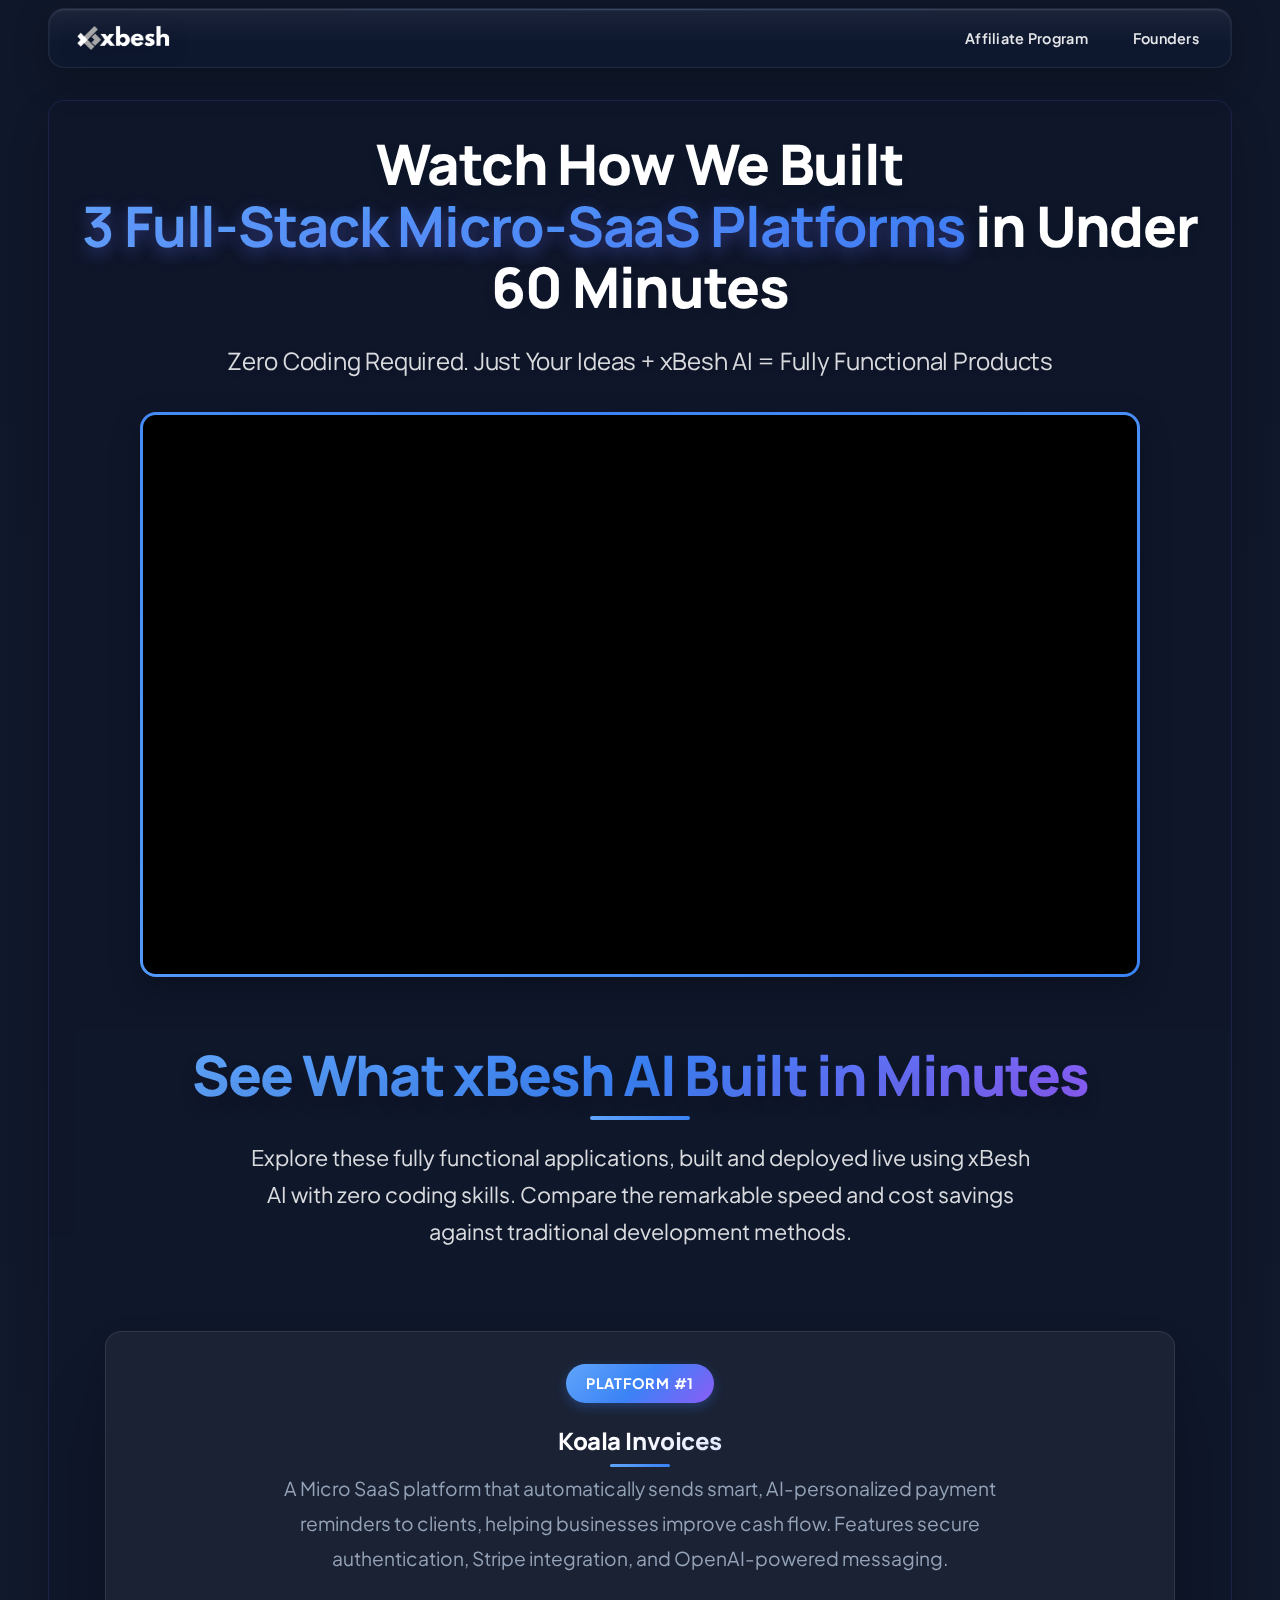
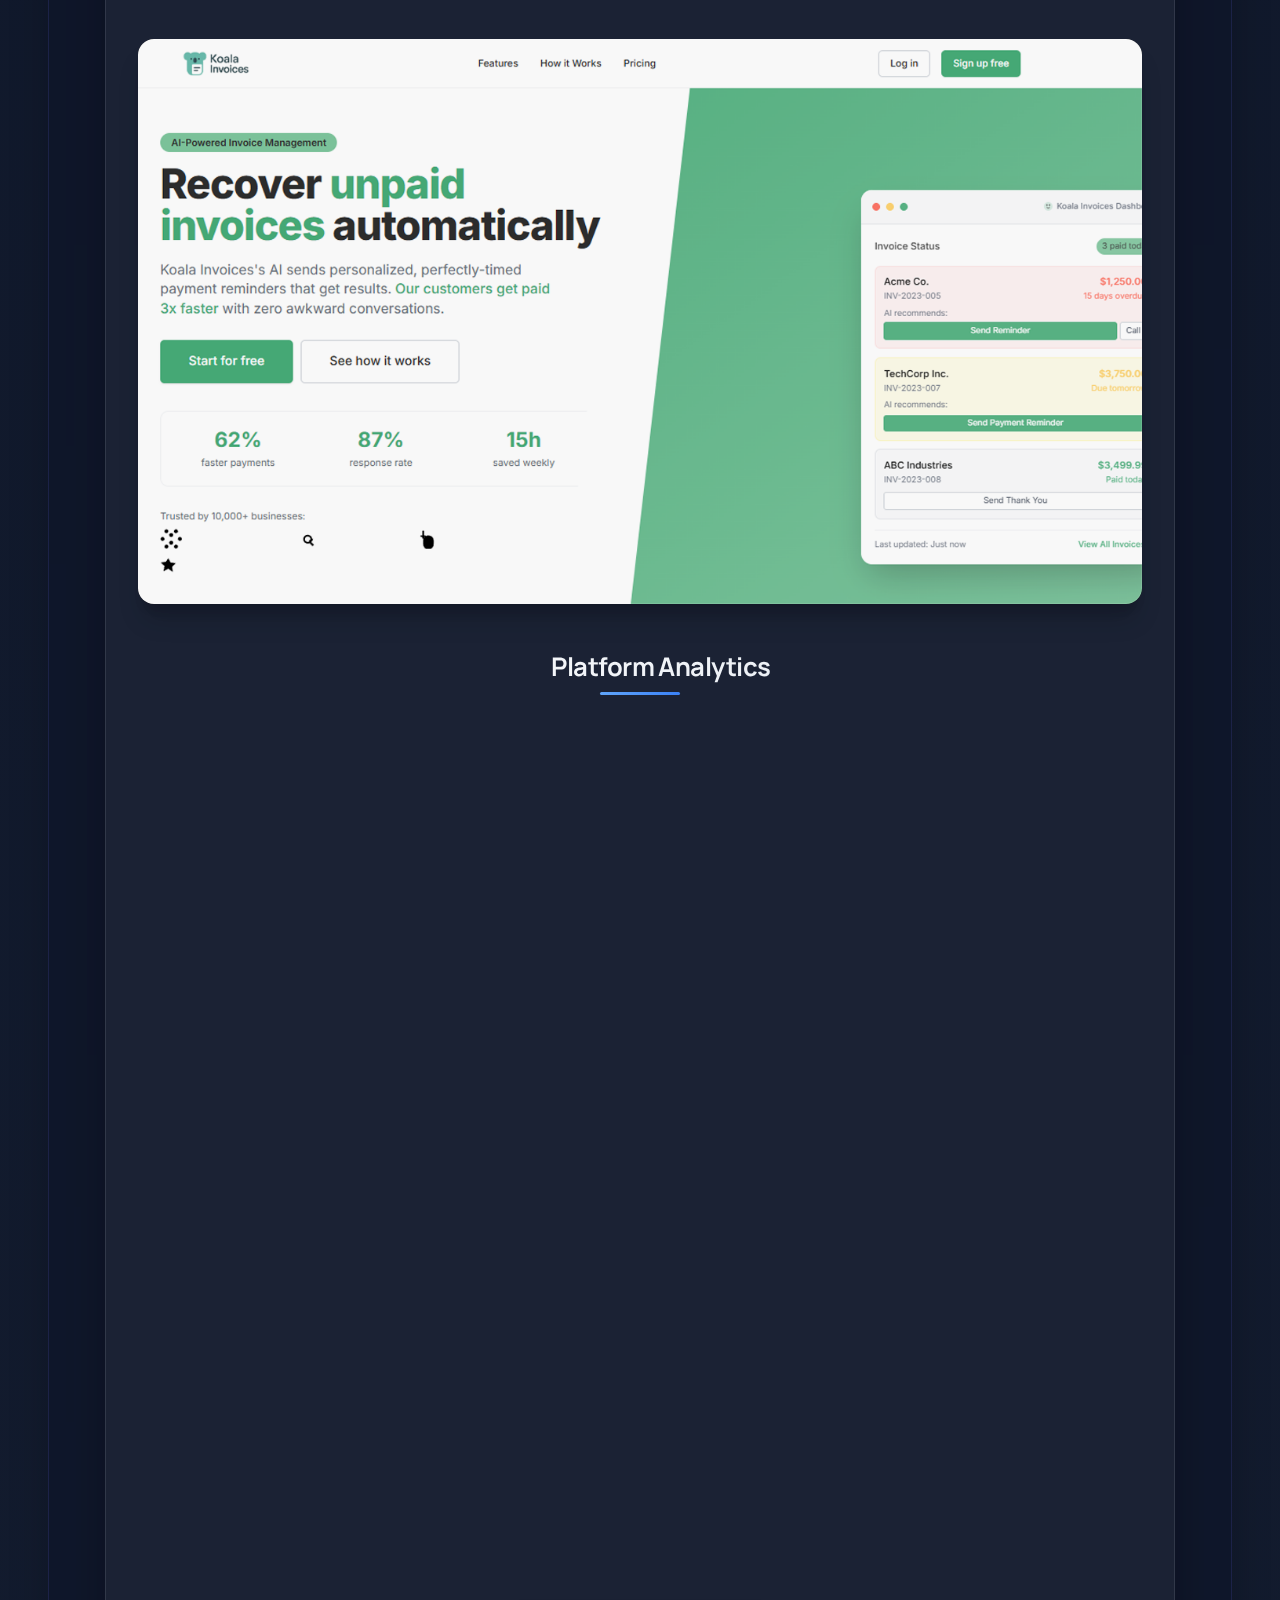
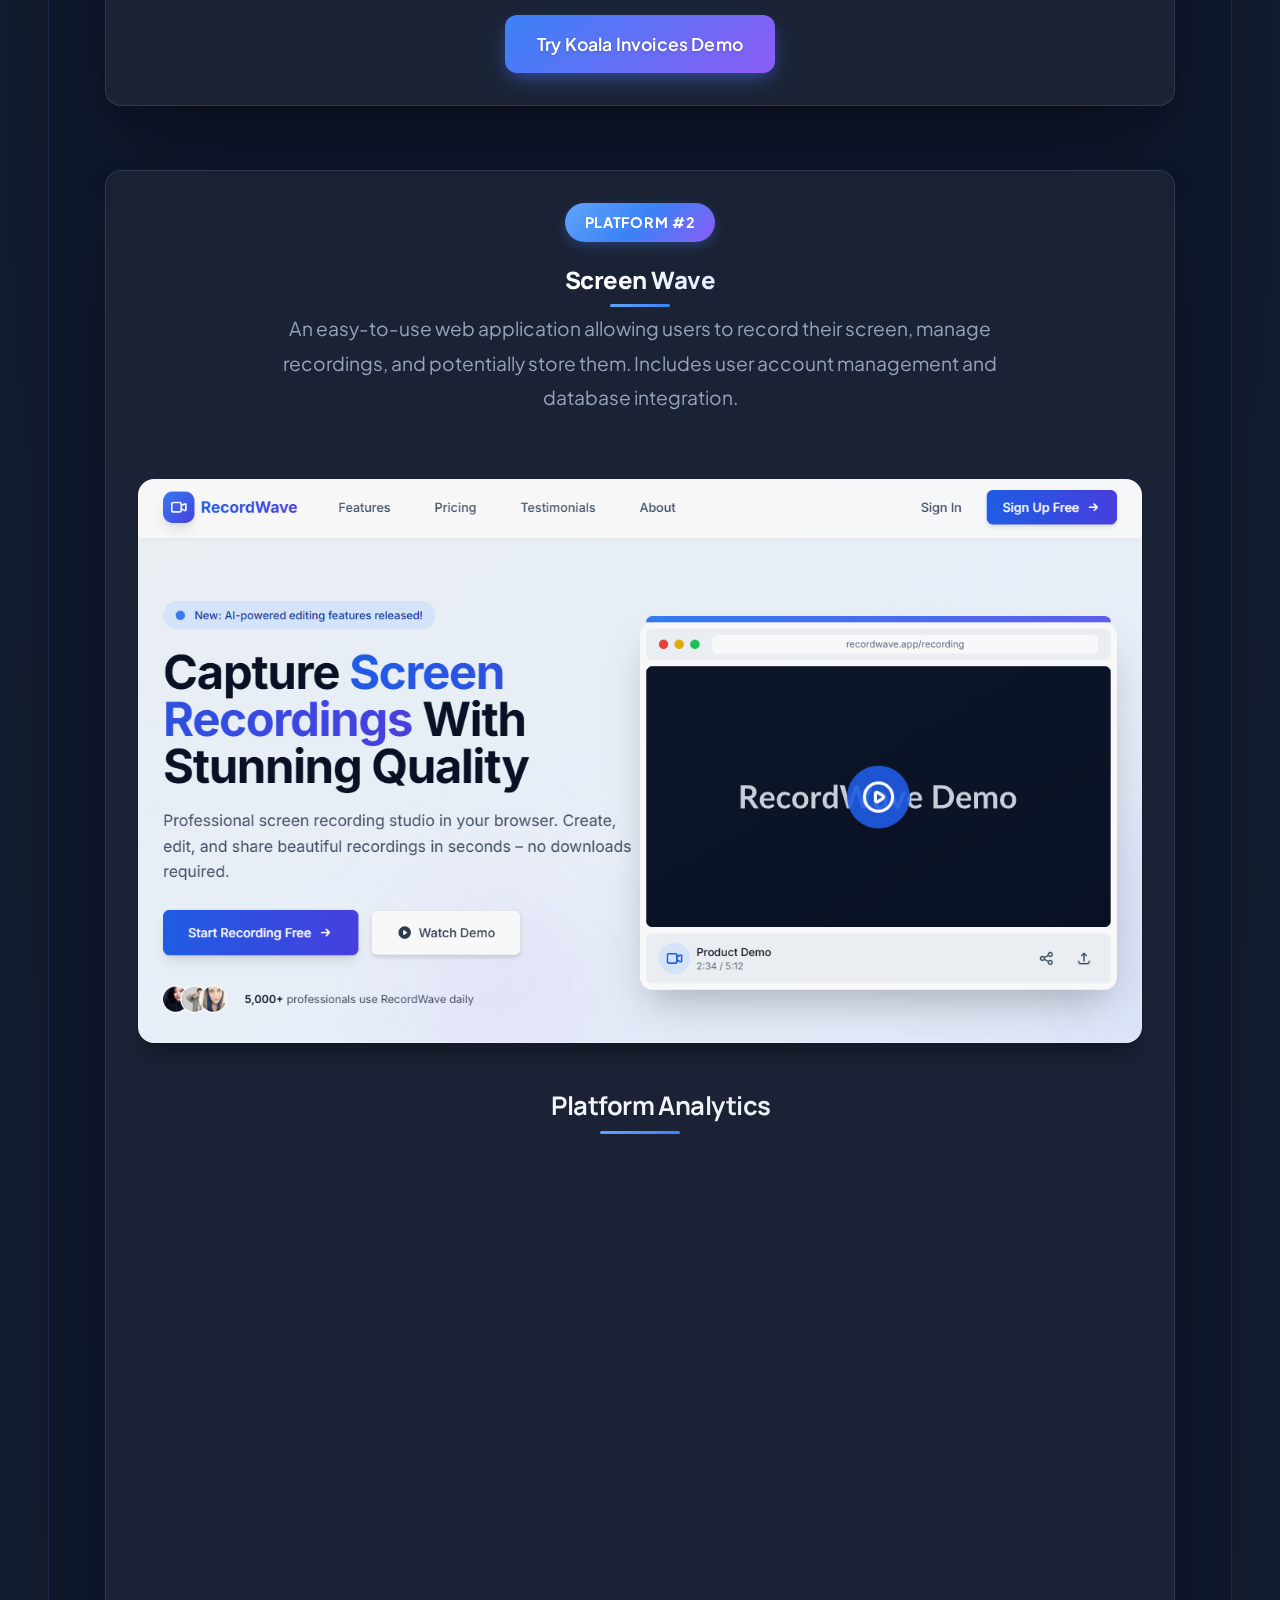
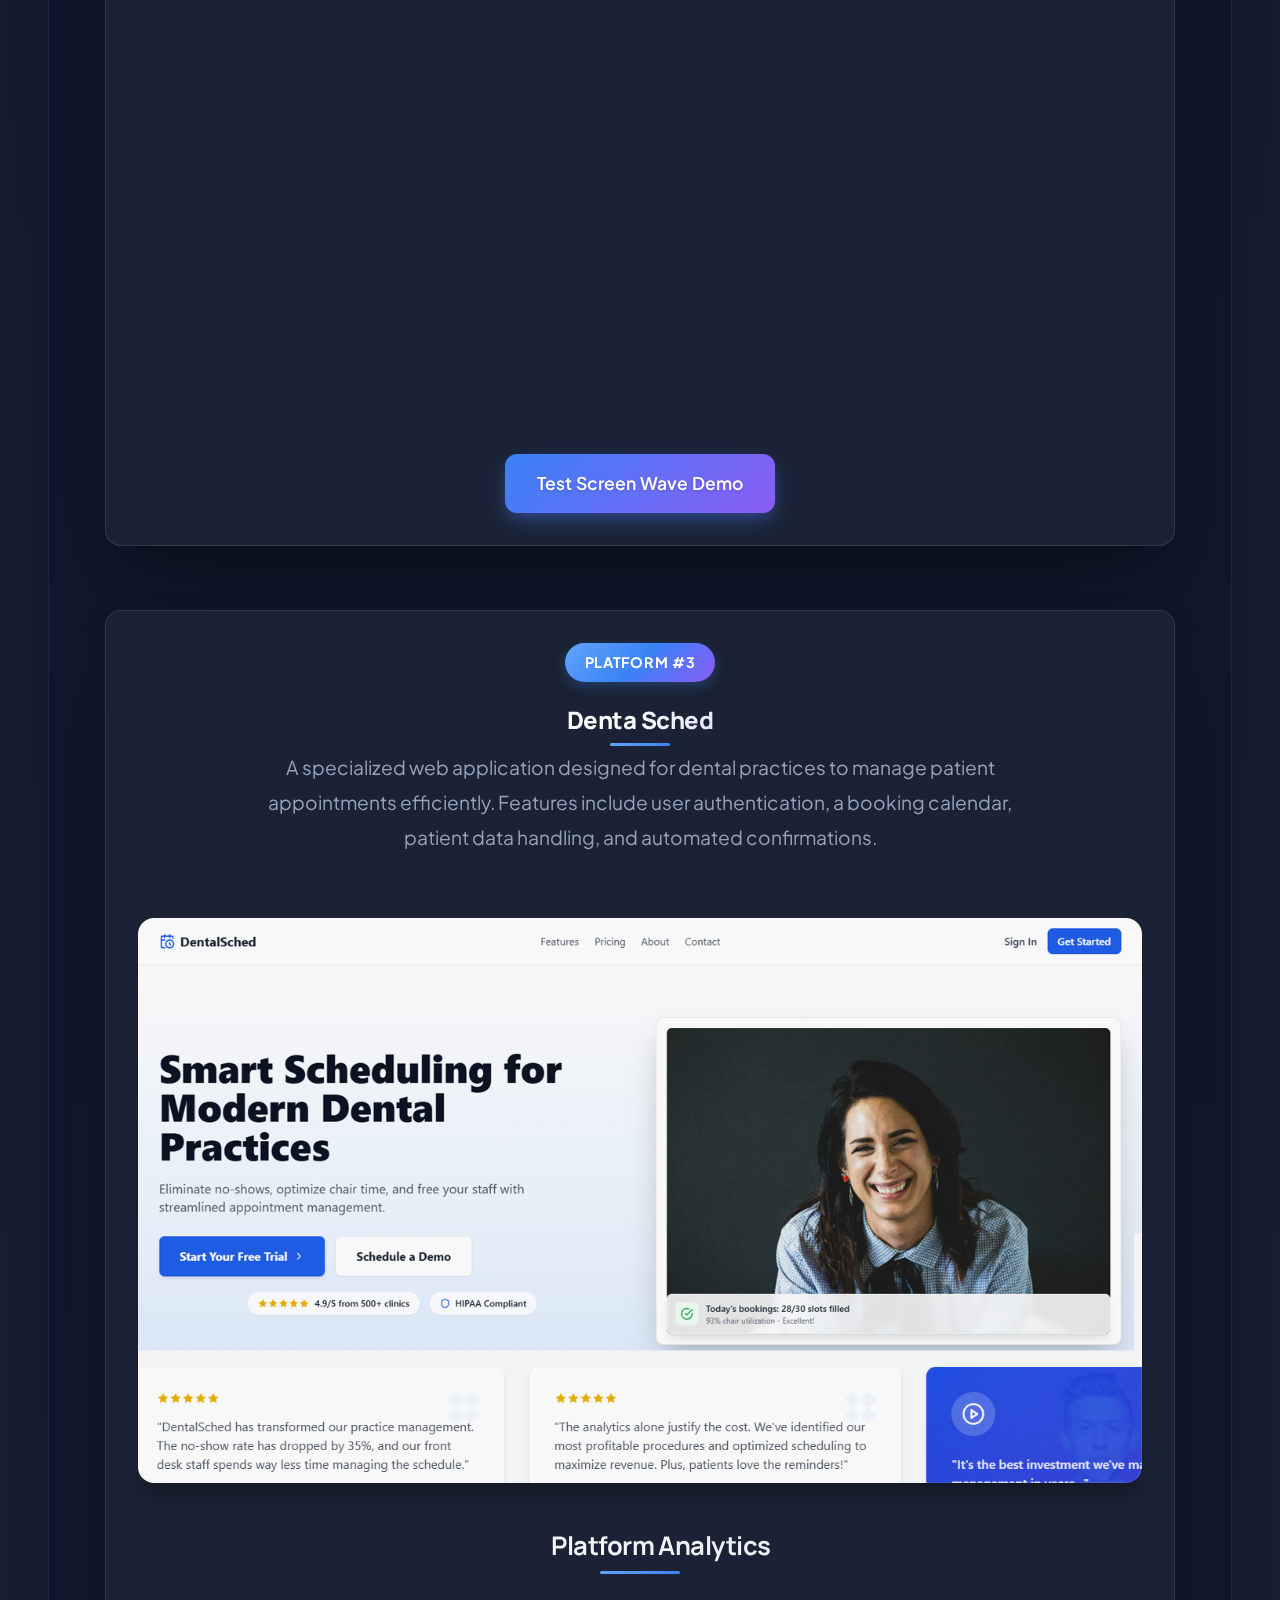
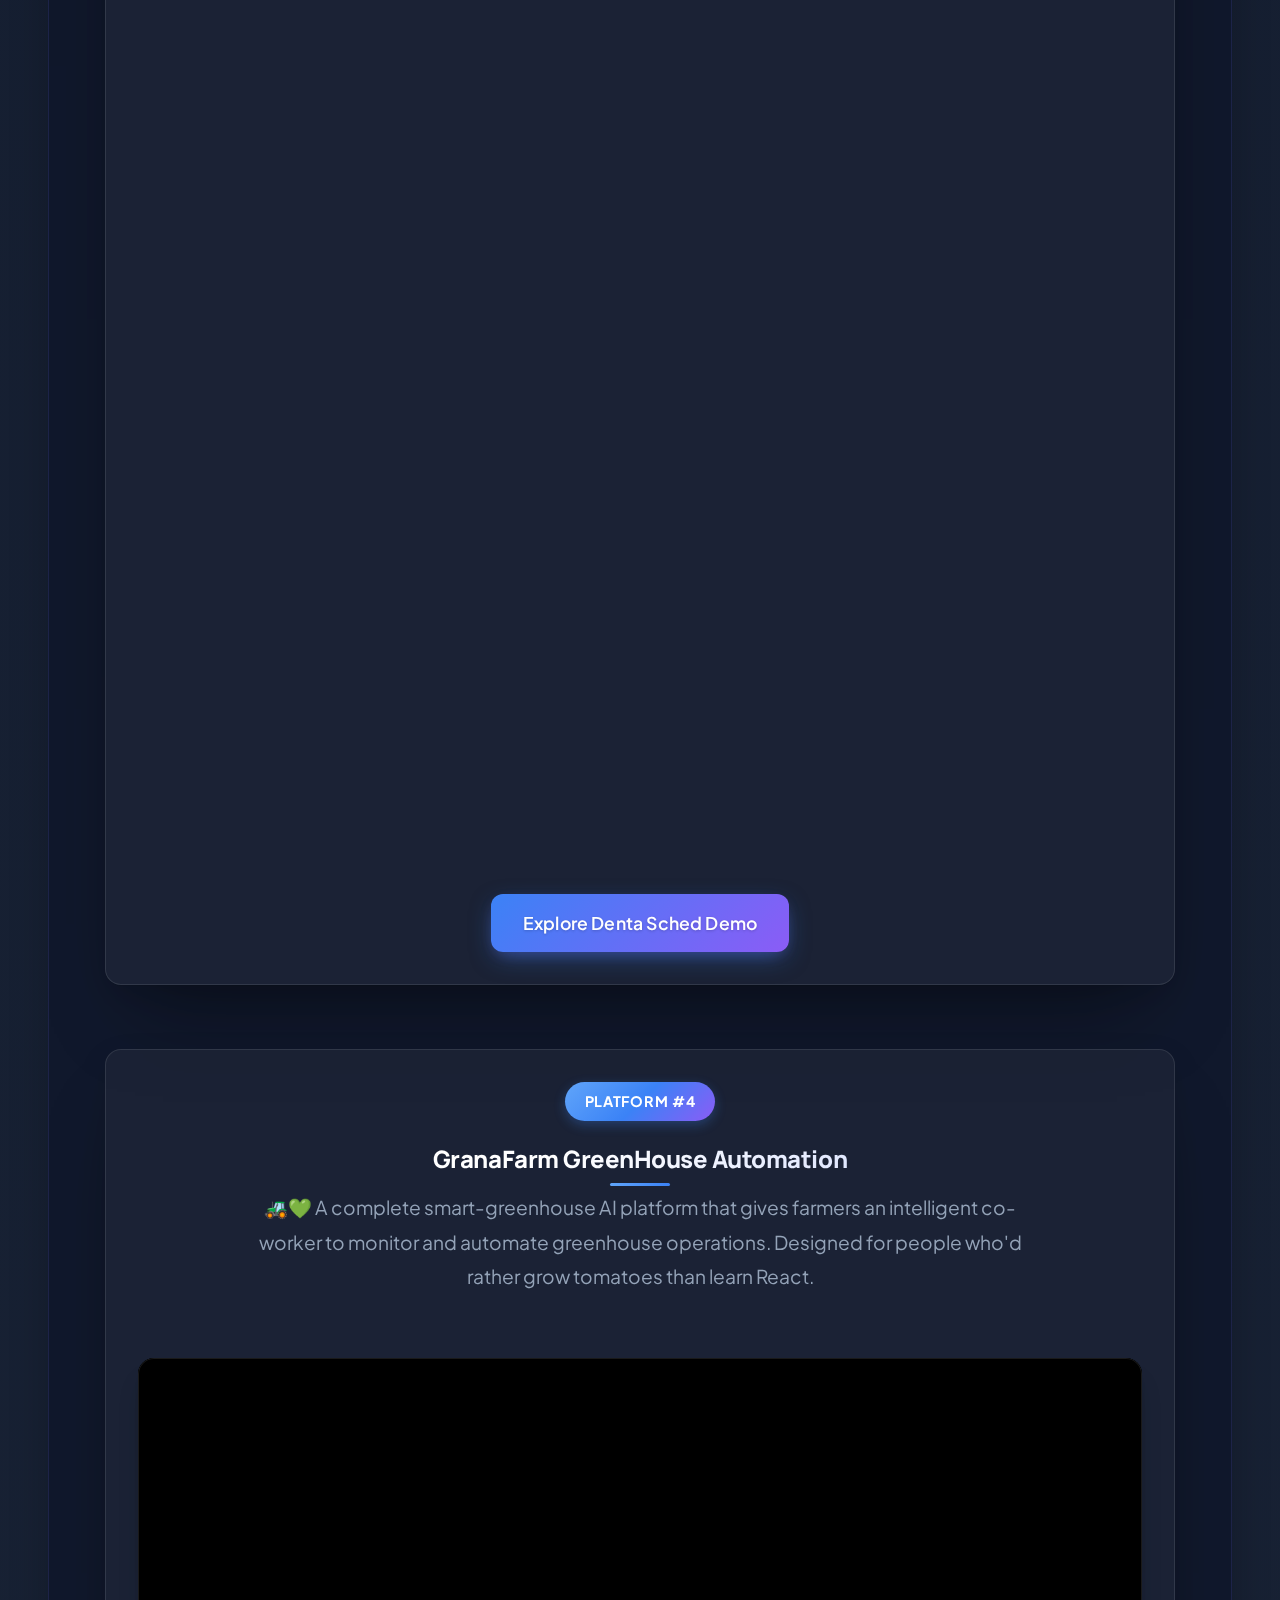
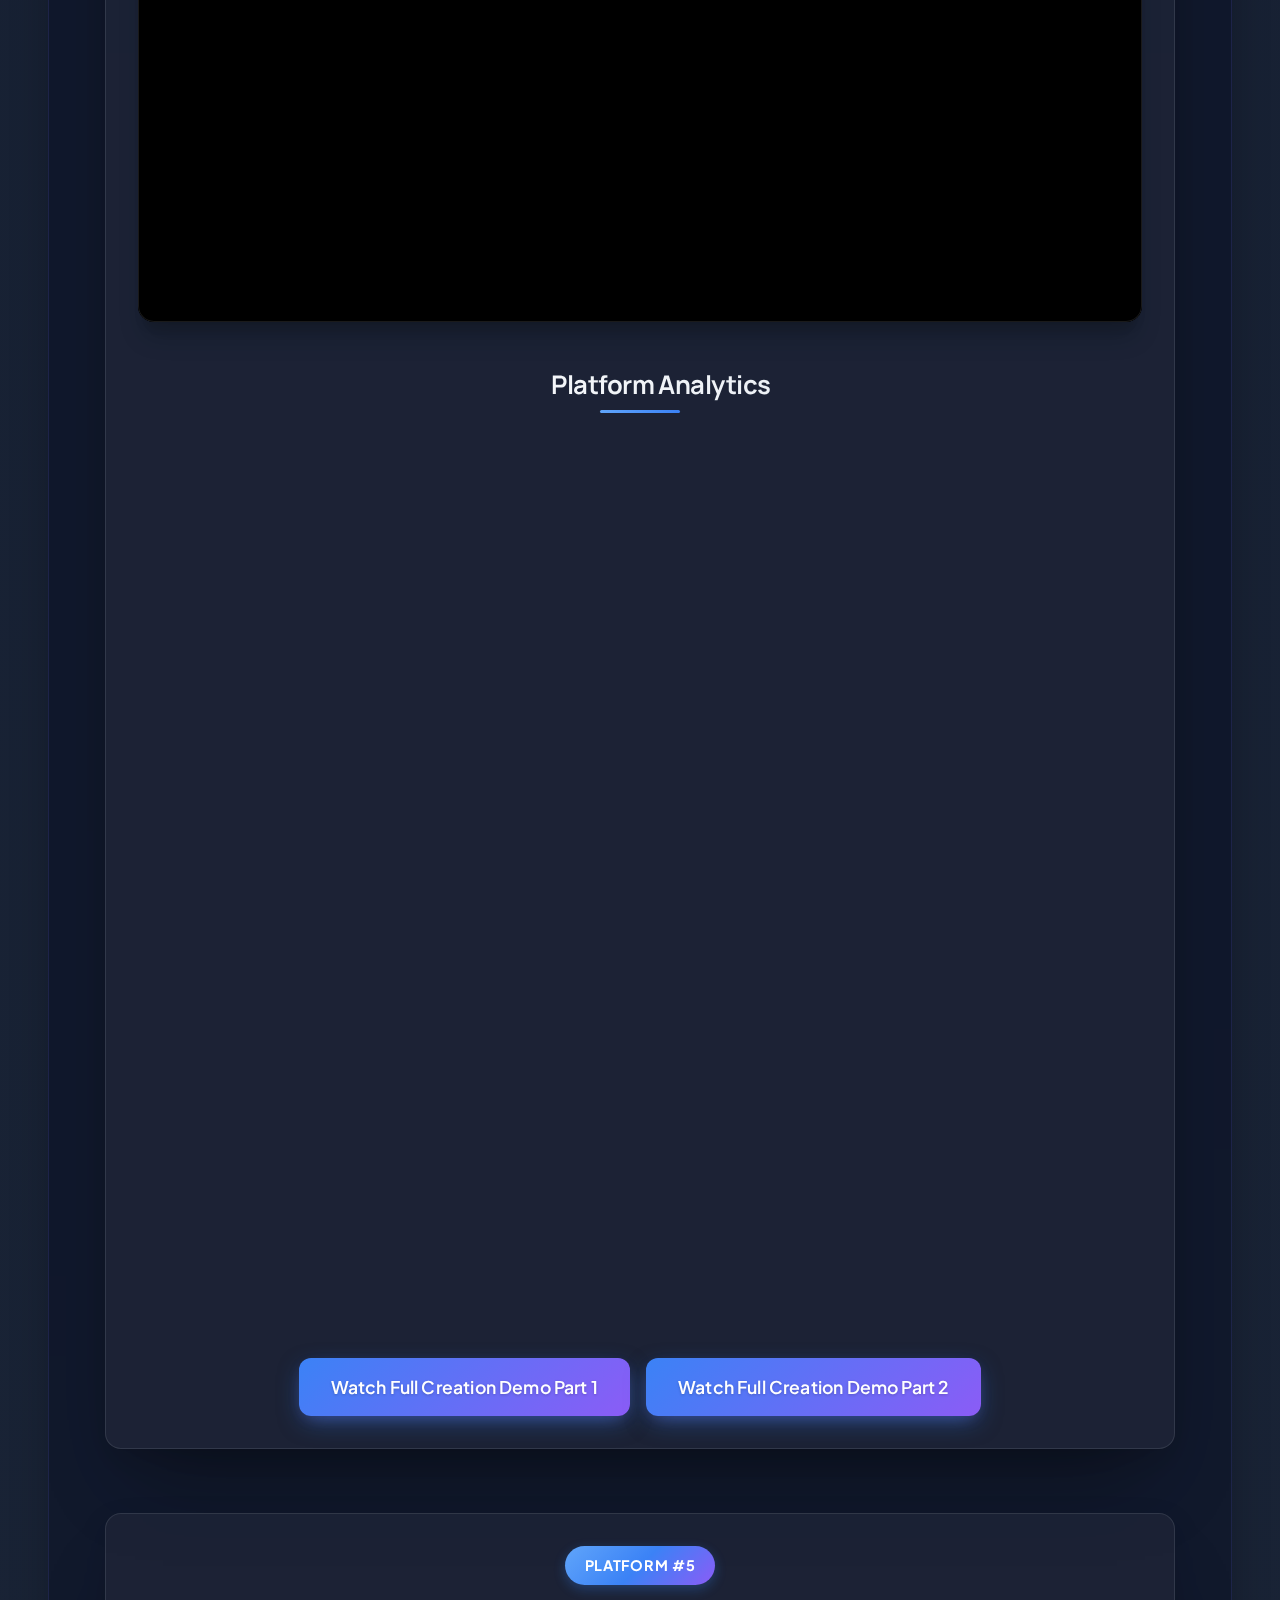
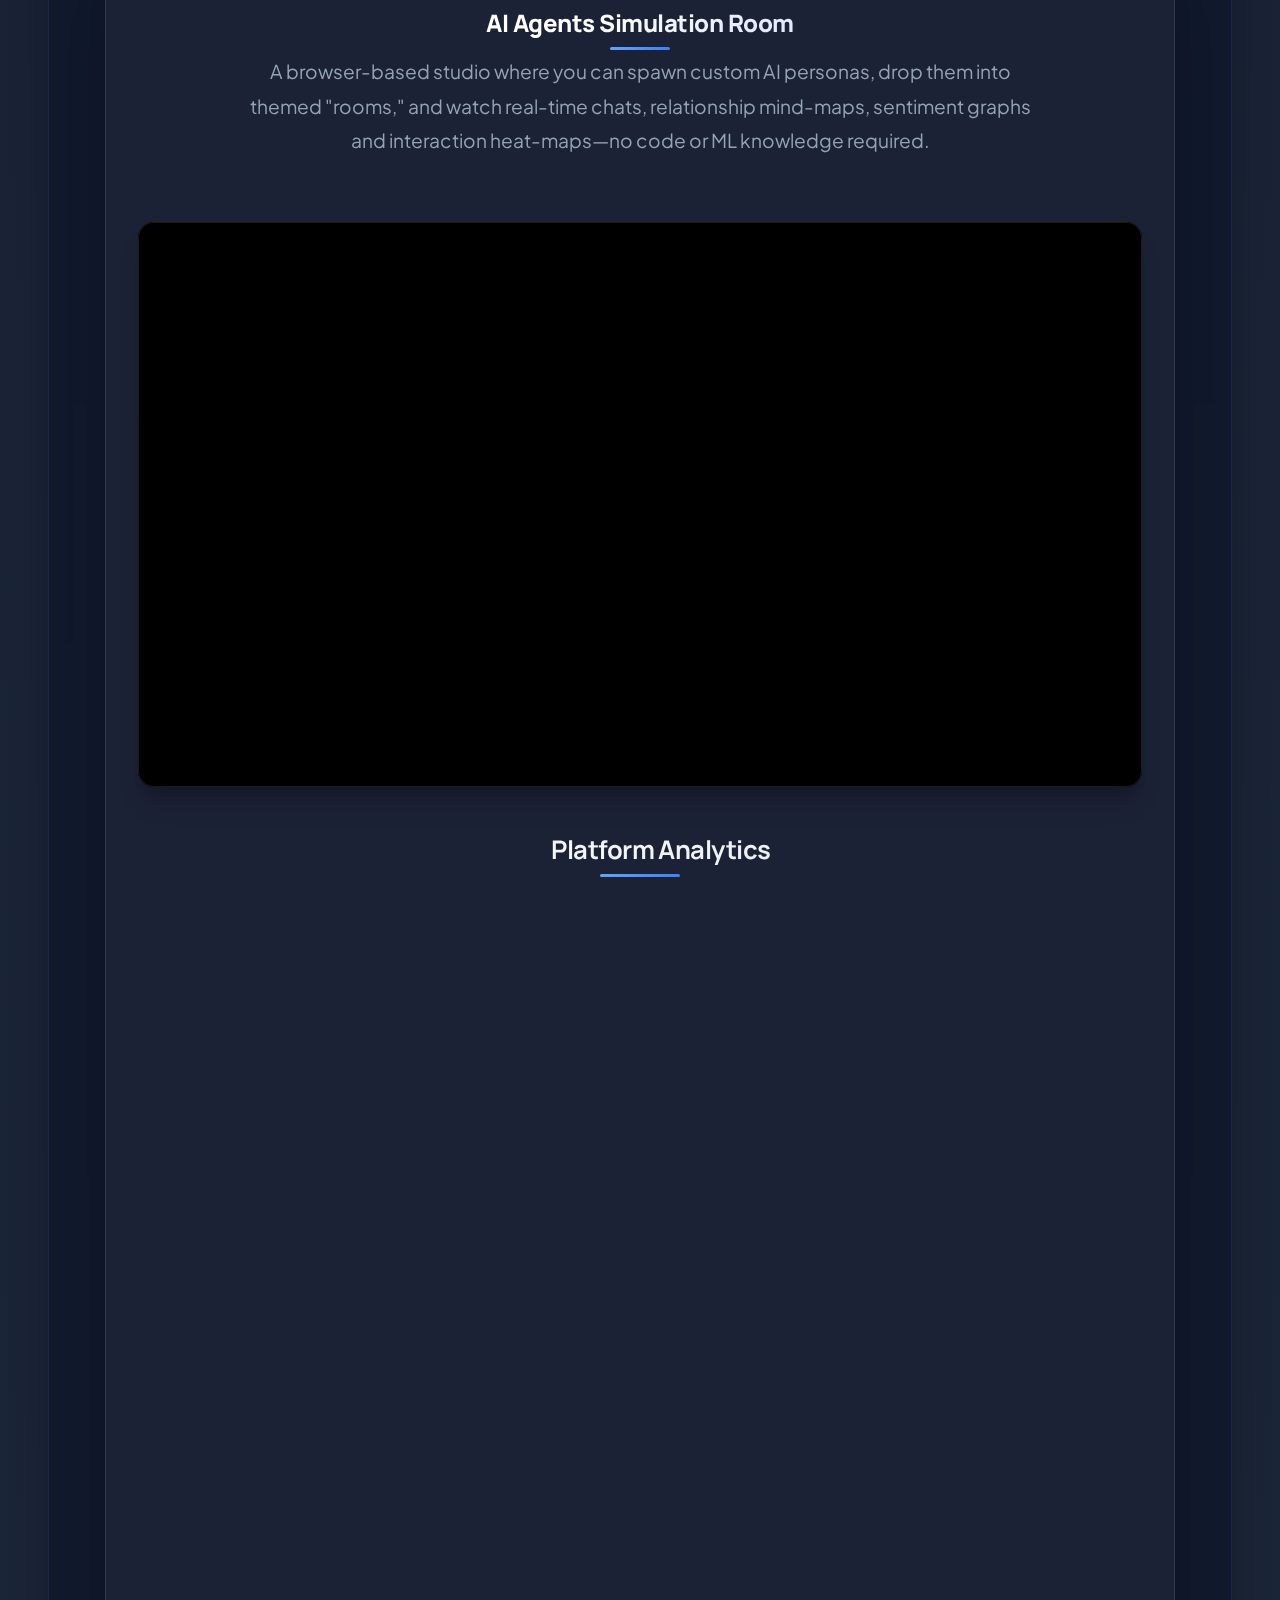
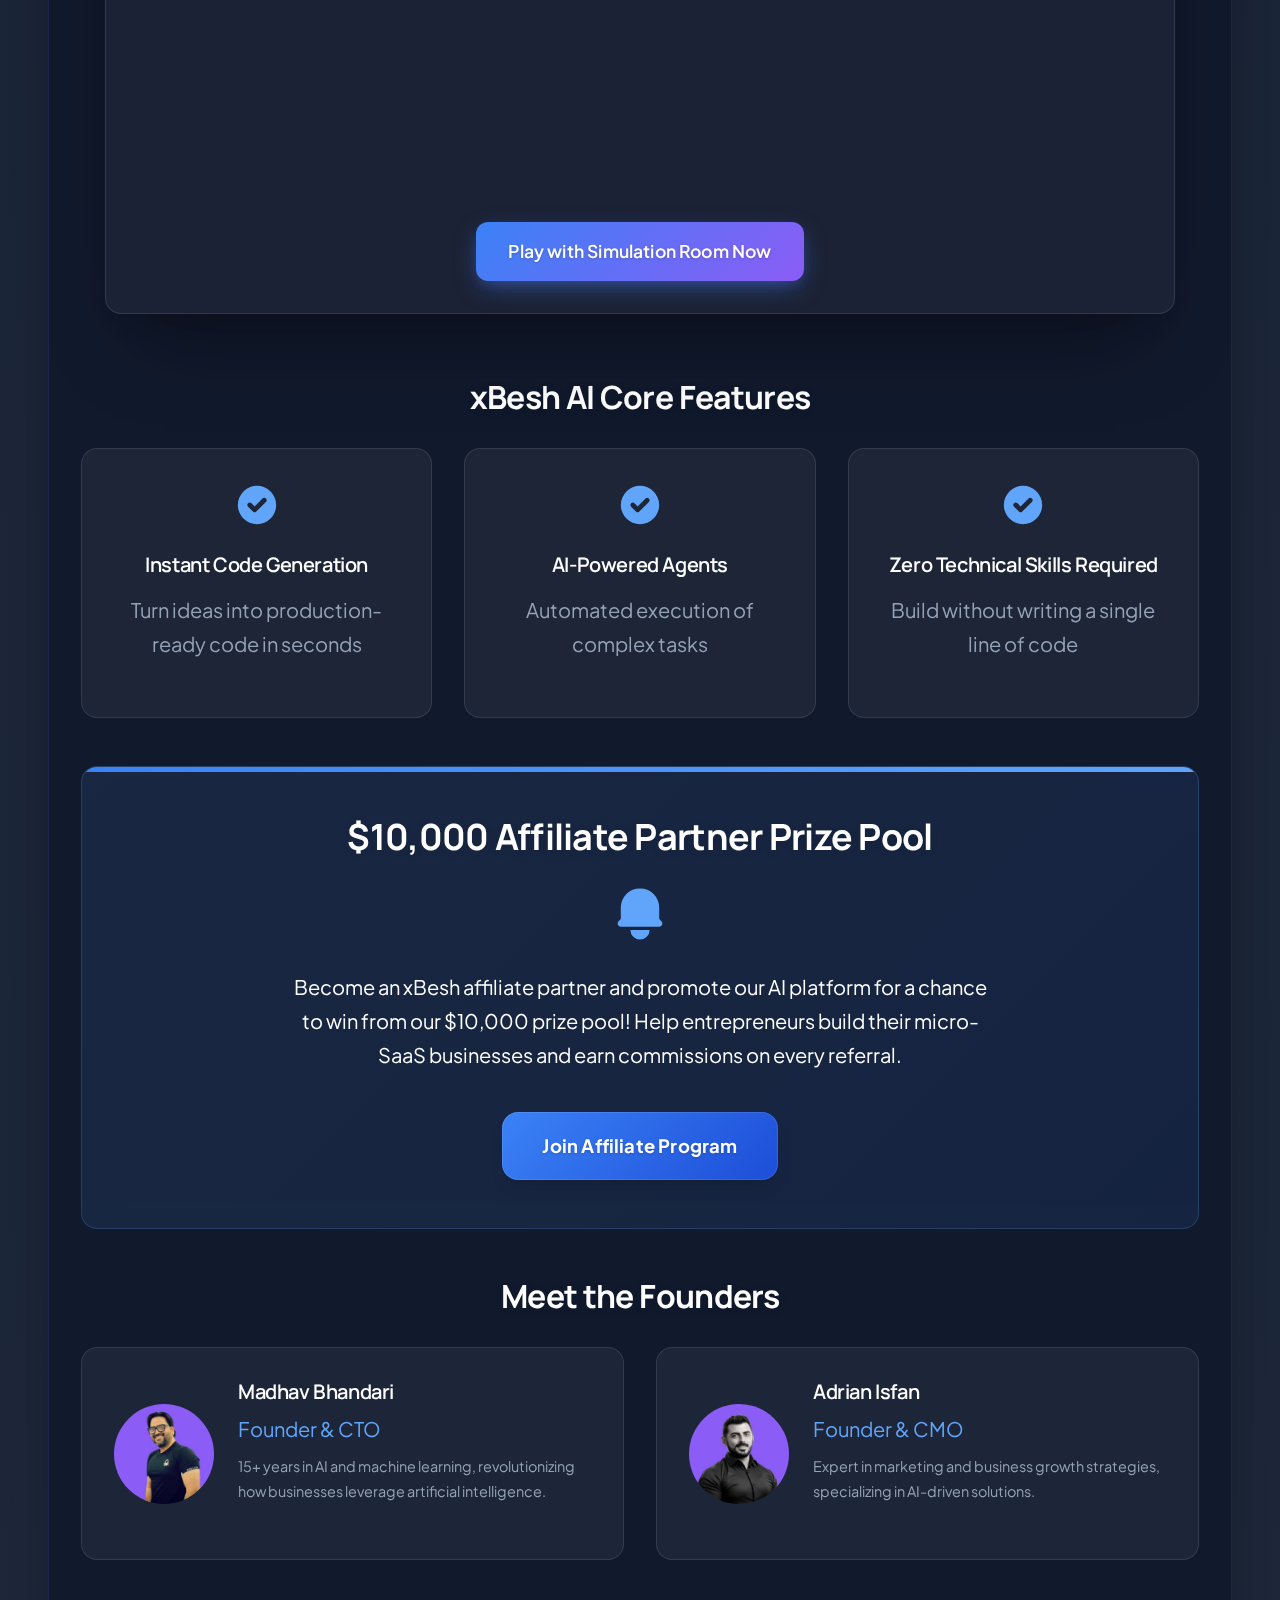
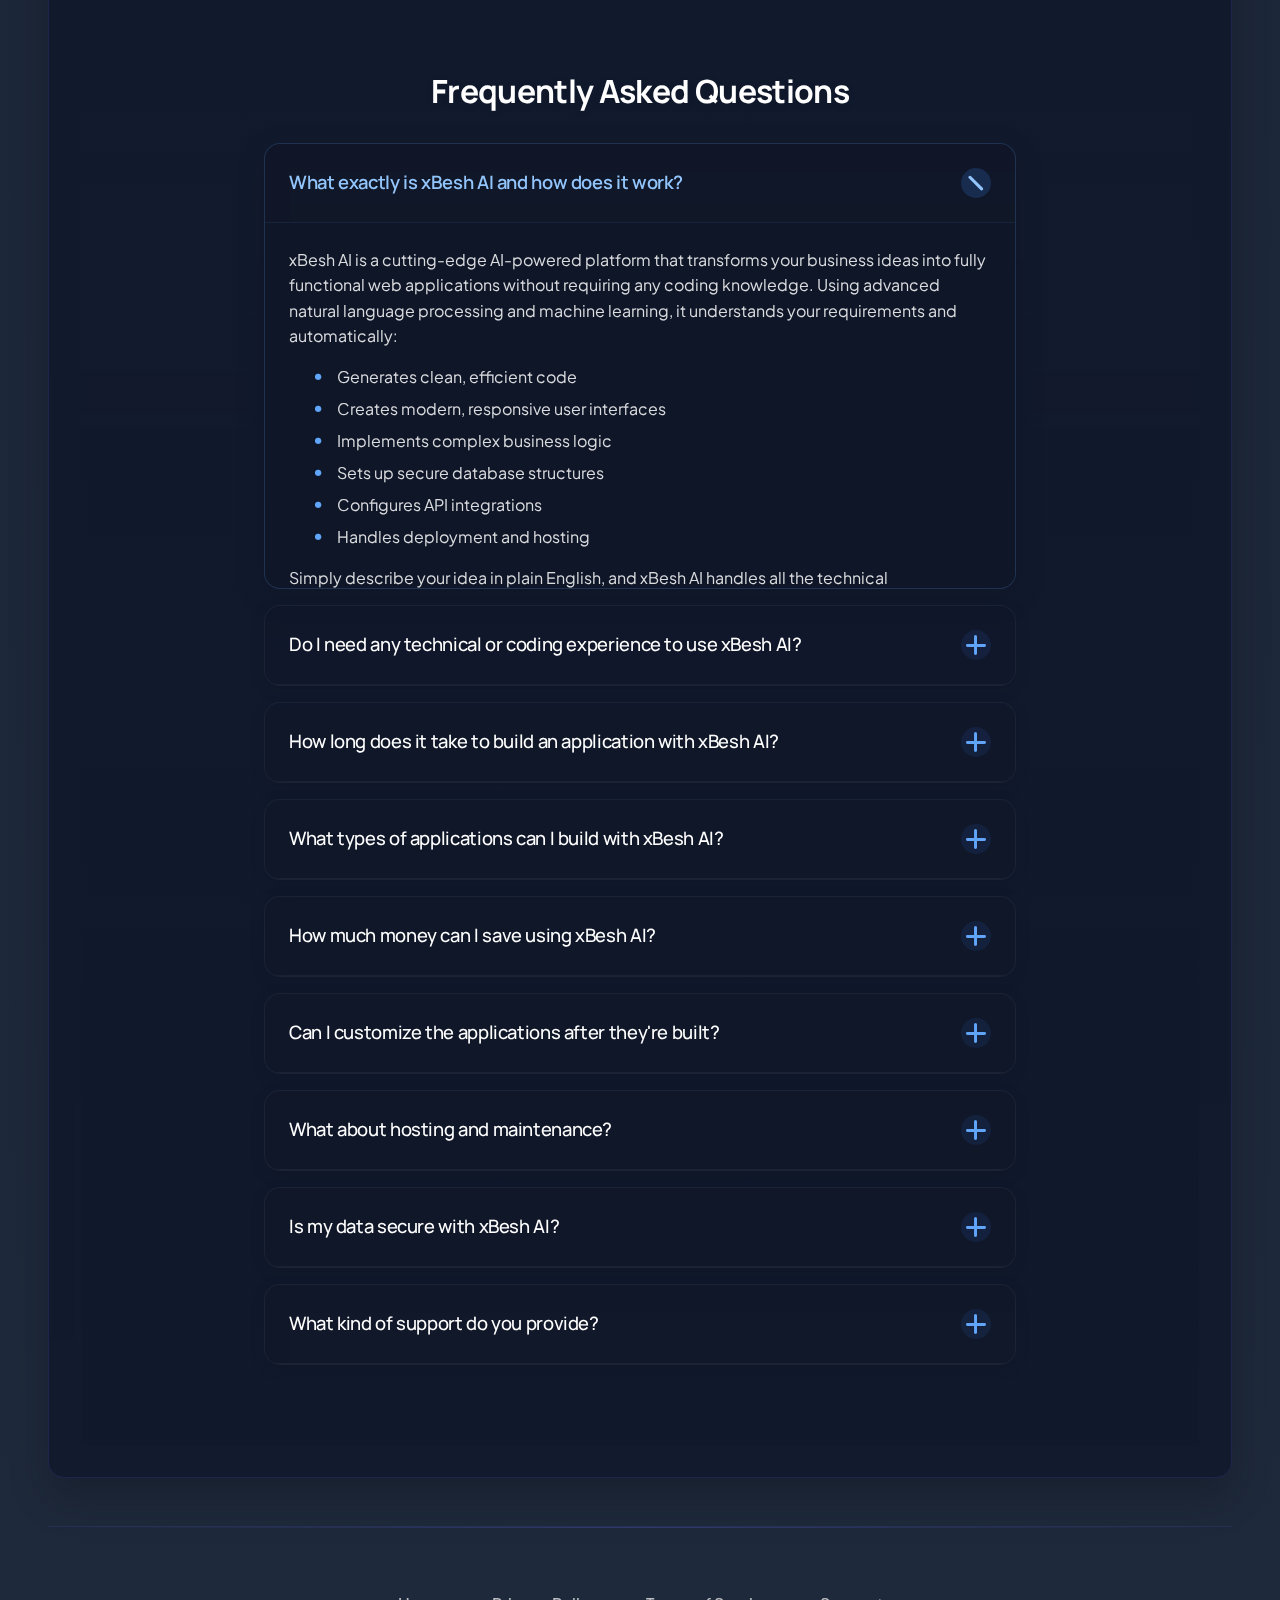
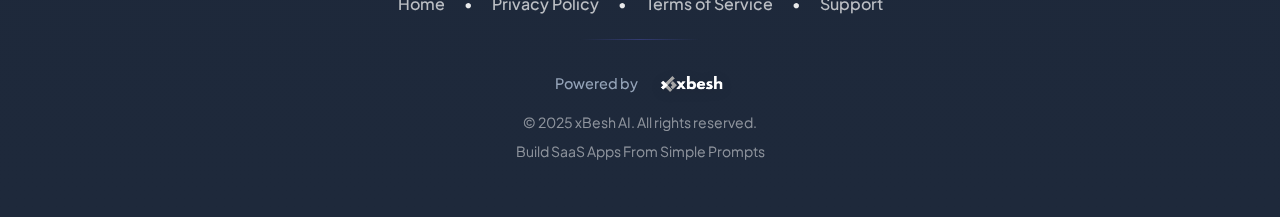
<file: index.html>
<!DOCTYPE html>
<html lang="en">
<head>
    <meta charset="UTF-8">
    <meta name="viewport" content="width=device-width, initial-scale=1.0, maximum-scale=1.0, minimum-scale=1.0, user-scalable=no, viewport-fit=cover">
    <meta name="theme-color" content="#0f172a">
    <meta name="apple-mobile-web-app-capable" content="yes">
    <meta name="apple-mobile-web-app-status-bar-style" content="black-translucent">
    <meta name="description" content="Watch how we built 3 full-stack micro-SaaS platforms in under 60 minutes using xBesh AI with zero coding required.">
    <title>xBesh AI - Early Sneak Peak Demo</title>
    <!-- Google tag (gtag.js) -->
    <script async src="https://www.googletagmanager.com/gtag/js?id=G-C3M2VYF58M"></script>
    <script>
      window.dataLayer = window.dataLayer || [];
      function gtag(){dataLayer.push(arguments);}
      gtag('js', new Date());

      gtag('config', 'G-C3M2VYF58M');
    </script>
    <link rel="preconnect" href="https://fonts.googleapis.com">
    <link rel="preconnect" href="https://fonts.gstatic.com" crossorigin>
    <link href="https://fonts.googleapis.com/css2?family=Plus+Jakarta+Sans:wght@400;500;600;700&family=Manrope:wght@400;500;600;700&display=swap" rel="stylesheet">
    <link rel="stylesheet" href="https://unpkg.com/swiper@10/swiper-bundle.min.css">
    <link rel="stylesheet" href="css/styles.css">
    <link rel="stylesheet" href="css/demo-styles.css">
    <link rel="stylesheet" href="https://cdnjs.cloudflare.com/ajax/libs/font-awesome/6.4.0/css/all.min.css">
    <style>
        /* Slimmer Navigation Menu - Max Height 60px */
        .site-header {
            padding-top: 0.2rem;
            padding-bottom: 0.2rem;
            max-height: 60px;
            overflow: hidden;
            display: flex;
            align-items: center;
            margin-top: 0.5rem; /* Added top margin */
            position: relative; /* Needed for absolute positioned mobile menu */
        }

        .site-header .header-content {
            padding-top: 0; /* Remove padding */
            padding-bottom: 0; /* Remove padding */
            min-height: auto;
            align-items: center;
            display: flex; /* Ensure flex layout */
            justify-content: space-between; /* Space out logo, nav, button */
            width: 100%; /* Take full width */
            height: 100%; /* Take full available height */
        }

        .logo-container {
             padding: 0;
             display: flex;
             align-items: center;
             height: 100%; /* Make container fill header height */
             /* Adjust margin if needed for spacing */
             /* margin-right: auto; */ 
        }

        .logo {
            /* Remove explicit width/height constraints */
            /* height: 40%; */ /* Removed percentage height */
            max-height: 30px; /* Explicit max-height for logo */
            width: auto; /* Maintain aspect ratio */
            vertical-align: middle;
            object-fit: contain; /* Ensure logo fits without distortion */
            display: flex;
            align-items: center;
            width: 100%; /* Make items take full width */
            text-align: center; /* Center text */
        }

        .nav-list {
            margin: 0; /* Reset potential default margins */
            align-items: center; /* Vertically align nav items */
        }

        .main-nav {
            display: flex;
            align-items: center; /* Vertically align nav items */
        }

        .nav-item {
            margin-left: 0.8rem; /* Slightly Reduced spacing between items */
        }

        .nav-link {
            padding: 0.3rem 0.5rem;
            font-size: 0.9rem;
            line-height: 1; /* Ensure text fits */
        }

        .nav-item.dropdown .dropdown-menu {
            top: calc(100% + 2px); /* Adjust dropdown position slightly */
        }

        .mobile-menu-toggle {
            padding: 0.4rem 0.6rem;
            font-size: 1.1rem;
            height: 100%;
            display: none; /* Hide by default */
            align-items: center;
            cursor: pointer; /* Add pointer cursor */
            background: none; /* Ensure no background */
            border: none; /* Ensure no border */
            color: inherit; /* Inherit text color */
        }

        /* Mobile Specific Adjustments */
        @media (max-width: 768px) {
            .main-nav {
                display: none; /* Hide main nav on mobile by default */
                /* Remove positioning from here, handled by .mobile-menu-active */
            }

            .mobile-menu-toggle {
                display: flex; /* Show hamburger menu on mobile */
            }
        }

        /* Styles for when mobile menu is active (JS adds class to body) */
        body.mobile-menu-active .main-nav {
            display: block; /* Show nav when active */
            position: absolute;
            top: 100%; /* Position below the header */
            left: 0;
            right: 0;
            background-color: rgba(15, 23, 42, 0.95); /* Adjust background color/opacity */
            padding: 1rem;
            z-index: 1000; /* Ensure it's on top */
            border-bottom-left-radius: 8px;
            border-bottom-right-radius: 8px;
            box-shadow: 0 4px 6px rgba(0,0,0,0.1);
        }

        body.mobile-menu-active .nav-list {
            flex-direction: column; /* Stack items vertically */
            align-items: center; /* Center items */
        }

        body.mobile-menu-active .nav-item {
            margin-left: 0; /* Remove horizontal margin */
            margin-bottom: 1rem; /* Add spacing between vertical items */
            width: 100%; /* Make items take full width */
            text-align: center; /* Center text */
        }

        body.mobile-menu-active .nav-item:last-child {
            margin-bottom: 0;
        }

        body.mobile-menu-active .nav-link {
            display: block; /* Make links block level */
            padding: 0.8rem 1rem;
            width: 100%;
        }

        body.mobile-menu-active .nav-item.dropdown {
             overflow: visible; /* Ensure dropdown isn't clipped */
             position: relative; /* Establish positioning context */
        }

        body.mobile-menu-active .dropdown-menu {
            /* position: static; */ /* Removed static positioning */
            box-shadow: none;
            background-color: transparent;
            border: none;
            margin-top: 0.5rem;
            padding: 0.5rem; /* Add some padding */
            margin-top: 0.5rem;
            box-shadow: 0 2px 4px rgba(0,0,0,0.2); /* Subtle shadow */
            width: calc(100% - 1rem); /* Adjust width considering padding */
            margin-left: 0.5rem; /* Center it slightly */
            /* z-index: 1001; */ /* Ensure it's above the main mobile nav */
            position: relative; /* Keep in flow relative to parent */
            z-index: 1002; /* Increased z-index */
        }

        body.mobile-menu-active .dropdown-menu li a {
            color: #cbd5e1; /* Adjust color for visibility */
            padding: 0.5rem 1rem; /* Adjust padding for dropdown items */
            display: block; /* Ensure full width clickable */
        }

        /* Mobile Responsive Styles */
        @media (max-width: 768px) {
            .container {
                padding: 0 15px;
            }

            .content-card {
                padding: 20px;
                margin: 10px 0;
            }

            h1 {
                font-size: 24px;
                line-height: 1.3;
            }

            h2 {
                font-size: 20px;
            }

            .video-wrapper {
                margin: 20px 0;
                padding: 2px;
            }

            .video-container {
                padding-top: 56.25%;
                border-radius: 8px;
                overflow: hidden;
                position: relative;
            }
            
            .video-container iframe {
                position: absolute;
                top: 0;
                left: 0;
                width: 100%;
                height: 100%;
                border: none;
                border-radius: 8px;
            }

            .platform-card {
                margin: 20px 0;
                padding: 15px;
            }

            .platform-image img {
                max-width: 100%;
                height: auto;
            }

            .stats-grid {
                grid-template-columns: 1fr;
                gap: 15px;
            }

            .benefits-row {
                flex-direction: column;
                gap: 15px;
            }

            .benefit-card {
                width: 100%;
            }

            .features-grid {
                grid-template-columns: 1fr;
                gap: 20px;
            }

            .founders-grid {
                grid-template-columns: 1fr;
                gap: 20px;
            }

            .faq-item {
                margin: 15px 0;
            }

            .faq-question h3 {
                font-size: 18px;
                padding-right: 30px;
            }

            .footer-nav {
                flex-direction: column;
                align-items: center;
                gap: 10px;
            }

            .footer-nav a {
                margin: 5px 0;
            }

            /* Mobile Navigation Improvements */
            .platform-showcase {
                padding: 15px 0;
            }

            .platform-stats-container {
                padding: 15px;
            }

            .chart-container {
                margin: 10px 0;
            }

            .pie-chart-container {
                width: 200px;
                height: 200px;
            }

            /* Touch-friendly adjustments */
            .btn, .demo-cta {
                padding: 12px 20px;
                min-width: 120px;
            }

            /* Mobile-specific animations */
            @media (hover: none) {
                .platform-image:hover {
                    transform: none !important;
                }
                
                .platform-image img:hover {
                    transform: none !important;
                }
            }
        }

        /* Disabling all video hover effects to prevent zoom issues */
        .video-container:hover,
        .video-container:hover iframe,
        .platform-image:hover,
        .platform-image:hover img,
        .platform-image:hover .video-container {
            transform: none !important;
        }

        /* Tablet Responsive Styles */
        @media (min-width: 769px) and (max-width: 1024px) {
            .container {
                padding: 0 30px;
            }

            .stats-grid {
                grid-template-columns: repeat(2, 1fr);
            }

            .features-grid {
                grid-template-columns: repeat(2, 1fr);
            }
            
            .video-wrapper {
                max-width: 90%;
            }
        }

        /* General Responsive Improvements */
        .container {
            max-width: 100%;
            overflow-x: hidden;
        }

        img {
            max-width: 100%;
            height: auto;
        }
        
        /* Enhanced video container styles */
        .video-wrapper {
            position: relative;
            width: 100%;
            max-width: 1000px;
            margin: 2rem auto;
            border-radius: 1rem;
            overflow: hidden;
            box-shadow: 0 10px 30px rgba(0, 0, 0, 0.3);
            padding: 3px;
            background: linear-gradient(45deg, #60a5fa, #3b82f6, #60a5fa);
            background-size: 200% 200%;
            animation: gradientBorder 3s ease infinite;
        }

        .video-container {
            position: relative;
            width: 100%;
            padding-bottom: 56.25%; /* 16:9 Aspect Ratio */
            border-radius: 0.8rem;
            overflow: hidden;
            background: #000;
        }

        .video-container iframe {
            position: absolute;
            top: 0;
            left: 0;
            width: 100%;
            height: 100%;
            border: none;
            border-radius: 0.8rem;
        }

        /* Improved Mobile Menu */
        @media (max-width: 768px) {
            .logo-container {
                padding: 10px 0;
            }

            .logo {
                max-width: 120px;
            }
        }
        
        /* Small screen optimization */
        @media (max-width: 480px) {
            .video-wrapper {
                padding: 2px;
                margin: 1.5rem auto;
                border-radius: 0.5rem;
            }
            
            .video-container {
                border-radius: 0.4rem;
            }
            
            .video-container iframe {
                border-radius: 0.4rem;
            }
        }

        /* Footer Alignment Fix */
        .footer-brand {
            display: flex;
            align-items: center; /* Vertically center items */
            justify-content: center; /* Horizontally center the block */
            margin-top: 1rem; /* Add some space above */
            margin-bottom: 1rem; /* Add some space below */
        }

        .footer-brand span {
            margin-right: 0.5rem; /* Add space between text and logo */
            font-size: 0.9rem; /* Adjust font size if needed */
            color: #94a3b8; /* Match copyright text color */
        }

        .footer-brand .logo {
            max-height: 20px; /* Control logo size in footer */
            width: auto;
            vertical-align: middle; /* Keep just in case */
        }

        /* Removed duplicate media query declaration that caused linter error */
    </style>
</head>
<body>
    <div class="container">
        <header class="site-header glass-nav">
            <div class="header-content">
        <div class="logo-container">
                    <a href="/" class="logo-link">
            <img src="images/2.png" alt="xBesh Logo" class="logo">
                    </a>
        </div>
                <nav class="main-nav">
                    <ul class="nav-list">
                        <li class="nav-item"><a href="https://jv.xbesh.com" class="nav-link">Affiliate Program</a></li>
                        <li class="nav-item"><a href="#founders-section" class="nav-link">Founders</a></li>
                    </ul>
                </nav>
                <button class="mobile-menu-toggle" aria-label="Toggle menu">
                    <i class="fas fa-bars"></i>
                </button>
            </div>
        </header>
        
        <div class="content-card card animate-fade-in-up mx-auto">
            <!-- Main Headline -->
            <h1 class="text-center">
                Watch How We Built <span class="text-gradient">3 Full-Stack Micro-SaaS Platforms</span> in Under 60 Minutes
            </h1>

            <!-- Sub-headline -->
            <h2 class="text-center subtitle mb-8 mt-6">
                Zero Coding Required. Just Your Ideas + xBesh AI = Fully Functional Products
            </h2>

            <!-- Demo Video -->
            <div class="video-wrapper mb-12">
                <div class="video-container wide">
                    <iframe src="https://player.vimeo.com/video/1078294397?badge=0&amp;autopause=0&amp;player_id=0&amp;app_id=58479" frameborder="0" allow="autoplay; fullscreen; picture-in-picture; clipboard-write; encrypted-media" title="xBesh AI Full Demo" loading="lazy"></iframe>
                </div>
            </div>

            <!-- Live Demo Platforms Section -->
            <section class="platform-showcase">
                <div class="platform-showcase-title">
                    <h2>See What xBesh AI Built in Minutes</h2>
                    <p>Explore these fully functional applications, built and deployed live using xBesh AI with zero coding skills. Compare the remarkable speed and cost savings against traditional development methods.</p>
                </div>

                <!-- AI Invoice Reminder Card -->
                <div class="platform-card">
                    <!-- Card Header -->
                    <div class="platform-header">
                        <div class="platform-pill">Platform #1</div>
                        <h3 class="platform-title">Koala Invoices</h3>
                        <p class="platform-description">A Micro SaaS platform that automatically sends smart, AI-personalized payment reminders to clients, helping businesses improve cash flow. Features secure authentication, Stripe integration, and OpenAI-powered messaging.</p>
                    </div>
                    
                    <!-- Card Image -->
                    <div class="platform-image">
                        <img src="images/koala-invoices-screenshot.png" alt="AI Invoice Reminder Dashboard">
                        <a href="https://www.koalainvoices.space/" class="demo-cta" target="_blank">
                            Check out Full DEMO <i class="fas fa-arrow-right"></i>
                        </a>
                    </div>
                    
                    <!-- Card Stats -->
                    <div class="platform-stats-container">
                        <h4 class="stats-title"><i class="fas fa-chart-line"></i> Platform Analytics</h4>
                        
                        <div class="stats-grid">
                            <!-- Niche & Time Info Card -->
                            <div class="stats-card primary-stats">
                                <div class="stats-card-header">
                                    <h5><i class="fas fa-clipboard-list"></i> Project Overview</h5>
                        </div>
                                <div class="stats-card-content">
                                    <div class="stat-info-row">
                                        <div class="stat-info-icon">
                                            <i class="fas fa-bullseye"></i>
                        </div>
                                        <div class="stat-info-content">
                                            <span class="stat-label">Target Market</span>
                                            <span class="stat-value primary">Freelancers, Small Businesses</span>
                        </div>
                                </div>
                                    <div class="stat-info-row">
                                        <div class="stat-info-icon">
                                            <i class="fas fa-stopwatch"></i>
                            </div>
                                        <div class="stat-info-content">
                                            <span class="stat-label">Development Time</span>
                                            <span class="stat-value primary">27 Minutes with xBesh AI</span>
                        </div>
                                </div>
                                    <div class="stat-info-row">
                                        <div class="stat-info-icon">
                                            <i class="fas fa-wallet"></i>
                            </div>
                                        <div class="stat-info-content">
                                            <span class="stat-label">Initial Investment</span>
                                            <span class="stat-value primary">~$0 (Excluding xBesh)</span>
                                        </div>
                                    </div>
                                </div>
                            </div>
                            
                            <!-- Time Saved Chart -->
                            <div class="stats-card chart-card">
                                <div class="stats-card-header">
                                    <h5><i class="fas fa-hourglass-half"></i> Time Efficiency Analysis</h5>
                                </div>
                                <div class="stats-card-content">
                                    <div class="chart-container time-chart">
                                        <div class="chart-bars">
                                            <div class="chart-bar-group">
                                                <div class="chart-label"><i class="fas fa-tools"></i> Traditional Development</div>
                                                <div class="chart-bar traditional">
                                                    <span class="chart-value">6-10 Weeks</span>
                                                </div>
                                            </div>
                                            <div class="chart-bar-group">
                                                <div class="chart-label"><i class="fas fa-robot"></i> xBesh AI Solution</div>
                                                <div class="chart-bar xbesh">
                                                    <span class="chart-value">27 Minutes</span>
                                                </div>
                                            </div>
                                        </div>
                                        <div class="chart-caption">
                                            <div class="time-saved-indicator">
                                                <i class="fas fa-bolt"></i>
                                                <span>99.8% Time Saved</span>
                                            </div>
                                        </div>
                                    </div>
                                </div>
                            </div>
                            
                            <!-- Cost Savings Chart -->
                            <div class="stats-card chart-card">
                                <div class="stats-card-header">
                                    <h5><i class="fas fa-dollar-sign"></i> Cost Efficiency Analysis</h5>
                                </div>
                                <div class="stats-card-content">
                                    <div class="chart-container cost-chart">
                                        <div class="pie-chart-container">
                                            <div class="pie-chart">
                                                <div class="slice slice1"></div>
                                                <div class="slice slice2"></div>
                                            </div>
                                            <div class="pie-chart-center">
                                                <span>90%</span>
                                                <span>SAVINGS</span>
                                            </div>
                                        </div>
                                        <div class="pie-legend">
                                            <div class="legend-item">
                                                <span class="legend-color traditional-color"></span>
                                                <span class="legend-label"><i class="fas fa-code"></i> Traditional: $8,000-$15,000+</span>
                                            </div>
                                            <div class="legend-item">
                                                <span class="legend-color xbesh-color"></span>
                                                <span class="legend-label"><i class="fas fa-magic"></i> xBesh AI: Fraction of cost</span>
                        </div>
                        </div>
                        </div>
                                </div>
                            </div>
                        </div>
                        
                        <!-- Key Benefits -->
                        <div class="benefits-row">
                            <div class="benefit-card">
                                <div class="benefit-icon">
                                    <i class="fas fa-rocket"></i>
                                </div>
                                <h5>Rapid Deployment</h5>
                                <p>Launch your SaaS product in minutes instead of months</p>
                            </div>
                            <div class="benefit-card">
                                <div class="benefit-icon">
                                    <i class="fas fa-code"></i>
                                </div>
                                <h5>Zero Coding Required</h5>
                                <p>No technical skills needed to build professional applications</p>
                            </div>
                            <div class="benefit-card">
                                <div class="benefit-icon">
                                    <i class="fas fa-trophy"></i>
                                </div>
                                <h5>Enterprise-Grade Quality</h5>
                                <p>Get professional, scalable applications ready for real customers</p>
                            </div>
                        </div>
                    </div>

                    <!-- Card CTA -->
                    <div class="platform-cta">
                        <a href="https://www.koalainvoices.space/" class="btn btn-primary btn-glow" target="_blank">
                            Try Koala Invoices Demo
                        </a>
                    </div>
                </div>

                <!-- Screen Recording Application Card -->
                <div class="platform-card">
                    <!-- Card Header -->
                    <div class="platform-header">
                        <div class="platform-pill">Platform #2</div>
                        <h3 class="platform-title">Screen Wave</h3>
                        <p class="platform-description">An easy-to-use web application allowing users to record their screen, manage recordings, and potentially store them. Includes user account management and database integration.</p>
                    </div>
                    
                    <!-- Card Image -->
                    <div class="platform-image">
                        <img src="images/screen-recorder-screenshot.png" alt="Screen Recording App Interface">
                        <a href="https://recorder-wave-v1-a2qr.vercel.app/" class="demo-cta" target="_blank">
                            Check out Full DEMO <i class="fas fa-arrow-right"></i>
                        </a>
                    </div>
                    
                    <!-- Card Stats -->
                    <div class="platform-stats-container">
                        <h4 class="stats-title"><i class="fas fa-chart-line"></i> Platform Analytics</h4>
                        
                        <div class="stats-grid">
                            <!-- Niche & Time Info Card -->
                            <div class="stats-card primary-stats">
                                <div class="stats-card-header">
                                    <h5><i class="fas fa-clipboard-list"></i> Project Overview</h5>
                        </div>
                                <div class="stats-card-content">
                                    <div class="stat-info-row">
                                        <div class="stat-info-icon">
                                            <i class="fas fa-bullseye"></i>
                        </div>
                                        <div class="stat-info-content">
                                            <span class="stat-label">Target Market</span>
                                            <span class="stat-value primary">Content Creators, Support Teams</span>
                        </div>
                                </div>
                                    <div class="stat-info-row">
                                        <div class="stat-info-icon">
                                            <i class="fas fa-stopwatch"></i>
                            </div>
                                        <div class="stat-info-content">
                                            <span class="stat-label">Development Time</span>
                                            <span class="stat-value primary">24 Minutes with xBesh AI</span>
                        </div>
                                </div>
                                    <div class="stat-info-row">
                                        <div class="stat-info-icon">
                                            <i class="fas fa-wallet"></i>
                            </div>
                                        <div class="stat-info-content">
                                            <span class="stat-label">Initial Investment</span>
                                            <span class="stat-value primary">~$0 (Excluding xBesh)</span>
                                        </div>
                                    </div>
                                </div>
                            </div>
                            
                            <!-- Time Saved Chart -->
                            <div class="stats-card chart-card">
                                <div class="stats-card-header">
                                    <h5><i class="fas fa-hourglass-half"></i> Time Efficiency Analysis</h5>
                                </div>
                                <div class="stats-card-content">
                                    <div class="chart-container time-chart">
                                        <div class="chart-bars">
                                            <div class="chart-bar-group">
                                                <div class="chart-label"><i class="fas fa-tools"></i> Traditional Development</div>
                                                <div class="chart-bar traditional">
                                                    <span class="chart-value">7-11 Weeks</span>
                                                </div>
                                            </div>
                                            <div class="chart-bar-group">
                                                <div class="chart-label"><i class="fas fa-robot"></i> xBesh AI Solution</div>
                                                <div class="chart-bar xbesh">
                                                    <span class="chart-value">24 Minutes</span>
                                                </div>
                                            </div>
                                        </div>
                                        <div class="chart-caption">
                                            <div class="time-saved-indicator">
                                                <i class="fas fa-bolt"></i>
                                                <span>99.8% Time Saved</span>
                                            </div>
                                        </div>
                                    </div>
                                </div>
                            </div>
                            
                            <!-- Cost Savings Chart -->
                            <div class="stats-card chart-card">
                                <div class="stats-card-header">
                                    <h5><i class="fas fa-dollar-sign"></i> Cost Efficiency Analysis</h5>
                                </div>
                                <div class="stats-card-content">
                                    <div class="chart-container cost-chart">
                                        <div class="pie-chart-container">
                                            <div class="pie-chart">
                                                <div class="slice slice1"></div>
                                                <div class="slice slice2"></div>
                                            </div>
                                            <div class="pie-chart-center">
                                                <span>90%</span>
                                                <span>SAVINGS</span>
                                            </div>
                                        </div>
                                        <div class="pie-legend">
                                            <div class="legend-item">
                                                <span class="legend-color traditional-color"></span>
                                                <span class="legend-label"><i class="fas fa-code"></i> Traditional: $10,000-$20,000+</span>
                                            </div>
                                            <div class="legend-item">
                                                <span class="legend-color xbesh-color"></span>
                                                <span class="legend-label"><i class="fas fa-magic"></i> xBesh AI: Fraction of cost</span>
                        </div>
                        </div>
                        </div>
                                </div>
                            </div>
                        </div>
                        
                        <!-- Key Benefits -->
                        <div class="benefits-row">
                            <div class="benefit-card">
                                <div class="benefit-icon">
                                    <i class="fas fa-rocket"></i>
                                </div>
                                <h5>Rapid Deployment</h5>
                                <p>Launch your SaaS product in minutes instead of months</p>
                            </div>
                            <div class="benefit-card">
                                <div class="benefit-icon">
                                    <i class="fas fa-code"></i>
                                </div>
                                <h5>Zero Coding Required</h5>
                                <p>No technical skills needed to build professional applications</p>
                            </div>
                            <div class="benefit-card">
                                <div class="benefit-icon">
                                    <i class="fas fa-trophy"></i>
                                </div>
                                <h5>Enterprise-Grade Quality</h5>
                                <p>Get professional, scalable applications ready for real customers</p>
                            </div>
                        </div>
                    </div>

                    <!-- Card CTA -->
                    <div class="platform-cta">
                        <a href="https://recorder-wave-v1-a2qr.vercel.app/" class="btn btn-primary btn-glow" target="_blank">
                            Test Screen Wave Demo
                        </a>
                    </div>
                </div>

                <!-- Dental Clinic Scheduler Card -->
                <div class="platform-card">
                    <!-- Card Header -->
                    <div class="platform-header">
                        <div class="platform-pill">Platform #3</div>
                        <h3 class="platform-title">Denta Sched</h3>
                        <p class="platform-description">A specialized web application designed for dental practices to manage patient appointments efficiently. Features include user authentication, a booking calendar, patient data handling, and automated confirmations.</p>
                    </div>
                    
                    <!-- Card Image -->
                    <div class="platform-image">
                        <img src="images/dental-scheduler-screenshot.png" alt="Dental Clinic Scheduler Interface">
                        <a href="https://dental-clinic-scheduler.vercel.app/" class="demo-cta" target="_blank">
                            Check out Full DEMO <i class="fas fa-arrow-right"></i>
                        </a>
                    </div>
                    
                    <!-- Card Stats -->
                    <div class="platform-stats-container">
                        <h4 class="stats-title"><i class="fas fa-chart-line"></i> Platform Analytics</h4>
                        
                        <div class="stats-grid">
                            <!-- Niche & Time Info Card -->
                            <div class="stats-card primary-stats">
                                <div class="stats-card-header">
                                    <h5><i class="fas fa-clipboard-list"></i> Project Overview</h5>
                        </div>
                                <div class="stats-card-content">
                                    <div class="stat-info-row">
                                        <div class="stat-info-icon">
                                            <i class="fas fa-bullseye"></i>
                        </div>
                                        <div class="stat-info-content">
                                            <span class="stat-label">Target Market</span>
                                            <span class="stat-value primary">Healthcare, Dental Clinics</span>
                        </div>
                                </div>
                                    <div class="stat-info-row">
                                        <div class="stat-info-icon">
                                            <i class="fas fa-stopwatch"></i>
                            </div>
                                        <div class="stat-info-content">
                                            <span class="stat-label">Development Time</span>
                                            <span class="stat-value primary">9 Minutes with xBesh AI</span>
                        </div>
                                </div>
                                    <div class="stat-info-row">
                                        <div class="stat-info-icon">
                                            <i class="fas fa-wallet"></i>
                            </div>
                                        <div class="stat-info-content">
                                            <span class="stat-label">Initial Investment</span>
                                            <span class="stat-value primary">~$0 (Excluding xBesh)</span>
                                        </div>
                                    </div>
                                </div>
                            </div>
                            
                            <!-- Time Saved Chart -->
                            <div class="stats-card chart-card">
                                <div class="stats-card-header">
                                    <h5><i class="fas fa-hourglass-half"></i> Time Efficiency Analysis</h5>
                                </div>
                                <div class="stats-card-content">
                                    <div class="chart-container time-chart">
                                        <div class="chart-bars">
                                            <div class="chart-bar-group">
                                                <div class="chart-label"><i class="fas fa-tools"></i> Traditional Development</div>
                                                <div class="chart-bar traditional">
                                                    <span class="chart-value">8-12 Weeks</span>
                                                </div>
                                            </div>
                                            <div class="chart-bar-group">
                                                <div class="chart-label"><i class="fas fa-robot"></i> xBesh AI Solution</div>
                                                <div class="chart-bar xbesh">
                                                    <span class="chart-value">9 Minutes</span>
                                                </div>
                                            </div>
                                        </div>
                                        <div class="chart-caption">
                                            <div class="time-saved-indicator">
                                                <i class="fas fa-bolt"></i>
                                                <span>99.8% Time Saved</span>
                                            </div>
                                        </div>
                                    </div>
                                </div>
                            </div>
                            
                            <!-- Cost Savings Chart -->
                            <div class="stats-card chart-card">
                                <div class="stats-card-header">
                                    <h5><i class="fas fa-dollar-sign"></i> Cost Efficiency Analysis</h5>
                                </div>
                                <div class="stats-card-content">
                                    <div class="chart-container cost-chart">
                                        <div class="pie-chart-container">
                                            <div class="pie-chart">
                                                <div class="slice slice1"></div>
                                                <div class="slice slice2"></div>
                                            </div>
                                            <div class="pie-chart-center">
                                                <span>90%</span>
                                                <span>SAVINGS</span>
                                            </div>
                                        </div>
                                        <div class="pie-legend">
                                            <div class="legend-item">
                                                <span class="legend-color traditional-color"></span>
                                                <span class="legend-label"><i class="fas fa-code"></i> Traditional: $12,000-$25,000+</span>
                                            </div>
                                            <div class="legend-item">
                                                <span class="legend-color xbesh-color"></span>
                                                <span class="legend-label"><i class="fas fa-magic"></i> xBesh AI: Fraction of cost</span>
                                            </div>
                                        </div>
                                    </div>
                                </div>
                            </div>
                        </div>
                        
                        <!-- Key Benefits -->
                        <div class="benefits-row">
                            <div class="benefit-card">
                                <div class="benefit-icon">
                                    <i class="fas fa-rocket"></i>
                                </div>
                                <h5>Rapid Deployment</h5>
                                <p>Launch your SaaS product in minutes instead of months</p>
                            </div>
                            <div class="benefit-card">
                                <div class="benefit-icon">
                                    <i class="fas fa-code"></i>
                                </div>
                                <h5>Zero Coding Required</h5>
                                <p>No technical skills needed to build professional applications</p>
                            </div>
                            <div class="benefit-card">
                                <div class="benefit-icon">
                                    <i class="fas fa-trophy"></i>
                                </div>
                                <h5>Enterprise-Grade Quality</h5>
                                <p>Get professional, scalable applications ready for real customers</p>
                            </div>
                        </div>
                    </div>

                    <!-- Card CTA -->
                    <div class="platform-cta">
                        <a href="https://dental-clinic-scheduler.vercel.app/" class="btn btn-primary btn-glow" target="_blank">
                            Explore Denta Sched Demo
                        </a>
                    </div>
                </div>

                <!-- GranaFarm Greenhouse Automation Card -->
                <div class="platform-card">
                    <!-- Card Header -->
                    <div class="platform-header">
                        <div class="platform-pill">Platform #4</div>
                        <h3 class="platform-title">GranaFarm GreenHouse Automation</h3>
                        <p class="platform-description">🚜💚 A complete smart-greenhouse AI platform that gives farmers an intelligent co-worker to monitor and automate greenhouse operations. Designed for people who'd rather grow tomatoes than learn React.</p>
                    </div>
                    
                    <!-- Card Video -->
                    <div class="platform-image">
                        <div class="video-container">
                            <iframe src="https://www.youtube.com/embed/V8pfF-q_i1Y" frameborder="0" allow="accelerometer; autoplay; clipboard-write; encrypted-media; gyroscope; picture-in-picture; web-share" allowfullscreen title="GranaFarm Greenhouse Automation Demo"></iframe>
                        </div>
                        <a href="https://www.youtube.com/watch?v=V8pfF-q_i1Y" class="demo-cta" target="_blank">
                            Watch on YouTube <i class="fas fa-arrow-right"></i>
                        </a>
                    </div>
                    
                    <!-- Card Stats -->
                    <div class="platform-stats-container">
                        <h4 class="stats-title"><i class="fas fa-chart-line"></i> Platform Analytics</h4>
                        
                        <div class="stats-grid">
                            <!-- Niche & Time Info Card -->
                            <div class="stats-card primary-stats">
                                <div class="stats-card-header">
                                    <h5><i class="fas fa-clipboard-list"></i> Project Overview</h5>
                                </div>
                                <div class="stats-card-content">
                                    <div class="stat-info-row">
                                        <div class="stat-info-icon">
                                            <i class="fas fa-bullseye"></i>
                                        </div>
                                        <div class="stat-info-content">
                                            <span class="stat-label">Target Market</span>
                                            <span class="stat-value primary">Agriculture, Greenhouse Farmers</span>
                                        </div>
                                    </div>
                                    <div class="stat-info-row">
                                        <div class="stat-info-icon">
                                            <i class="fas fa-stopwatch"></i>
                                        </div>
                                        <div class="stat-info-content">
                                            <span class="stat-label">Development Time</span>
                                            <span class="stat-value primary">32 Minutes with xBesh AI</span>
                                        </div>
                                    </div>
                                    <div class="stat-info-row">
                                        <div class="stat-info-icon">
                                            <i class="fas fa-wallet"></i>
                                        </div>
                                        <div class="stat-info-content">
                                            <span class="stat-label">Initial Investment</span>
                                            <span class="stat-value primary">~$0 (Excluding xBesh)</span>
                                        </div>
                                    </div>
                                </div>
                            </div>
                            
                            <!-- Time Saved Chart -->
                            <div class="stats-card chart-card">
                                <div class="stats-card-header">
                                    <h5><i class="fas fa-hourglass-half"></i> Time Efficiency Analysis</h5>
                                </div>
                                <div class="stats-card-content">
                                    <div class="chart-container time-chart">
                                        <div class="chart-bars">
                                            <div class="chart-bar-group">
                                                <div class="chart-label"><i class="fas fa-tools"></i> Traditional Development</div>
                                                <div class="chart-bar traditional">
                                                    <span class="chart-value">8-12 Weeks</span>
                                                </div>
                                            </div>
                                            <div class="chart-bar-group">
                                                <div class="chart-label"><i class="fas fa-robot"></i> xBesh AI Solution</div>
                                                <div class="chart-bar xbesh">
                                                    <span class="chart-value">32 Minutes</span>
                                                </div>
                                            </div>
                                        </div>
                                        <div class="chart-caption">
                                            <div class="time-saved-indicator">
                                                <i class="fas fa-bolt"></i>
                                                <span>99.8% Time Saved</span>
                                            </div>
                                        </div>
                                    </div>
                                </div>
                            </div>
                            
                            <!-- Cost Savings Chart -->
                            <div class="stats-card chart-card">
                                <div class="stats-card-header">
                                    <h5><i class="fas fa-dollar-sign"></i> Cost Efficiency Analysis</h5>
                                </div>
                                <div class="stats-card-content">
                                    <div class="chart-container cost-chart">
                                        <div class="pie-chart-container">
                                            <div class="pie-chart">
                                                <div class="slice slice1"></div>
                                                <div class="slice slice2"></div>
                                            </div>
                                            <div class="pie-chart-center">
                                                <span>90%</span>
                                                <span>SAVINGS</span>
                                            </div>
                                        </div>
                                        <div class="pie-legend">
                                            <div class="legend-item">
                                                <span class="legend-color traditional-color"></span>
                                                <span class="legend-label"><i class="fas fa-code"></i> Traditional: $15,000-$30,000+</span>
                                            </div>
                                            <div class="legend-item">
                                                <span class="legend-color xbesh-color"></span>
                                                <span class="legend-label"><i class="fas fa-magic"></i> xBesh AI: Fraction of cost</span>
                                            </div>
                                        </div>
                                    </div>
                                </div>
                            </div>
                        </div>
                        
                        <!-- Key Benefits -->
                        <div class="benefits-row">
                            <div class="benefit-card">
                                <div class="benefit-icon">
                                    <i class="fas fa-rocket"></i>
                                </div>
                                <h5>Rapid Deployment</h5>
                                <p>Launch your SaaS product in minutes instead of months</p>
                            </div>
                            <div class="benefit-card">
                                <div class="benefit-icon">
                                    <i class="fas fa-code"></i>
                                </div>
                                <h5>Zero Coding Required</h5>
                                <p>No technical skills needed to build professional applications</p>
                            </div>
                            <div class="benefit-card">
                                <div class="benefit-icon">
                                    <i class="fas fa-trophy"></i>
                                </div>
                                <h5>Enterprise-Grade Quality</h5>
                                <p>Get professional, scalable applications ready for real customers</p>
                            </div>
                        </div>
                    </div>

                    <!-- Card CTA -->
                    <div class="platform-cta">
                        <a href="https://www.youtube.com/watch?v=V8pfF-q_i1Y" class="btn btn-primary btn-glow" target="_blank">
                            Watch Full Creation Demo Part 1
                        </a>
                        <a href="https://www.youtube.com/watch?v=V8pfF-q_i1Y" class="btn btn-primary btn-glow" target="_blank">
                            Watch Full Creation Demo Part 2
                        </a>
                    </div>
                </div>

                <!-- AI Agents Simulation Room Card -->
                <div class="platform-card">
                    <!-- Card Header -->
                    <div class="platform-header">
                        <div class="platform-pill">Platform #5</div>
                        <h3 class="platform-title">AI Agents Simulation Room</h3>
                        <p class="platform-description">A browser-based studio where you can spawn custom AI personas, drop them into themed "rooms," and watch real-time chats, relationship mind-maps, sentiment graphs and interaction heat-maps—no code or ML knowledge required.</p>
                    </div>
                    
                    <!-- Card Video -->
                    <div class="platform-image">
                        <div class="video-container">
                            <iframe src="https://www.youtube.com/embed/576jhj2FH9g" frameborder="0" allow="accelerometer; autoplay; clipboard-write; encrypted-media; gyroscope; picture-in-picture; web-share" allowfullscreen title="AI Agents Simulation Room Demo"></iframe>
                        </div>
                        <a href="https://www.youtube.com/watch?v=576jhj2FH9g" class="demo-cta" target="_blank">
                            Watch on YouTube <i class="fas fa-arrow-right"></i>
                        </a>
                    </div>
                    
                    <!-- Card Stats -->
                    <div class="platform-stats-container">
                        <h4 class="stats-title"><i class="fas fa-chart-line"></i> Platform Analytics</h4>
                        
                        <div class="stats-grid">
                            <!-- Niche & Time Info Card -->
                            <div class="stats-card primary-stats">
                                <div class="stats-card-header">
                                    <h5><i class="fas fa-clipboard-list"></i> Project Overview</h5>
                                </div>
                                <div class="stats-card-content">
                                    <div class="stat-info-row">
                                        <div class="stat-info-icon">
                                            <i class="fas fa-bullseye"></i>
                                        </div>
                                        <div class="stat-info-content">
                                            <span class="stat-label">Target Market</span>
                                            <span class="stat-value primary">Marketers, Educators, Game Designers, Research Labs</span>
                                        </div>
                                    </div>
                                    <div class="stat-info-row">
                                        <div class="stat-info-icon">
                                            <i class="fas fa-stopwatch"></i>
                                        </div>
                                        <div class="stat-info-content">
                                            <span class="stat-label">Development Time</span>
                                            <span class="stat-value primary">11 Minutes with xBesh AI</span>
                                        </div>
                                    </div>
                                    <div class="stat-info-row">
                                        <div class="stat-info-icon">
                                            <i class="fas fa-wallet"></i>
                                        </div>
                                        <div class="stat-info-content">
                                            <span class="stat-label">Initial Investment</span>
                                            <span class="stat-value primary">~$0 (Excluding xBesh)</span>
                                        </div>
                                    </div>
                                </div>
                            </div>
                            
                            <!-- Time Saved Chart -->
                            <div class="stats-card chart-card">
                                <div class="stats-card-header">
                                    <h5><i class="fas fa-hourglass-half"></i> Time Efficiency Analysis</h5>
                                </div>
                                <div class="stats-card-content">
                                    <div class="chart-container time-chart">
                                        <div class="chart-bars">
                                            <div class="chart-bar-group">
                                                <div class="chart-label"><i class="fas fa-tools"></i> Traditional Development</div>
                                                <div class="chart-bar traditional">
                                                    <span class="chart-value">10-14 Weeks</span>
                                                </div>
                                            </div>
                                            <div class="chart-bar-group">
                                                <div class="chart-label"><i class="fas fa-robot"></i> xBesh AI Solution</div>
                                                <div class="chart-bar xbesh">
                                                    <span class="chart-value">11 Minutes</span>
                                                </div>
                                            </div>
                                        </div>
                                        <div class="chart-caption">
                                            <div class="time-saved-indicator">
                                                <i class="fas fa-bolt"></i>
                                                <span>99.8% Time Saved</span>
                                            </div>
                                        </div>
                                    </div>
                                </div>
                            </div>
                            
                            <!-- Cost Savings Chart -->
                            <div class="stats-card chart-card">
                                <div class="stats-card-header">
                                    <h5><i class="fas fa-dollar-sign"></i> Cost Efficiency Analysis</h5>
                                </div>
                                <div class="stats-card-content">
                                    <div class="chart-container cost-chart">
                                        <div class="pie-chart-container">
                                            <div class="pie-chart">
                                                <div class="slice slice1"></div>
                                                <div class="slice slice2"></div>
                                            </div>
                                            <div class="pie-chart-center">
                                                <span>90%</span>
                                                <span>SAVINGS</span>
                                            </div>
                                        </div>
                                        <div class="pie-legend">
                                            <div class="legend-item">
                                                <span class="legend-color traditional-color"></span>
                                                <span class="legend-label"><i class="fas fa-code"></i> Traditional: $12,000-$25,000+</span>
                                            </div>
                                            <div class="legend-item">
                                                <span class="legend-color xbesh-color"></span>
                                                <span class="legend-label"><i class="fas fa-magic"></i> xBesh AI: Fraction of cost</span>
                                            </div>
                                        </div>
                                    </div>
                                </div>
                            </div>
                        </div>
                        
                        <!-- Key Benefits -->
                        <div class="benefits-row">
                            <div class="benefit-card">
                                <div class="benefit-icon">
                                    <i class="fas fa-rocket"></i>
                                </div>
                                <h5>Rapid Deployment</h5>
                                <p>Launch interactive AI simulations in minutes instead of months</p>
                            </div>
                            <div class="benefit-card">
                                <div class="benefit-icon">
                                    <i class="fas fa-code"></i>
                                </div>
                                <h5>Zero Coding Required</h5>
                                <p>No technical skills needed to build immersive agent worlds</p>
                            </div>
                            <div class="benefit-card">
                                <div class="benefit-icon">
                                    <i class="fas fa-trophy"></i>
                                </div>
                                <h5>Enterprise-Grade Quality</h5>
                                <p>Scalable, production-ready infrastructure for real-world users</p>
                            </div>
                        </div>
                    </div>

                    <!-- Card CTA -->
                    <div class="platform-cta">
                        <a href="https://ai-agent-demo-mu.vercel.app/" class="btn btn-primary btn-glow" target="_blank">
                            Play with Simulation Room Now
                        </a>
                    </div>
                </div>
            </section>

            <!-- Features Section -->
            <section class="features-section mb-12">
                <h2 class="section-title text-center mb-8">xBesh AI Core Features</h2>
                <div class="features-grid">
                    <div class="feature-card">
                        <div class="feature-icon">
                            <svg xmlns="http://www.w3.org/2000/svg" viewBox="0 0 20 20" fill="currentColor">
                                <path fill-rule="evenodd" d="M10 18a8 8 0 100-16 8 8 0 000 16zm3.707-9.293a1 1 0 00-1.414-1.414L9 10.586 7.707 9.293a1 1 0 00-1.414 1.414l2 2a1 1 0 001.414 0l4-4z" clip-rule="evenodd" />
                            </svg>
                        </div>
                        <h3>Instant Code Generation</h3>
                        <p>Turn ideas into production-ready code in seconds</p>
                    </div>
                    <div class="feature-card">
                        <div class="feature-icon">
                            <svg xmlns="http://www.w3.org/2000/svg" viewBox="0 0 20 20" fill="currentColor">
                                <path fill-rule="evenodd" d="M10 18a8 8 0 100-16 8 8 0 000 16zm3.707-9.293a1 1 0 00-1.414-1.414L9 10.586 7.707 9.293a1 1 0 00-1.414 1.414l2 2a1 1 0 001.414 0l4-4z" clip-rule="evenodd" />
                            </svg>
                        </div>
                        <h3>AI-Powered Agents</h3>
                        <p>Automated execution of complex tasks</p>
                    </div>
                    <div class="feature-card">
                        <div class="feature-icon">
                            <svg xmlns="http://www.w3.org/2000/svg" viewBox="0 0 20 20" fill="currentColor">
                                <path fill-rule="evenodd" d="M10 18a8 8 0 100-16 8 8 0 000 16zm3.707-9.293a1 1 0 00-1.414-1.414L9 10.586 7.707 9.293a1 1 0 00-1.414 1.414l2 2a1 1 0 001.414 0l4-4z" clip-rule="evenodd" />
                            </svg>
                        </div>
                        <h3>Zero Technical Skills Required</h3>
                        <p>Build without writing a single line of code</p>
                    </div>
                </div>
            </section>

            <!-- Prize Pool Section -->
            <section class="prize-section mb-12">
                <div class="prize-container">
                    <h2 class="text-center mb-6">$10,000 Affiliate Partner Prize Pool</h2>
                    <div class="prize-content">
                        <div class="prize-icon">
                            <svg xmlns="http://www.w3.org/2000/svg" viewBox="0 0 20 20" fill="currentColor">
                                <path d="M10 2a6 6 0 00-6 6v3.586l-.707.707A1 1 0 004 14h12a1 1 0 00.707-1.707L16 11.586V8a6 6 0 00-6-6zM10 18a3 3 0 01-3-3h6a3 3 0 01-3 3z" />
                            </svg>
                        </div>
                        <p class="prize-text">Become an xBesh affiliate partner and promote our AI platform for a chance to win from our $10,000 prize pool! Help entrepreneurs build their micro-SaaS businesses and earn commissions on every referral.</p>
                        <a href="https://jv.xbesh.com" class="btn btn-primary btn-glow">Join Affiliate Program</a>
                    </div>
                </div>
            </section>

            <!-- Founders Section -->
            <section class="founders-section mb-12" id="founders-section">
                <h2 class="section-title text-center mb-8">Meet the Founders</h2>
                <div class="founders-grid">
                    <div class="founder-card">
                        <div class="founder-image">
                            <img src="images/madhav.jpg" alt="Madhav Bhandari">
                        </div>
                        <div class="founder-info">
                            <h3>Madhav Bhandari</h3>
                            <p class="founder-title">Founder & CTO</p>
                            <p class="founder-bio">15+ years in AI and machine learning, revolutionizing how businesses leverage artificial intelligence.</p>
                        </div>
                    </div>
                    <div class="founder-card">
                        <div class="founder-image">
                            <img src="images/adrian.jpg" alt="Adrian Isfan">
                        </div>
                        <div class="founder-info">
                            <h3>Adrian Isfan</h3>
                            <p class="founder-title">Founder & CMO</p>
                            <p class="founder-bio">Expert in marketing and business growth strategies, specializing in AI-driven solutions.</p>
                        </div>
                    </div>
                </div>
            </section>

            <!-- FAQ Section -->
            <section class="faq-section">
                <div class="faq-container">
                    <h2 class="section-title">Frequently Asked Questions</h2>
                    
                    <div class="faq-item">
                        <div class="faq-question">
                            <h3>What exactly is xBesh AI and how does it work?</h3>
                            <span class="faq-toggle"><i class="fas fa-plus"></i></span>
                        </div>
                        <div class="faq-answer">
                            <div class="faq-answer-content">
                                <p>xBesh AI is a cutting-edge AI-powered platform that transforms your business ideas into fully functional web applications without requiring any coding knowledge. Using advanced natural language processing and machine learning, it understands your requirements and automatically:</p>
                                <ul>
                                    <li>Generates clean, efficient code</li>
                                    <li>Creates modern, responsive user interfaces</li>
                                    <li>Implements complex business logic</li>
                                    <li>Sets up secure database structures</li>
                                    <li>Configures API integrations</li>
                                    <li>Handles deployment and hosting</li>
                                </ul>
                                <p>Simply describe your idea in plain English, and xBesh AI handles all the technical implementation.</p>
                        </div>
                    </div>
                    </div>

                    <div class="faq-item">
                        <div class="faq-question">
                            <h3>Do I need any technical or coding experience to use xBesh AI?</h3>
                            <span class="faq-toggle"><i class="fas fa-plus"></i></span>
                        </div>
                        <div class="faq-answer">
                            <div class="faq-answer-content">
                                <p>No, absolutely no coding experience is required! xBesh AI is specifically designed for:</p>
                                <ul>
                                    <li>Entrepreneurs and business owners</li>
                                    <li>Non-technical founders</li>
                                    <li>Small business owners</li>
                                    <li>Creators and innovators</li>
                                    <li>Anyone with a web app idea</li>
                                </ul>
                                <p>You only need to be able to describe what you want your application to do. Our AI handles all the technical aspects, from frontend design to backend logic, database management, and deployment.</p>
                        </div>
                    </div>
                    </div>

                    <div class="faq-item">
                        <div class="faq-question">
                            <h3>How long does it take to build an application with xBesh AI?</h3>
                            <span class="faq-toggle"><i class="fas fa-plus"></i></span>
                        </div>
                        <div class="faq-answer">
                            <div class="faq-answer-content">
                                <p>Most applications can be built in 15-30 minutes, as demonstrated in our examples above. Here's a typical timeline:</p>
                                <ul>
                                    <li>Initial app generation: 5-10 minutes</li>
                                    <li>Customization and refinements: 10-15 minutes</li>
                                    <li>Testing and deployment: 5-10 minutes</li>
                                </ul>
                                <p>This is dramatically faster than traditional development, which typically takes weeks or months. The exact time depends on your application's complexity and specific requirements. Even complex applications rarely take more than an hour to build.</p>
                            </div>
                        </div>
                    </div>

                    <div class="faq-item">
                        <div class="faq-question">
                            <h3>What types of applications can I build with xBesh AI?</h3>
                            <span class="faq-toggle"><i class="fas fa-plus"></i></span>
                        </div>
                        <div class="faq-answer">
                            <div class="faq-answer-content">
                                <p>xBesh AI can build a wide range of web applications, including:</p>
                                <ul>
                                    <li>E-commerce platforms and online stores</li>
                                    <li>Booking and reservation systems</li>
                                    <li>Customer Relationship Management (CRM) tools</li>
                                    <li>Project management software</li>
                                    <li>Content Management Systems (CMS)</li>
                                    <li>Analytics dashboards</li>
                                    <li>Inventory management systems</li>
                                    <li>Educational platforms and LMS</li>
                                    <li>Social networking applications</li>
                                    <li>Custom business tools and workflows</li>
                                </ul>
                                <p>If you can describe it, xBesh AI can likely build it. Our platform supports modern web technologies and can integrate with popular third-party services and APIs.</p>
                            </div>
                        </div>
                    </div>

                    <div class="faq-item">
                        <div class="faq-question">
                            <h3>How much money can I save using xBesh AI?</h3>
                            <span class="faq-toggle"><i class="fas fa-plus"></i></span>
                        </div>
                        <div class="faq-answer">
                            <div class="faq-answer-content">
                                <p>Based on our case studies, businesses typically save 80-90% compared to traditional development costs. Here's a cost comparison:</p>
                                <ul>
                                    <li>Traditional development: $8,000 - $25,000+ per application</li>
                                    <li>Freelance developers: $5,000 - $15,000+ per application</li>
                                    <li>xBesh AI: A fraction of these costs</li>
                                </ul>
                                <p>Additional savings come from:</p>
                                <ul>
                                    <li>No need to hire developers</li>
                                    <li>Faster time to market</li>
                                    <li>Reduced maintenance costs</li>
                                    <li>No technical debt</li>
                                    <li>Automatic updates and improvements</li>
                                </ul>
                                <p>This makes professional web development accessible to businesses of all sizes.</p>
                            </div>
                        </div>
                    </div>

                    <div class="faq-item">
                        <div class="faq-question">
                            <h3>Can I customize the applications after they're built?</h3>
                            <span class="faq-toggle"><i class="fas fa-plus"></i></span>
                        </div>
                        <div class="faq-answer">
                            <div class="faq-answer-content">
                                <p>Yes! All applications built with xBesh AI are fully customizable. You can:</p>
                                <ul>
                                    <li>Modify the design and layout</li>
                                    <li>Add new features and functionality</li>
                                    <li>Change existing features</li>
                                    <li>Update content and branding</li>
                                    <li>Integrate new services and APIs</li>
                                    <li>Scale your application as needed</li>
                                </ul>
                                <p>Changes can be made at any time using natural language instructions. Our AI understands your requirements and implements changes while maintaining code quality and consistency. You can iterate and improve your application as your business grows and needs evolve.</p>
                            </div>
                        </div>
                    </div>

                    <div class="faq-item">
                        <div class="faq-question">
                            <h3>What about hosting and maintenance?</h3>
                            <span class="faq-toggle"><i class="fas fa-plus"></i></span>
                        </div>
                        <div class="faq-answer">
                            <div class="faq-answer-content">
                                <p>xBesh AI provides comprehensive hosting and maintenance solutions:</p>
                                <ul>
                                    <li>Automatic deployment to secure cloud infrastructure</li>
                                    <li>24/7 monitoring and uptime management</li>
                                    <li>Regular security updates and patches</li>
                                    <li>Performance optimization</li>
                                    <li>Automatic backups and disaster recovery</li>
                                    <li>SSL certificate management</li>
                                    <li>CDN integration for fast global access</li>
                                </ul>
                                <p>You don't need to worry about any technical maintenance - we handle everything so you can focus on growing your business. Our infrastructure automatically scales with your needs, ensuring your application remains fast and reliable as you grow.</p>
                            </div>
                        </div>
                    </div>

                    <div class="faq-item">
                        <div class="faq-question">
                            <h3>Is my data secure with xBesh AI?</h3>
                            <span class="faq-toggle"><i class="fas fa-plus"></i></span>
                        </div>
                        <div class="faq-answer">
                            <div class="faq-answer-content">
                                <p>Yes, security is our top priority. We implement multiple layers of security:</p>
                                <ul>
                                    <li>End-to-end encryption for all data</li>
                                    <li>Regular security audits and penetration testing</li>
                                    <li>GDPR and CCPA compliance</li>
                                    <li>Industry-standard security protocols</li>
                                    <li>Regular backup systems</li>
                                    <li>Access control and authentication</li>
                                    <li>DDoS protection</li>
                                </ul>
                                <p>We follow best practices for data protection and comply with international security standards. Your application and data are protected by the same level of security used by major enterprises.</p>
                            </div>
                        </div>
                    </div>

                    <div class="faq-item">
                        <div class="faq-question">
                            <h3>What kind of support do you provide?</h3>
                            <span class="faq-toggle"><i class="fas fa-plus"></i></span>
                        </div>
                        <div class="faq-answer">
                            <div class="faq-answer-content">
                                <p>We offer comprehensive support to ensure your success:</p>
                                <ul>
                                    <li>24/7 technical support</li>
                                    <li>Dedicated customer success manager</li>
                                    <li>Detailed documentation and guides</li>
                                    <li>Video tutorials and webinars</li>
                                    <li>Community forum access</li>
                                    <li>Regular check-ins and optimization suggestions</li>
                                    <li>Priority support for business users</li>
                                </ul>
                                <p>Our support team is always available to help you make the most of xBesh AI and ensure your applications run smoothly.</p>
                            </div>
                        </div>
                    </div>
                </div>
            </section>
        </div>

        <!-- Footer -->
        <footer class="footer">
            <div class="container">
                <div class="footer-nav">
                    <a href="index.html">Home</a> • 
                    <a href="privacy-policy.html">Privacy Policy</a> • 
                    <a href="terms-of-service.html">Terms of Service</a> • 
                    <a href="https://support.xbesh.community" target="_blank" rel="noopener noreferrer">Support</a>
                </div>
                
                <div class="footer-brand">
                    <span>Powered by</span>
                    <img src="images/2.png" alt="xBesh Logo" class="logo">
                </div>
                
                <div class="copyright">
                    <p>&copy; 2025 xBesh AI. All rights reserved.</p>
                    <p class="mt-2">Build SaaS Apps From Simple Prompts</p>
                </div>
            </div>
        </footer>
    </div>

    <!-- JavaScript -->
    <script src="js/script.js"></script>
    <script src="https://player.vimeo.com/api/player.js"></script>
    <script src="https://unpkg.com/swiper@10/swiper-bundle.min.js"></script>
    <script src="js/scarcity-engine.js"></script>
    <script src="js/notification-engine.js"></script>
    <script>
        document.addEventListener('DOMContentLoaded', function() {
            // Mobile Menu Toggle
            const mobileMenuToggle = document.querySelector('.mobile-menu-toggle');
            const body = document.body;
            const dropdownToggle = document.querySelectorAll('.dropdown-toggle');

            if (mobileMenuToggle) {
                mobileMenuToggle.addEventListener('click', function() {
                    body.classList.toggle('mobile-menu-active');
                    
                    // Toggle icon between bars and X
                    const iconElement = this.querySelector('i');
                    if (body.classList.contains('mobile-menu-active')) {
                        iconElement.classList.remove('fa-bars');
                        iconElement.classList.add('fa-times');
                    } else {
                        iconElement.classList.remove('fa-times');
                        iconElement.classList.add('fa-bars');
                    }
                });
            }

            // Mobile Dropdown Toggle
            if (window.innerWidth <= 768) {
                dropdownToggle.forEach(toggle => {
                    toggle.addEventListener('click', function(e) {
                        e.preventDefault();
                        const dropdownMenu = this.nextElementSibling;
                        const icon = this.querySelector('i');
                        
                        // Toggle dropdown visibility
                        dropdownMenu.classList.toggle('active');
                        
                        // Rotate icon
                        if (dropdownMenu.classList.contains('active')) {
                            icon.style.transform = 'rotate(180deg)';
                        } else {
                            icon.style.transform = 'rotate(0deg)';
                        }
                    });
                });
            }
            
            // Close menu when clicking outside
            document.addEventListener('click', function(e) {
                if (body.classList.contains('mobile-menu-active') && 
                    !e.target.closest('.main-nav') && 
                    !e.target.closest('.mobile-menu-toggle')) {
                    body.classList.remove('mobile-menu-active');
                    const iconElement = mobileMenuToggle.querySelector('i');
                    iconElement.classList.remove('fa-times');
                    iconElement.classList.add('fa-bars');
                }
            });

            // Mobile-friendly FAQ Toggle
            const faqQuestions = document.querySelectorAll('.faq-question');
            
            faqQuestions.forEach(question => {
                question.addEventListener('click', () => {
                    const answer = question.nextElementSibling;
                    const toggle = question.querySelector('.faq-toggle');
                    const faqItem = question.closest('.faq-item');
                    
                    // Close all other FAQs
                    document.querySelectorAll('.faq-item').forEach(item => {
                        if (item !== faqItem) {
                            const itemAnswer = item.querySelector('.faq-answer');
                            const itemToggle = item.querySelector('.faq-toggle');
                            itemAnswer.style.maxHeight = null;
                            itemToggle.innerHTML = '<i class="fas fa-plus"></i>';
                            item.classList.remove('active');
                        }
                    });
                    
                    // Toggle current FAQ
                    faqItem.classList.toggle('active');
                    
                    if (answer.style.maxHeight) {
                        answer.style.maxHeight = null;
                        toggle.innerHTML = '<i class="fas fa-plus"></i>';
                    } else {
                        answer.style.maxHeight = answer.scrollHeight + 'px';
                        toggle.innerHTML = '<i class="fas fa-minus"></i>';
                    }
                });
            });

            // Mobile-friendly image hover effects
            const platformImages = document.querySelectorAll('.platform-image');
            
            // Check if device supports hover
            const hasHover = window.matchMedia('(hover: hover)').matches;
            
            if (hasHover) {
            platformImages.forEach(image => {
                image.addEventListener('mousemove', (e) => {
                    const rect = image.getBoundingClientRect();
                    const x = e.clientX - rect.left;
                    const y = e.clientY - rect.top;
                    
                    const xPercent = x / rect.width;
                    const yPercent = y / rect.height;
                    
                        const rotateX = (0.5 - yPercent) * 6;
                        const rotateY = (xPercent - 0.5) * 6;
                    
                    image.style.transform = `perspective(1000px) rotateX(${rotateX}deg) rotateY(${rotateY}deg) translateZ(10px)`;
                    
                    const imgElement = image.querySelector('img');
                    if (imgElement) {
                        imgElement.style.transform = `scale(1.03)`;
                    }
                });
                
                image.addEventListener('mouseleave', () => {
                    image.style.transform = '';
                    
                    const imgElement = image.querySelector('img');
                    if (imgElement) {
                        imgElement.style.transform = '';
                    }
                });
            });
            } else {
                // For touch devices, make demo buttons always visible
                document.querySelectorAll('.platform-image .demo-cta').forEach(btn => {
                    btn.style.opacity = '1';
                    btn.style.transform = 'translate(-50%, -50%) scale(1)';
                });
            }

            // Mobile-friendly animations
            function initStatsAnimation() {
                const statsCards = document.querySelectorAll('.stats-card, .benefit-card');
                
                const observer = new IntersectionObserver((entries) => {
                    entries.forEach(entry => {
                        if (entry.isIntersecting) {
                            entry.target.classList.add('animated');
                            observer.unobserve(entry.target);
                        }
                    });
                }, {
                    threshold: 0.1, // Lower threshold for mobile
                    rootMargin: '0px 0px -50px 0px' // Adjust for mobile viewport
                });
                
                statsCards.forEach(card => {
                    observer.observe(card);
                });
            }
            
            // Mobile-friendly chart animations
            function initBarChartAnimation() {
                const chartBars = document.querySelectorAll('.chart-bar.xbesh');
                const isMobile = window.innerWidth <= 768;
                
                chartBars.forEach(bar => {
                    const minWidth = isMobile ? 40 : 30;
                    const timeText = bar.querySelector('.chart-value').textContent;
                    const isMinutes = timeText.includes('Minutes') || timeText.includes('Minute');
                    
                    if (isMinutes) {
                        bar.style.width = minWidth + '%';
                    } else {
                        bar.style.width = '100%';
                    }
                });
                
                // Ensure chart values are visible on mobile
                if (isMobile) {
                    document.querySelectorAll('.chart-bar .chart-value').forEach(value => {
                        value.style.opacity = '1';
                    });
                }
            }
            
            // Mobile-friendly pie chart interactions
            function initPieChartInteraction() {
                const pieCharts = document.querySelectorAll('.pie-chart-container');
                
                if (hasHover) {
                    pieCharts.forEach(chart => {
                        chart.addEventListener('mouseenter', () => {
                            const centerElement = chart.querySelector('.pie-chart-center');
                            centerElement.style.transform = 'translate(-50%, -50%) scale(1.1)';
                            centerElement.style.boxShadow = '0 0 30px rgba(16, 185, 129, 0.3)';
                        });
                        
                        chart.addEventListener('mouseleave', () => {
                            const centerElement = chart.querySelector('.pie-chart-center');
                            centerElement.style.transform = 'translate(-50%, -50%)';
                            centerElement.style.boxShadow = '0 0 20px rgba(0, 0, 0, 0.2)';
                        });
                    });
                }
            }
            
            // Initialize all animations and interactions
            initStatsAnimation();
            initBarChartAnimation();
            initPieChartInteraction();
            
            // Fix for platform card visibility on small screens
            const isMobile = window.innerWidth <= 768;
            if (isMobile) {
                document.querySelectorAll('.stats-card, .benefit-card').forEach(card => {
                    card.style.opacity = '1';
                    card.style.transform = 'translateY(0)';
                });
            }
            
            // Mobile-friendly platform cards
            const platformCards = document.querySelectorAll('.platform-card');
            
            const observer = new IntersectionObserver((entries) => {
                entries.forEach(entry => {
                    if (entry.isIntersecting) {
                        const statItems = entry.target.querySelectorAll('.stat-item');
                        statItems.forEach((item, index) => {
                            setTimeout(() => {
                                item.classList.add('animate');
                            }, 100 * index);
                        });
                        observer.unobserve(entry.target);
                    }
                });
            }, {
                root: null,
                threshold: 0.1,
                rootMargin: '0px 0px -50px 0px' // Adjust for mobile viewport
            });
            
            platformCards.forEach(card => {
                observer.observe(card);
            });

            // Initialize FAQ sections
            document.querySelectorAll('.faq-question').forEach((question, index) => {
                if (index === 0) {
                    const faqItem = question.closest('.faq-item');
                    const answer = question.nextElementSibling;
                    const toggle = question.querySelector('.faq-toggle');
                    
                    faqItem.classList.add('active');
                    answer.style.maxHeight = answer.scrollHeight + 'px';
                    toggle.innerHTML = '<i class="fas fa-minus"></i>';
                }
            });

            // Mobile-specific optimizations
            if (isMobile) {
                // Optimize video loading for mobile
                const videoIframe = document.querySelector('.video-container iframe');
                if (videoIframe) {
                    videoIframe.setAttribute('loading', 'lazy');
                }

                // Optimize image loading
                document.querySelectorAll('img').forEach(img => {
                    img.setAttribute('loading', 'lazy');
                });
                
                // Fix chart sizing on orientation change
                window.addEventListener('resize', function() {
                    initBarChartAnimation();
                    
                    // Ensure FAQ answers maintain proper height after resize
                    document.querySelectorAll('.faq-item.active').forEach(item => {
                        const answer = item.querySelector('.faq-answer');
                        answer.style.maxHeight = answer.scrollHeight + 'px';
                    });
                });
                
                // Additional optimization for very small screens
                if (window.innerWidth <= 375) {
                    document.querySelectorAll('.platform-title').forEach(title => {
                        title.style.fontSize = '1.5rem';
                    });
                    
                    document.querySelectorAll('.platform-description').forEach(desc => {
                        desc.style.fontSize = '0.9rem';
                    });
                }
            }
        });
    </script>
</body>
</html>
</file>
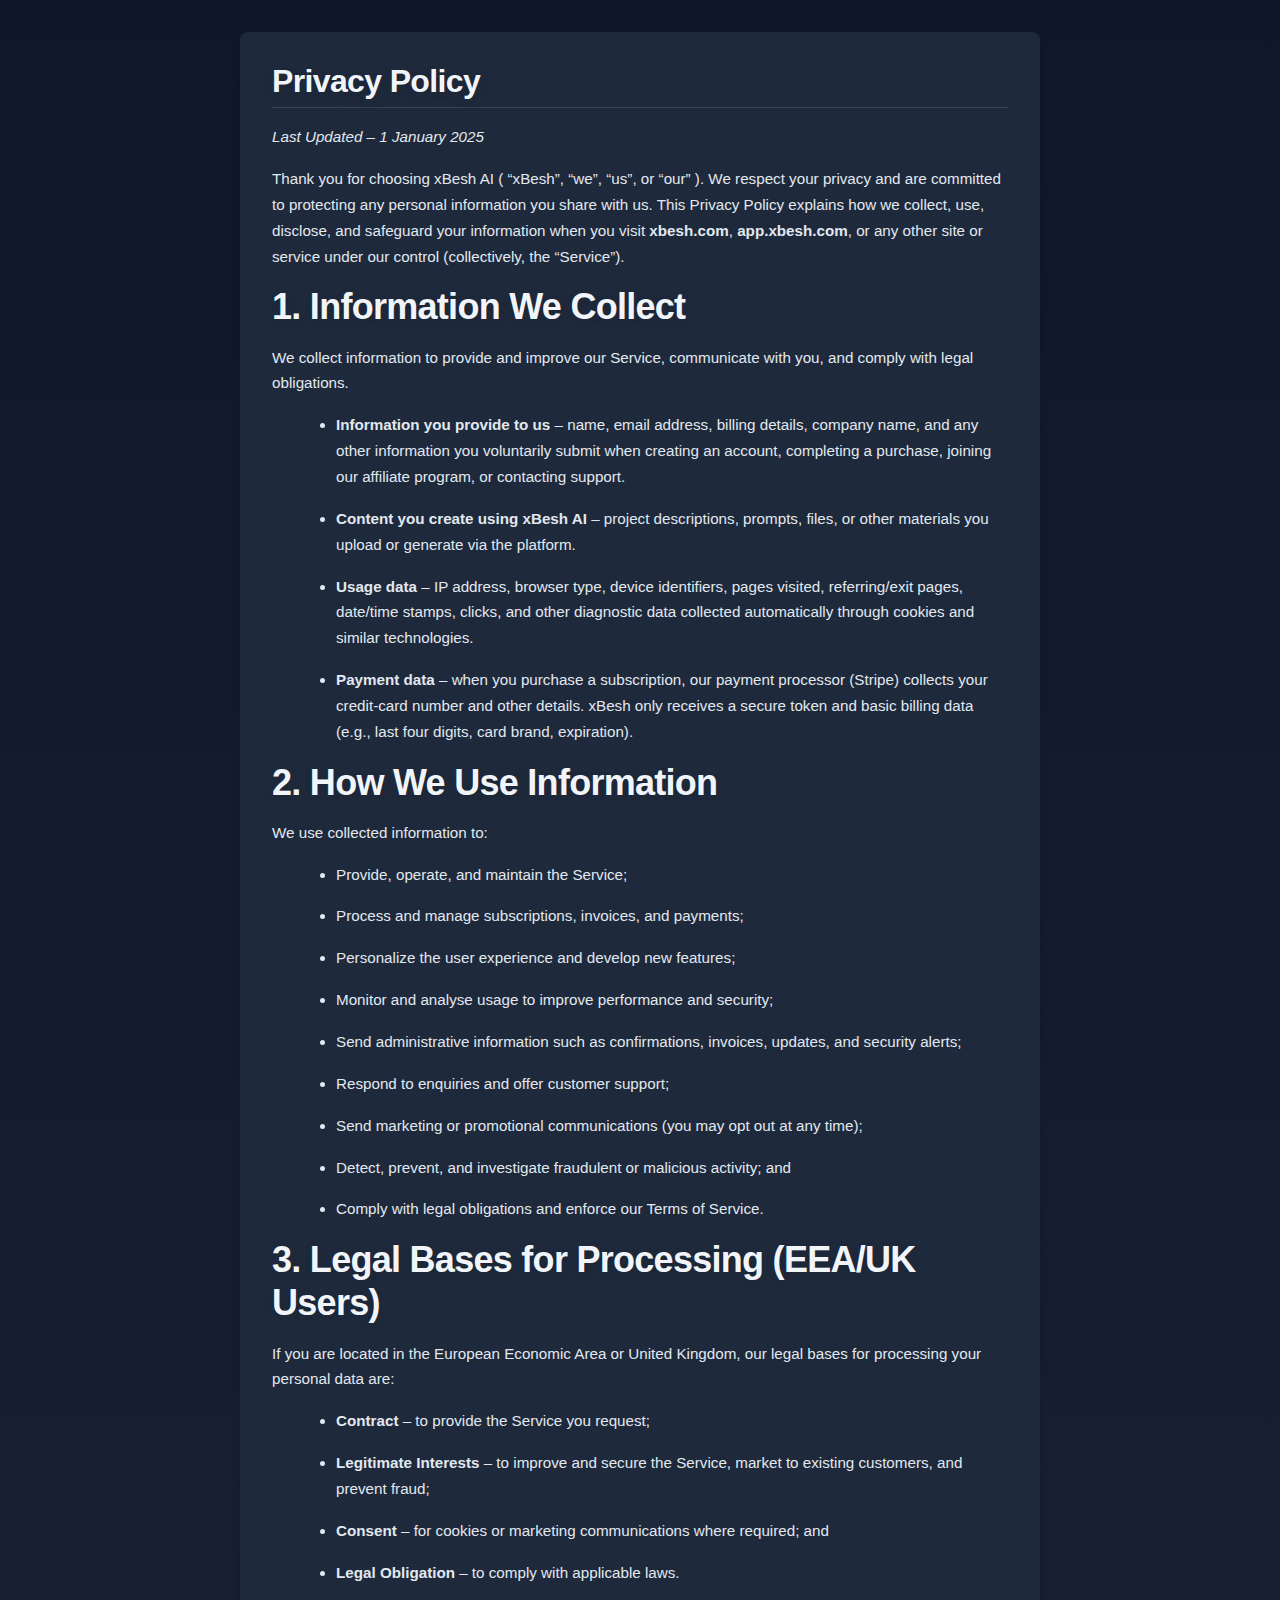
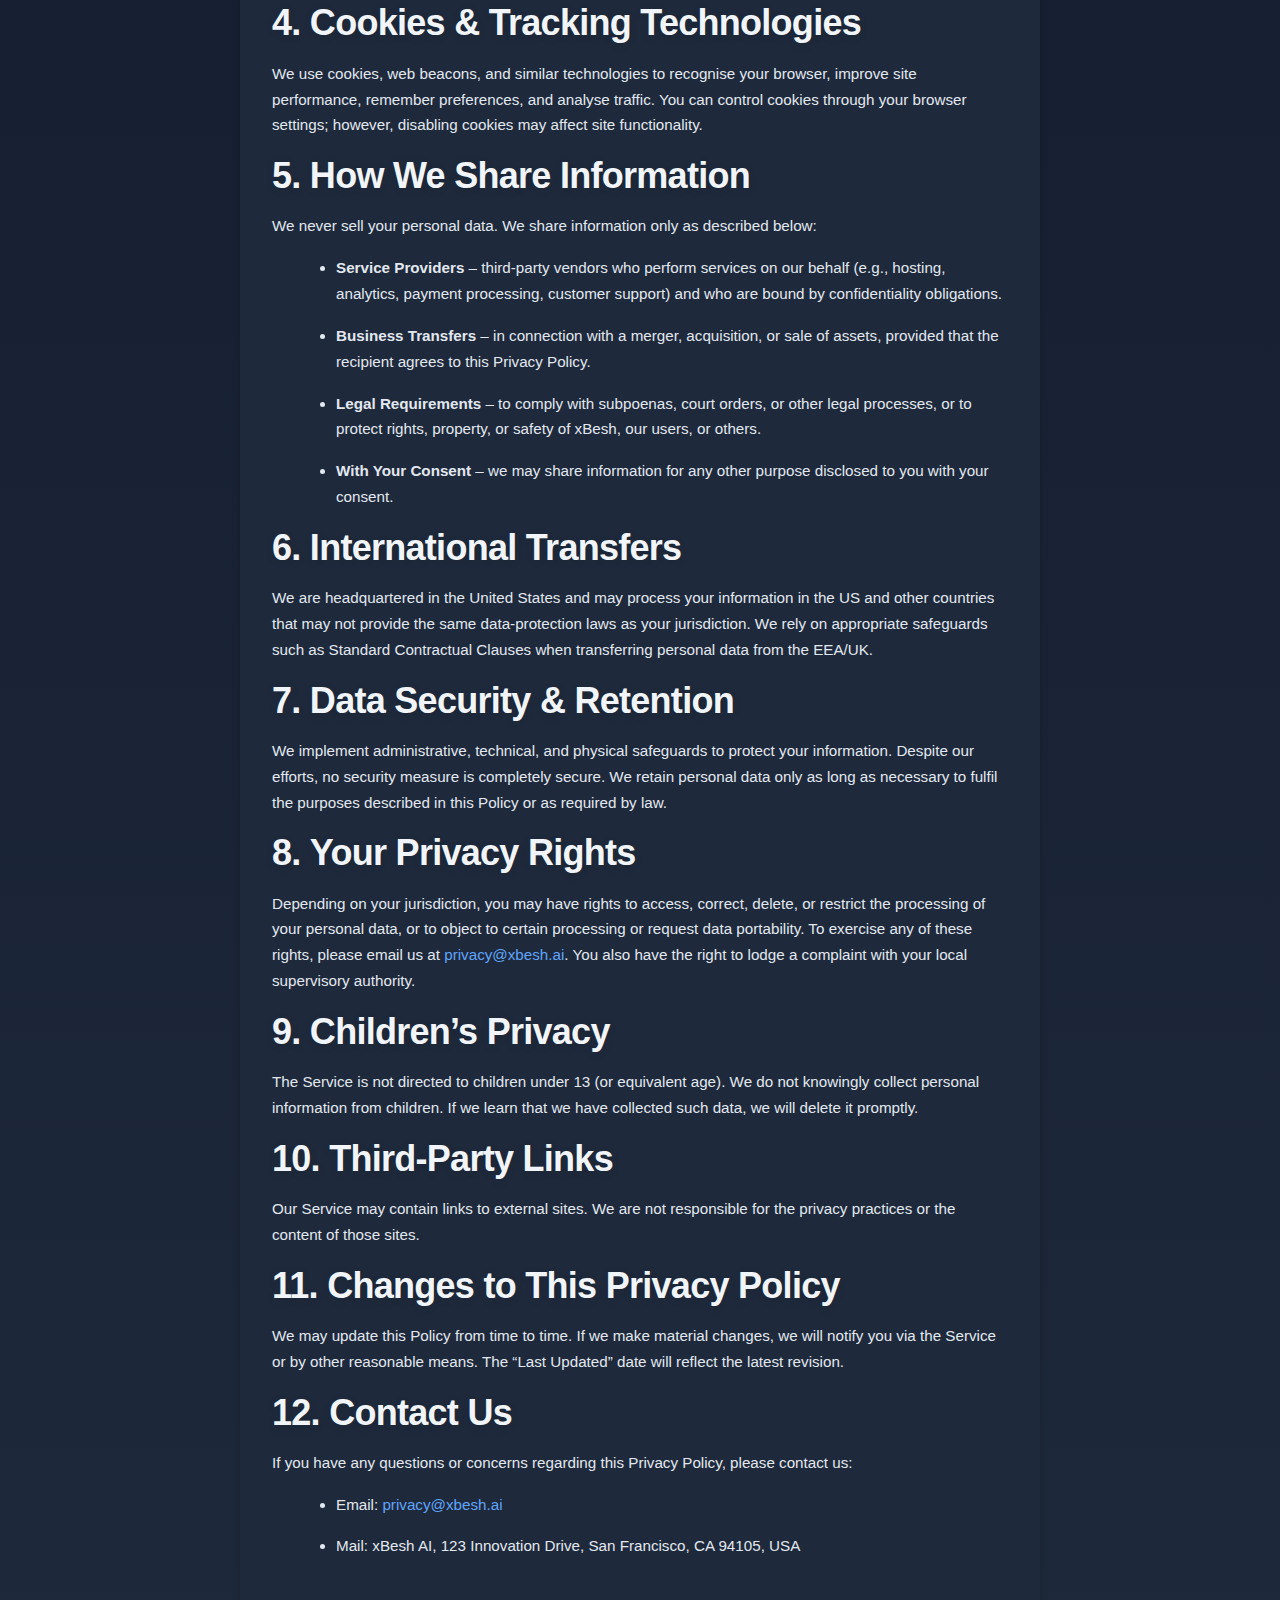
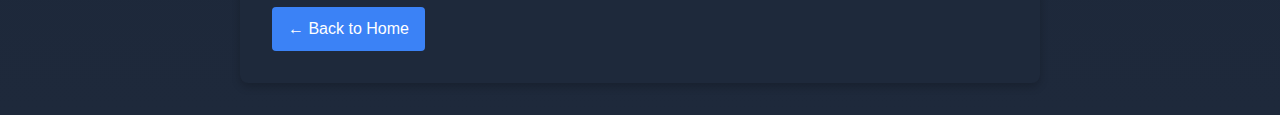
<file: privacy-policy.html>
<!DOCTYPE html>
<html lang="en">
<head>
    <meta charset="UTF-8">
    <meta name="viewport" content="width=device-width, initial-scale=1.0">
    <title>Privacy Policy – xBesh AI</title>
    <link rel="stylesheet" href="css/styles.css">
    <style>
        body{font-family:'Manrope',sans-serif;line-height:1.7;color:#e2e8f0;background-color:#0f172a;margin:0;padding:0}
        .policy-container{max-width:800px;margin:2rem auto;padding:2rem;background:#1e293b;border-radius:8px;box-shadow:0 4px 8px rgba(0,0,0,.2)}
        h1,h2{color:#f1f5f9;margin-bottom:1rem}
        h1{border-bottom:1px solid #334155;padding-bottom:.5rem;font-size:2rem}
        p,li{margin-bottom:1rem;font-size:.95rem}
        a{color:#60a5fa}
        a:hover{text-decoration:underline}
        ul{margin-left:1.5rem}
        .back-link{display:inline-block;margin-top:2rem;padding:.5rem 1rem;background:#3b82f6;color:#fff;border-radius:4px}
    </style>
</head>
<body>
 <div class="policy-container">
   <h1>Privacy Policy</h1>
   <p><em>Last Updated&nbsp;– 1 January 2025</em></p>

   <p>Thank you for choosing xBesh AI ( “xBesh”, “we”, “us”, or “our” ). We respect your privacy and are committed to protecting any personal information you share with us. This Privacy Policy explains how we collect, use, disclose, and safeguard your information when you visit <strong>xbesh.com</strong>, <strong>app.xbesh.com</strong>, or any other site or service under our control (collectively, the “Service”).</p>

   <h2>1.&nbsp;Information We Collect</h2>
   <p>We collect information to provide and improve our Service, communicate with you, and comply with legal obligations.</p>
   <ul>
     <li><strong>Information you provide to us</strong> – name, email address, billing details, company name, and any other information you voluntarily submit when creating an account, completing a purchase, joining our affiliate program, or contacting support.</li>
     <li><strong>Content&nbsp;you create using xBesh AI</strong> – project descriptions, prompts, files, or other materials you upload or generate via the platform.</li>
     <li><strong>Usage data</strong> – IP address, browser type, device identifiers, pages visited, referring/exit pages, date/time stamps, clicks, and other diagnostic data collected automatically through cookies and similar technologies.</li>
     <li><strong>Payment data</strong> – when you purchase a subscription, our payment processor (Stripe) collects your credit-card number and other details. xBesh only receives a secure token and basic billing data (e.g., last four digits, card brand, expiration).</li>
   </ul>

   <h2>2.&nbsp;How We Use Information</h2>
   <p>We use collected information to:</p>
   <ul>
     <li>Provide, operate, and maintain the Service;</li>
     <li>Process and manage subscriptions, invoices, and payments;</li>
     <li>Personalize the user experience and develop new features;</li>
     <li>Monitor and analyse usage to improve performance and security;</li>
     <li>Send administrative information such as confirmations, invoices, updates, and security alerts;</li>
     <li>Respond to enquiries and offer customer support;</li>
     <li>Send marketing or promotional communications (you may opt out at any time);</li>
     <li>Detect, prevent, and investigate fraudulent or malicious activity; and</li>
     <li>Comply with legal obligations and enforce our Terms of Service.</li>
   </ul>

   <h2>3.&nbsp;Legal Bases for Processing (EEA/UK Users)</h2>
   <p>If you are located in the European Economic Area or United Kingdom, our legal bases for processing your personal data are:</p>
   <ul>
     <li><strong>Contract</strong> – to provide the Service you request;</li>
     <li><strong>Legitimate Interests</strong> – to improve and secure the Service, market to existing customers, and prevent fraud;</li>
     <li><strong>Consent</strong> – for cookies or marketing communications where required; and</li>
     <li><strong>Legal Obligation</strong> – to comply with applicable laws.</li>
   </ul>

   <h2>4.&nbsp;Cookies &amp; Tracking Technologies</h2>
   <p>We use cookies, web beacons, and similar technologies to recognise your browser, improve site performance, remember preferences, and analyse traffic. You can control cookies through your browser settings; however, disabling cookies may affect site functionality.</p>

   <h2>5.&nbsp;How We Share Information</h2>
   <p>We never sell your personal data. We share information only as described below:</p>
   <ul>
     <li><strong>Service Providers</strong> – third-party vendors who perform services on our behalf (e.g., hosting, analytics, payment processing, customer support) and who are bound by confidentiality obligations.</li>
     <li><strong>Business Transfers</strong> – in connection with a merger, acquisition, or sale of assets, provided that the recipient agrees to this Privacy Policy.</li>
     <li><strong>Legal Requirements</strong> – to comply with subpoenas, court orders, or other legal processes, or to protect rights, property, or safety of xBesh, our users, or others.</li>
     <li><strong>With Your Consent</strong> – we may share information for any other purpose disclosed to you with your consent.</li>
   </ul>

   <h2>6.&nbsp;International Transfers</h2>
   <p>We are headquartered in the United States and may process your information in the US and other countries that may not provide the same data-protection laws as your jurisdiction. We rely on appropriate safeguards such as Standard Contractual Clauses when transferring personal data from the EEA/UK.</p>

   <h2>7.&nbsp;Data Security &amp; Retention</h2>
   <p>We implement administrative, technical, and physical safeguards to protect your information. Despite our efforts, no security measure is completely secure. We retain personal data only as long as necessary to fulfil the purposes described in this Policy or as required by law.</p>

   <h2>8.&nbsp;Your Privacy Rights</h2>
   <p>Depending on your jurisdiction, you may have rights to access, correct, delete, or restrict the processing of your personal data, or to object to certain processing or request data portability. To exercise any of these rights, please email us at <a href="mailto:privacy@xbesh.ai">privacy@xbesh.ai</a>. You also have the right to lodge a complaint with your local supervisory authority.</p>

   <h2>9.&nbsp;Children’s Privacy</h2>
   <p>The Service is not directed to children under 13 (or equivalent age). We do not knowingly collect personal information from children. If we learn that we have collected such data, we will delete it promptly.</p>

   <h2>10.&nbsp;Third-Party Links</h2>
   <p>Our Service may contain links to external sites. We are not responsible for the privacy practices or the content of those sites.</p>

   <h2>11.&nbsp;Changes to This Privacy Policy</h2>
   <p>We may update this Policy from time to time. If we make material changes, we will notify you via the Service or by other reasonable means. The “Last Updated” date will reflect the latest revision.</p>

   <h2>12.&nbsp;Contact Us</h2>
   <p>If you have any questions or concerns regarding this Privacy Policy, please contact us:</p>
   <ul>
     <li>Email: <a href="mailto:privacy@xbesh.ai">privacy@xbesh.ai</a></li>
     <li>Mail: xBesh AI, 123 Innovation Drive, San Francisco, CA 94105, USA</li>
   </ul>

   <a class="back-link" href="index.html">← Back to Home</a>
 </div>
</body>
</html>
</file>
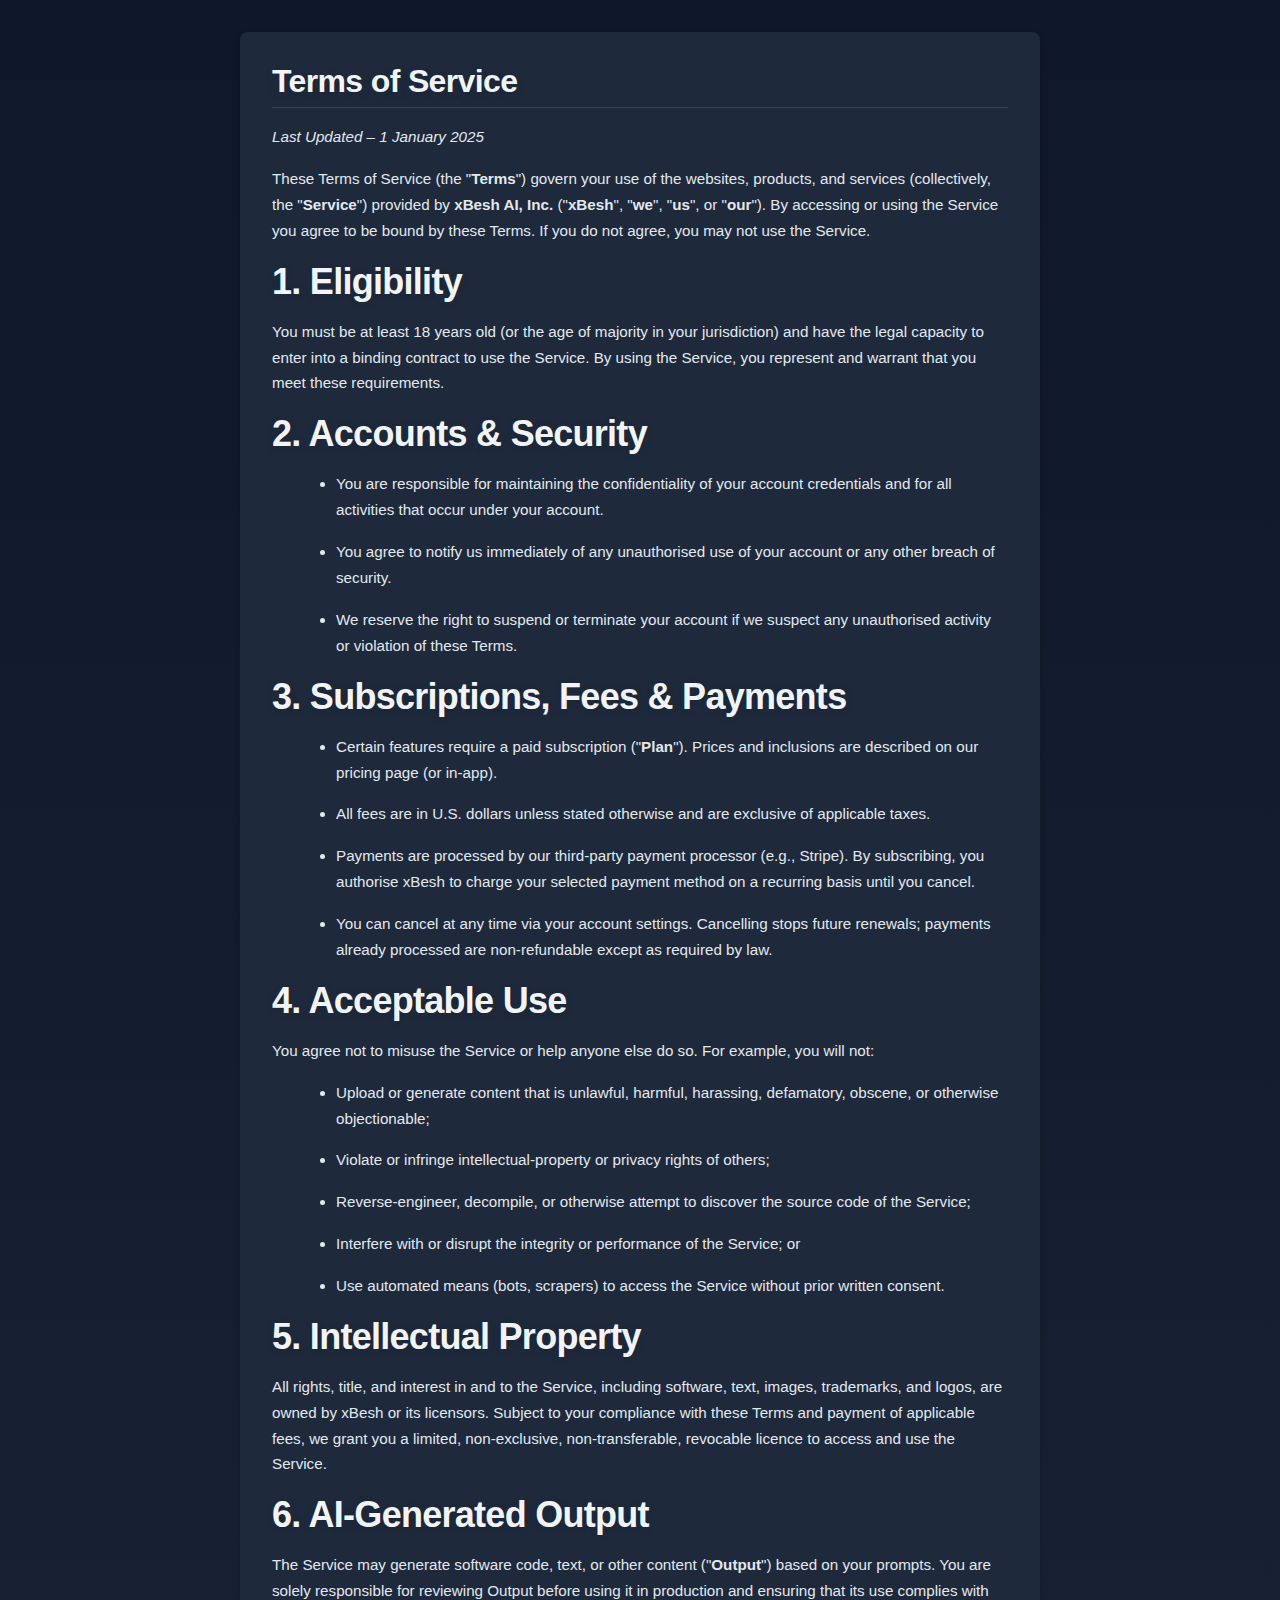
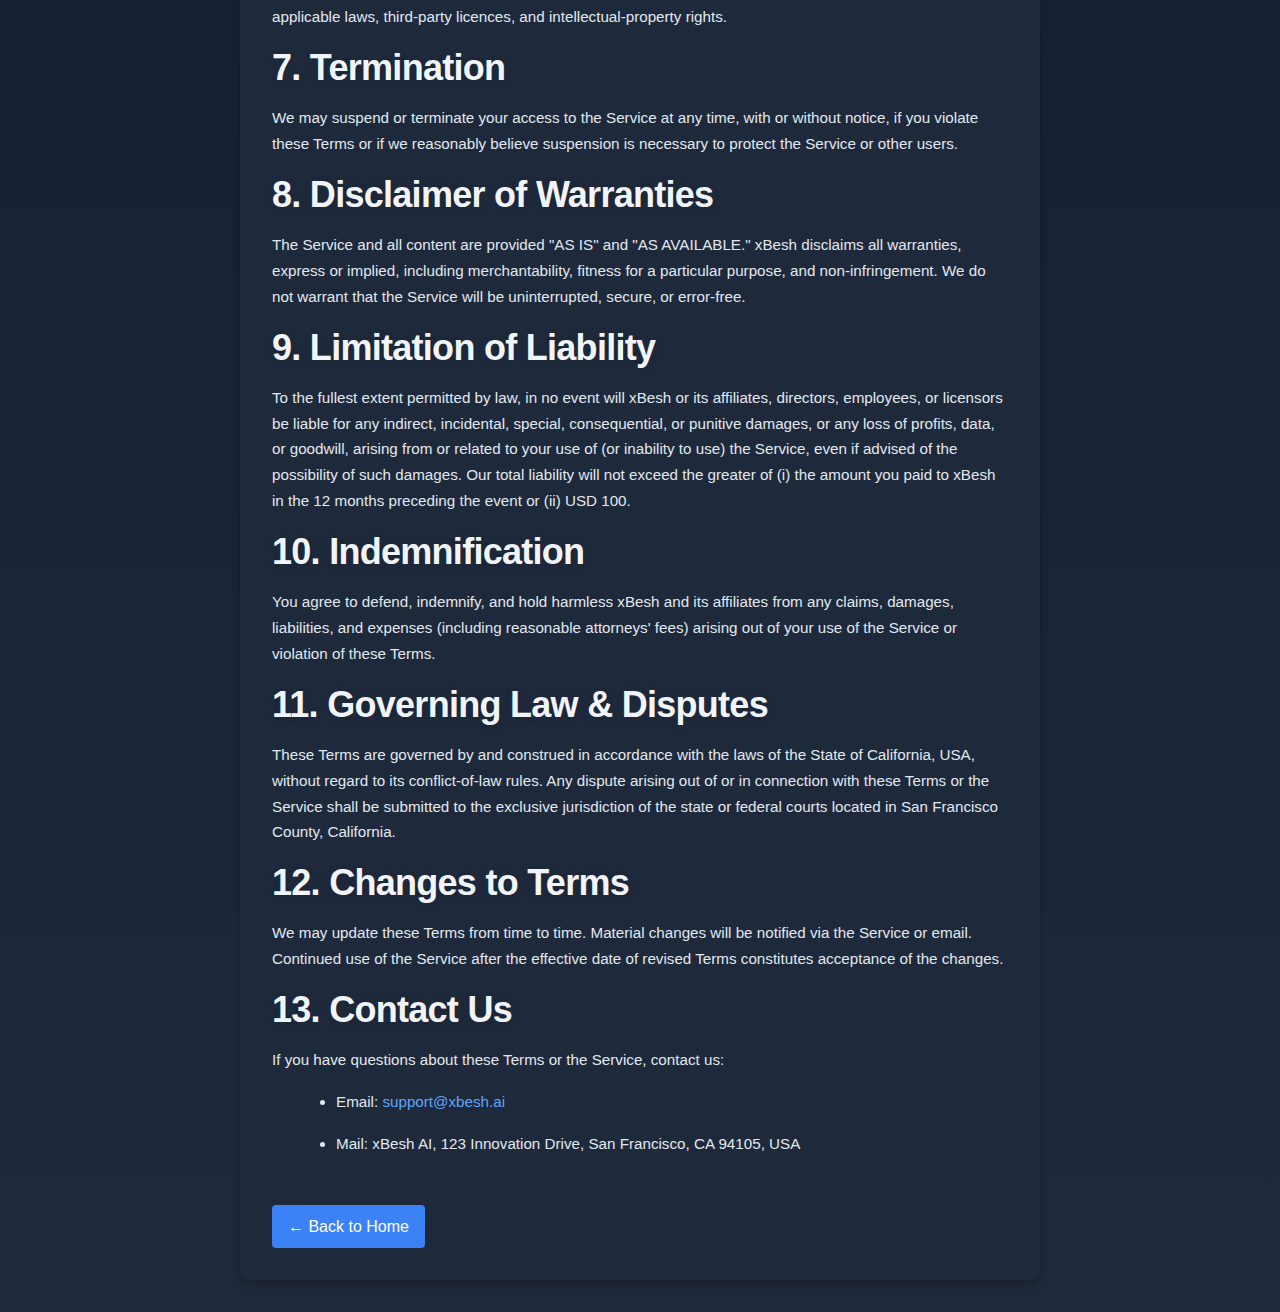
<file: terms-of-service.html>
<!DOCTYPE html>
<html lang="en">
<head>
    <meta charset="UTF-8">
    <meta name="viewport" content="width=device-width, initial-scale=1.0">
    <title>Terms of Service – xBesh AI</title>
    <link rel="stylesheet" href="css/styles.css">
    <style>
        body{font-family:'Manrope',sans-serif;line-height:1.7;color:#e2e8f0;background-color:#0f172a;margin:0;padding:0}
        .policy-container{max-width:800px;margin:2rem auto;padding:2rem;background:#1e293b;border-radius:8px;box-shadow:0 4px 8px rgba(0,0,0,.2)}
        h1,h2{color:#f1f5f9;margin-bottom:1rem}
        h1{border-bottom:1px solid #334155;padding-bottom:.5rem;font-size:2rem}
        p,li{margin-bottom:1rem;font-size:.95rem}
        a{color:#60a5fa}
        a:hover{text-decoration:underline}
        ul{margin-left:1.5rem}
        .back-link{display:inline-block;margin-top:2rem;padding:.5rem 1rem;background:#3b82f6;color:#fff;border-radius:4px}
    </style>
</head>
<body>
  <div class="policy-container">
    <h1>Terms of Service</h1>
    <p><em>Last Updated – 1 January 2025</em></p>

    <p>These Terms of Service (the "<strong>Terms</strong>") govern your use of the websites, products, and services (collectively, the "<strong>Service</strong>") provided by <strong>xBesh AI, Inc.</strong> ("<strong>xBesh</strong>", "<strong>we</strong>", "<strong>us</strong>", or "<strong>our</strong>"). By accessing or using the Service you agree to be bound by these Terms. If you do not agree, you may not use the Service.</p>

    <h2>1. Eligibility</h2>
    <p>You must be at least 18 years old (or the age of majority in your jurisdiction) and have the legal capacity to enter into a binding contract to use the Service. By using the Service, you represent and warrant that you meet these requirements.</p>

    <h2>2. Accounts &amp; Security</h2>
    <ul>
      <li>You are responsible for maintaining the confidentiality of your account credentials and for all activities that occur under your account.</li>
      <li>You agree to notify us immediately of any unauthorised use of your account or any other breach of security.</li>
      <li>We reserve the right to suspend or terminate your account if we suspect any unauthorised activity or violation of these Terms.</li>
    </ul>

    <h2>3. Subscriptions, Fees &amp; Payments</h2>
    <ul>
      <li>Certain features require a paid subscription ("<strong>Plan</strong>"). Prices and inclusions are described on our pricing page (or in-app).</li>
      <li>All fees are in U.S. dollars unless stated otherwise and are exclusive of applicable taxes.</li>
      <li>Payments are processed by our third-party payment processor (e.g., Stripe). By subscribing, you authorise xBesh to charge your selected payment method on a recurring basis until you cancel.</li>
      <li>You can cancel at any time via your account settings. Cancelling stops future renewals; payments already processed are non-refundable except as required by law.</li>
    </ul>

    <h2>4. Acceptable Use</h2>
    <p>You agree not to misuse the Service or help anyone else do so. For example, you will not:</p>
    <ul>
      <li>Upload or generate content that is unlawful, harmful, harassing, defamatory, obscene, or otherwise objectionable;</li>
      <li>Violate or infringe intellectual-property or privacy rights of others;</li>
      <li>Reverse-engineer, decompile, or otherwise attempt to discover the source code of the Service;</li>
      <li>Interfere with or disrupt the integrity or performance of the Service; or</li>
      <li>Use automated means (bots, scrapers) to access the Service without prior written consent.</li>
    </ul>

    <h2>5. Intellectual Property</h2>
    <p>All rights, title, and interest in and to the Service, including software, text, images, trademarks, and logos, are owned by xBesh or its licensors. Subject to your compliance with these Terms and payment of applicable fees, we grant you a limited, non-exclusive, non-transferable, revocable licence to access and use the Service.</p>

    <h2>6. AI-Generated Output</h2>
    <p>The Service may generate software code, text, or other content ("<strong>Output</strong>") based on your prompts. You are solely responsible for reviewing Output before using it in production and ensuring that its use complies with applicable laws, third-party licences, and intellectual-property rights.</p>

    <h2>7. Termination</h2>
    <p>We may suspend or terminate your access to the Service at any time, with or without notice, if you violate these Terms or if we reasonably believe suspension is necessary to protect the Service or other users.</p>

    <h2>8. Disclaimer of Warranties</h2>
    <p>The Service and all content are provided "AS IS" and "AS AVAILABLE." xBesh disclaims all warranties, express or implied, including merchantability, fitness for a particular purpose, and non-infringement. We do not warrant that the Service will be uninterrupted, secure, or error-free.</p>

    <h2>9. Limitation of Liability</h2>
    <p>To the fullest extent permitted by law, in no event will xBesh or its affiliates, directors, employees, or licensors be liable for any indirect, incidental, special, consequential, or punitive damages, or any loss of profits, data, or goodwill, arising from or related to your use of (or inability to use) the Service, even if advised of the possibility of such damages. Our total liability will not exceed the greater of (i) the amount you paid to xBesh in the 12 months preceding the event or (ii) USD 100.</p>

    <h2>10. Indemnification</h2>
    <p>You agree to defend, indemnify, and hold harmless xBesh and its affiliates from any claims, damages, liabilities, and expenses (including reasonable attorneys' fees) arising out of your use of the Service or violation of these Terms.</p>

    <h2>11. Governing Law &amp; Disputes</h2>
    <p>These Terms are governed by and construed in accordance with the laws of the State of California, USA, without regard to its conflict-of-law rules. Any dispute arising out of or in connection with these Terms or the Service shall be submitted to the exclusive jurisdiction of the state or federal courts located in San Francisco County, California.</p>

    <h2>12. Changes to Terms</h2>
    <p>We may update these Terms from time to time. Material changes will be notified via the Service or email. Continued use of the Service after the effective date of revised Terms constitutes acceptance of the changes.</p>

    <h2>13. Contact Us</h2>
    <p>If you have questions about these Terms or the Service, contact us:</p>
    <ul>
      <li>Email: <a href="mailto:support@xbesh.ai">support@xbesh.ai</a></li>
      <li>Mail: xBesh AI, 123 Innovation Drive, San Francisco, CA 94105, USA</li>
    </ul>

    <a class="back-link" href="index.html">← Back to Home</a>
  </div>
</body>
</html>
</file>
<file: css/styles.css>
/* xBesh AI Landing Pages - Global Styles */

/* Base styles */
:root {
    --primary-color: #6366f1;
    --primary-light: #818cf8;
    --primary-dark: #4f46e5;
    --accent-color: #d946ef;
    --accent-light: #e879f9;
    --gradient-primary: linear-gradient(to right, #6366f1, #8b5cf6, #d946ef);
    --gradient-hover: linear-gradient(to right, #4f46e5, #7c3aed, #c026d3);
    --gradient-active: linear-gradient(to right, #4338ca, #6d28d9, #a21caf);
    --success-color: #10b981;
    --success-light: #34d399;
    --error-color: #ef4444;
    --error-light: #f87171;
    --text-light: #f9fafb;
    --text-dark: #1f2937;
    --bg-dark: #111827;
    --bg-darker: #0f172a;
    --bg-card: rgba(30, 41, 59, 0.4);
    --border-color: rgba(71, 85, 105, 0.5);
    --shadow-sm: 0 1px 2px 0 rgba(0, 0, 0, 0.05);
    --shadow-md: 0 4px 6px -1px rgba(0, 0, 0, 0.1), 0 2px 4px -1px rgba(0, 0, 0, 0.06);
    --shadow-lg: 0 10px 15px -3px rgba(0, 0, 0, 0.1), 0 4px 6px -2px rgba(0, 0, 0, 0.05);
    --shadow-xl: 0 20px 25px -5px rgba(0, 0, 0, 0.1), 0 10px 10px -5px rgba(0, 0, 0, 0.04);
}

* {
    box-sizing: border-box;
}

body {
    font-family: 'Plus Jakarta Sans', 'Manrope', -apple-system, BlinkMacSystemFont, "Segoe UI", Roboto, Helvetica, Arial, sans-serif;
    font-size: 16px;
    line-height: 1.6;
    color: rgba(255, 255, 255, 0.9);
    background: linear-gradient(to bottom, #0f172a, #1e293b);
    min-height: 100vh;
    -webkit-font-smoothing: antialiased;
    -moz-osx-font-smoothing: grayscale;
    margin: 0;
    padding: 0;
    position: relative;
}

a {
    color: var(--primary-light);
    text-decoration: none;
    transition: all 0.3s ease;
    font-weight: 500;
}

a:hover {
    color: var(--accent-light);
}

/* Layout Components */
.container {
    width: 100%;
    max-width: 1200px;
    margin: 0 auto;
    padding: 0 1.5rem;
}

.card {
    background: var(--bg-card);
    backdrop-filter: blur(10px);
    border-radius: 1.5rem;
    border: 1px solid var(--border-color);
    box-shadow: var(--shadow-lg);
    overflow: hidden;
    transition: transform 0.3s ease, box-shadow 0.3s ease;
}

.card:hover {
    box-shadow: var(--shadow-xl);
}

/* Logo Styles */
.logo-container {
    display: flex;
    justify-content: center;
    margin-bottom: 2rem;
    margin-top: 2rem;
}

.logo-container .logo {
    height: 5rem;
    transition: all 0.3s ease;
    filter: drop-shadow(0 4px 12px rgba(0, 0, 0, 0.15));
}

.logo-container .logo:hover {
    transform: scale(1.05);
    filter: drop-shadow(0 8px 20px rgba(59, 130, 246, 0.25));
}

/* Header Section */
.webinar-header-section {
    background: linear-gradient(135deg, rgba(15, 23, 42, 0.97), rgba(26, 32, 61, 0.97));
    padding: 2rem 1.5rem;
    text-align: center;
    border-bottom: 1px solid rgba(99, 102, 241, 0.2);
}

.navbar {
    display: flex;
    flex-direction: column;
    align-items: center;
    justify-content: center;
    gap: 1.5rem;
    margin-bottom: 1rem;
}

.navbar .logo {
    margin: 0 auto;
    padding: 0;
    max-width: 180px;
}

.navbar .logo img {
    width: 100%;
    height: auto;
    filter: drop-shadow(0 10px 15px rgba(0, 0, 0, 0.2));
    transition: transform 0.3s ease;
}

.navbar .logo img:hover {
    transform: scale(1.05);
}

.headline-container {
    max-width: 900px;
    margin: 0 auto;
    padding: 0;
}

.main-headline {
    font-size: 2.5rem;
    line-height: 1.2;
    margin-bottom: 1.25rem;
    font-weight: 800;
    background: linear-gradient(to right, #fff, #f0f0ff);
    -webkit-background-clip: text;
    background-clip: text;
    color: transparent;
    letter-spacing: -0.02em;
}

.sub-headline {
    font-size: 1.25rem;
    line-height: 1.5;
    font-weight: 400;
    color: rgba(255, 255, 255, 0.85);
    max-width: 800px;
    margin: 0 auto;
}

/* Typography */
h1, h2, h3, h4, h5, h6 {
    font-family: 'Manrope', 'Plus Jakarta Sans', -apple-system, BlinkMacSystemFont, "Segoe UI", Roboto, Helvetica, Arial, sans-serif;
    margin: 0 0 1rem;
    line-height: 1.2;
    font-weight: 700;
    color: #fff;
    letter-spacing: -0.02em;
}

h1 {
    font-size: 3.5rem;
    font-weight: 800;
    margin-bottom: 1.5rem;
    line-height: 1.1;
    text-shadow: 0 4px 12px rgba(0, 0, 0, 0.1);
}

h2 {
    font-size: 2.25rem;
    margin-bottom: 1.25rem;
    font-weight: 700;
    line-height: 1.2;
    text-shadow: 0 2px 8px rgba(0, 0, 0, 0.1);
}

h3 {
    font-size: 1.75rem;
    margin-bottom: 1rem;
    font-weight: 600;
}

p {
    margin: 0 0 1.5rem;
    font-size: 1.25rem;
    line-height: 1.7;
}

.subtitle {
    font-size: 1.5rem;
    line-height: 1.6;
    font-weight: 400;
    color: rgba(255, 255, 255, 0.85);
    margin-bottom: 2rem;
    letter-spacing: -0.01em;
}

.subtitle strong {
    font-weight: 600;
    color: #fff;
}

/* Video Styles */
.video-wrapper {
    position: relative;
    width: 100%;
    max-width: 850px;
    margin: 0 auto;
    border-radius: 20px;
    overflow: hidden;
    box-shadow: 0 20px 40px -10px rgba(0, 0, 0, 0.3), 
                0 0 20px 0 rgba(0, 0, 0, 0.1);
}

.video-container {
    position: relative;
    width: 100%;
    padding-bottom: 56.25%;
    overflow: hidden;
    border-radius: 20px;
}

/* Removing the hover effect that causes zooming */
.video-container:hover {
    transform: none;
}

.video-container iframe {
    position: absolute;
    top: 0;
    left: 0;
    width: 100%;
    height: 100%;
    border-radius: 20px;
}

/* Body Text Container */
.body-text-container {
    max-width: 850px;
    margin: 0 auto;
    line-height: 1.7;
}

.body-text-container p {
    font-size: 1.375rem;
    font-weight: 400;
    letter-spacing: -0.01em;
    margin-bottom: 1.75rem;
}

/* Enhanced Button Styles */
.btn-glow {
    position: relative;
    overflow: visible !important;
    transition: all 0.5s ease;
    display: flex;
    align-items: center;
    justify-content: center;
    gap: 0.75rem;
    padding: 1.25rem 2rem;
    font-weight: 700;
    letter-spacing: 0.01em;
    font-size: 1.25rem;
}

.btn-glow::after {
    content: '';
    position: absolute;
    width: 100%;
    height: 100%;
    background: inherit;
    border-radius: inherit;
    filter: blur(15px);
    opacity: 0;
    z-index: -1;
    transition: all 0.5s ease;
    transform: translateY(8px) scale(0.95);
}

.btn-glow:hover {
    transform: translateY(-4px);
    box-shadow: 0 20px 30px -10px rgba(99, 102, 241, 0.5);
}

.btn-glow:hover::after {
    opacity: 0.6;
    transform: translateY(12px) scale(0.95);
}

.btn-glow:active {
    transform: translateY(-1px);
}

.btn-icon {
    display: inline-flex;
    align-items: center;
    justify-content: center;
    width: 1.25rem;
    height: 1.25rem;
    transition: transform 0.3s ease;
}

.btn-glow:hover .btn-icon {
    transform: translateX(4px);
}

.btn-icon svg {
    width: 1.25rem;
    height: 1.25rem;
}

/* Enhanced Warning Box - Yellow Gradient Style */
.warning-box {
    background: linear-gradient(135deg, rgba(255, 220, 50, 0.15), rgba(255, 152, 0, 0.15));
    border: 1px solid rgba(255, 193, 7, 0.4);
    border-radius: 1rem;
    padding: 2rem;
    position: relative;
    display: flex;
    align-items: flex-start;
    gap: 1.5rem;
    max-width: 900px;
    margin: 2.5rem auto;
    box-shadow: 0 10px 25px -5px rgba(0, 0, 0, 0.1), 0 8px 12px -4px rgba(255, 193, 7, 0.15);
    transform: translateZ(0);
    overflow: hidden;
    animation: warning-box-pulse 4s infinite;
}

@keyframes warning-box-pulse {
    0%, 100% { 
        border-color: rgba(255, 193, 7, 0.4);
        box-shadow: 0 10px 25px -5px rgba(0, 0, 0, 0.1), 0 8px 12px -4px rgba(255, 193, 7, 0.15);
    }
    50% { 
        border-color: rgba(255, 193, 7, 0.7);
        box-shadow: 0 15px 30px -5px rgba(0, 0, 0, 0.12), 0 10px 15px -3px rgba(255, 193, 7, 0.25);
    }
}

.warning-box::before {
    content: '';
    position: absolute;
    top: 0;
    left: 0;
    right: 0;
    height: 2px;
    background: linear-gradient(to right, transparent, rgba(255, 193, 7, 0.7), transparent);
    opacity: 0.9;
}

.warning-box::after {
    content: '';
    position: absolute;
    bottom: 0;
    left: 0;
    right: 0;
    height: 1px;
    background: linear-gradient(to right, transparent, rgba(255, 193, 7, 0.4), transparent);
    opacity: 0.7;
}

.warning-icon {
    display: flex;
    align-items: center;
    justify-content: center;
    width: 3rem;
    height: 3rem;
    min-width: 3rem;
    border-radius: 50%;
    background: linear-gradient(135deg, #FFD700, #FFA500);
    color: #1a1a2e;
    box-shadow: 0 5px 15px rgba(255, 193, 7, 0.4);
}

.warning-icon svg {
    width: 1.75rem;
    height: 1.75rem;
    filter: drop-shadow(0 1px 2px rgba(0, 0, 0, 0.1));
}

.warning-content {
    flex: 1;
    padding: 0.25rem 0;
}

.warning-title {
    font-weight: 700;
    font-size: 1.5rem;
    margin: 0 0 0.75rem;
    color: #FFC107;
    letter-spacing: -0.01em;
    text-shadow: 0 2px 5px rgba(0, 0, 0, 0.15);
    display: flex;
    align-items: center;
}

.warning-title::before {
    content: '';
    display: inline-block;
    width: 20px;
    height: 20px;
    margin-right: 8px;
    background-image: url("data:image/svg+xml,%3Csvg xmlns='http://www.w3.org/2000/svg' viewBox='0 0 20 20' fill='%23FFC107'%3E%3Cpath fill-rule='evenodd' d='M8.257 3.099c.765-1.36 2.722-1.36 3.486 0l5.58 9.92c.75 1.334-.213 2.98-1.742 2.98H4.42c-1.53 0-2.493-1.646-1.743-2.98l5.58-9.92zM11 13a1 1 0 11-2 0 1 1 0 012 0zm-1-8a1 1 0 00-1 1v3a1 1 0 002 0V6a1 1 0 00-1-1z' clip-rule='evenodd'/%3E%3C/svg%3E");
    background-repeat: no-repeat;
    background-position: center;
}

.warning-text {
    margin: 0;
    font-size: 1.125rem;
    line-height: 1.6;
    color: rgba(255, 255, 255, 0.9);
}

.warning-text strong {
    color: #FFC107;
    font-weight: 600;
}

.pulse-slow {
    animation: pulse-warning 3s ease-in-out infinite;
}

@keyframes pulse-warning {
    0%, 100% {
        transform: scale(1);
        box-shadow: 0 5px 15px rgba(255, 193, 7, 0.4);
    }
    50% {
        transform: scale(1.05);
        box-shadow: 0 8px 20px rgba(255, 193, 7, 0.6);
    }
}

/* Media Queries */
@media (max-width: 1024px) {
    h1 {
        font-size: 3rem;
    }
    
    h2 {
        font-size: 2rem;
    }
    
    .body-text-container p {
        font-size: 1.25rem;
    }
    
    .subtitle {
        font-size: 1.375rem;
    }
}

@media (max-width: 768px) {
    h1 {
        font-size: 2.5rem;
    }
    
    h2 {
        font-size: 1.75rem;
    }
    
    .subtitle {
        font-size: 1.25rem;
    }
    
    p {
        font-size: 1.125rem;
    }
    
    .body-text-container p {
        font-size: 1.125rem;
    }
    
    .btn {
        font-size: 1.125rem;
        padding: 1rem 1.5rem;
    }
    
    .btn-glow {
        padding: 1.125rem 1.75rem;
        font-size: 1.125rem;
    }
    
    .message-title {
        font-size: 1.75rem;
    }
    
    .message-text {
        font-size: 1.125rem;
    }
}

.video-placeholder {
    position: absolute;
    top: 0;
    left: 0;
    width: 100%;
    height: 100%;
    display: flex;
    flex-direction: column;
    align-items: center;
    justify-content: center;
    background: linear-gradient(135deg, rgba(99, 102, 241, 0.1), rgba(217, 70, 239, 0.05));
}

.play-button {
    width: 5rem;
    height: 5rem;
    background: var(--gradient-primary);
    border-radius: 50%;
    display: flex;
    align-items: center;
    justify-content: center;
    cursor: pointer;
    transition: transform 0.3s ease, box-shadow 0.3s ease;
    box-shadow: 0 0 20px rgba(217, 70, 239, 0.4);
}

.play-button:hover {
    transform: scale(1.1);
    box-shadow: 0 0 30px rgba(217, 70, 239, 0.6);
}

.play-button svg {
    width: 2rem;
    height: 2rem;
    color: white;
    margin-left: 0.25rem; /* Slight offset for the play icon */
}

.video-text {
    margin-top: 1rem;
    font-weight: 500;
    font-size: 1.125rem;
}

/* Form Elements */
.form-group {
    width: 100%;
    max-width: 36rem;
    margin: 0 auto 1.75rem;
}

.form-group:last-of-type {
    margin-bottom: 0;
}

label {
    display: block;
    margin-bottom: 0.75rem;
    font-weight: 600;
    font-size: 1.125rem;
    color: #fff;
    letter-spacing: -0.01em;
}

input[type="text"],
input[type="email"],
input[type="password"],
input[type="tel"],
select,
textarea {
    width: 100%;
    padding: 1rem 1.25rem;
    font-size: 1.125rem;
    line-height: 1.5;
    border-radius: 0.75rem;
    border: 1px solid rgba(255, 255, 255, 0.1);
    background: rgba(15, 23, 42, 0.6);
    color: #fff;
    transition: all 0.3s ease;
    box-shadow: 0 4px 6px -1px rgba(0, 0, 0, 0.1), 0 2px 4px -1px rgba(0, 0, 0, 0.06);
}

input[type="text"]:focus,
input[type="email"]:focus,
input[type="password"]:focus,
input[type="tel"]:focus,
select:focus,
textarea:focus {
    outline: none;
    border-color: rgba(99, 102, 241, 0.5);
    background: rgba(15, 23, 42, 0.8);
    box-shadow: 0 0 0 3px rgba(99, 102, 241, 0.25), 0 4px 10px rgba(0, 0, 0, 0.1);
}

input[type="text"]::placeholder,
input[type="email"]::placeholder,
input[type="password"]::placeholder {
    color: rgba(249, 250, 251, 0.4);
}

/* Add state classes for form validation */
input.success-state {
    border-color: var(--success-color) !important;
    box-shadow: 0 0 0 3px rgba(16, 185, 129, 0.3), 0 0 15px rgba(16, 185, 129, 0.2) !important;
    background-color: rgba(16, 185, 129, 0.05) !important;
}

input.error-state {
    border-color: var(--error-color) !important;
    box-shadow: 0 0 0 3px rgba(239, 68, 68, 0.3), 0 0 15px rgba(239, 68, 68, 0.2) !important;
    background-color: rgba(239, 68, 68, 0.05) !important;
}

@keyframes input-pulse {
    0%, 100% {
        box-shadow: 0 0 0 3px rgba(99, 102, 241, 0.3), 0 0 15px rgba(99, 102, 241, 0.2);
    }
    50% {
        box-shadow: 0 0 0 3px rgba(99, 102, 241, 0.3), 0 0 25px rgba(99, 102, 241, 0.4);
    }
}

/* Button Styles */
.btn {
    display: inline-block;
    padding: 1.125rem 1.75rem;
    font-size: 1.25rem;
    font-weight: 600;
    line-height: 1.5;
    text-align: center;
    white-space: nowrap;
    vertical-align: middle;
    cursor: pointer;
    user-select: none;
    border: 0;
    border-radius: 0.75rem;
    transition: all 0.3s ease;
    position: relative;
    overflow: hidden;
    z-index: 1;
    letter-spacing: 0.01em;
}

.btn::after {
    content: '';
    position: absolute;
    bottom: 0;
    left: 0;
    width: 100%;
    height: 100%;
    background-color: transparent;
    border-radius: 0.75rem;
    z-index: -2;
}

.btn::before {
    content: '';
    position: absolute;
    bottom: 0;
    left: 0;
    width: 0%;
    height: 100%;
    background-color: rgba(0, 0, 0, 0.1);
    transition: all 0.3s;
    border-radius: 0.75rem;
    z-index: -1;
}

.btn:hover::before {
    width: 100%;
}

.btn:active {
    transform: translateY(1px);
}

.btn-primary {
    background: linear-gradient(135deg, #6366f1, #8b5cf6, #d946ef);
    color: #fff;
    box-shadow: 0 10px 25px -5px rgba(99, 102, 241, 0.6), 0 8px 10px -6px rgba(99, 102, 241, 0.4);
    text-shadow: 0 1px 3px rgba(0, 0, 0, 0.2);
}

.btn-primary:hover {
    transform: translateY(-3px);
    box-shadow: 0 15px 30px -5px rgba(99, 102, 241, 0.7), 0 10px 20px -5px rgba(99, 102, 241, 0.5);
}

.btn-primary:active {
    transform: translateY(-1px);
    box-shadow: 0 8px 15px -4px rgba(99, 102, 241, 0.6), 0 4px 10px -4px rgba(99, 102, 241, 0.4);
}

/* Button Loading State */
.btn-loading {
    pointer-events: none;
    position: relative;
}

.btn-loading .btn-text {
    opacity: 0;
}

.btn-loading .btn-icon {
    opacity: 0;
}

.btn-loading::after {
    content: "Processing...";
    position: absolute;
    left: 0;
    top: 0;
    width: 100%;
    height: 100%;
    display: flex;
    align-items: center;
    justify-content: center;
    color: white;
    font-weight: 600;
}

.btn-loading::before {
    content: "";
    position: absolute;
    width: 20px;
    height: 20px;
    margin-right: 10px;
    border-radius: 50%;
    border: 2px solid rgba(255, 255, 255, 0.3);
    border-top-color: white;
    animation: spinner 0.8s linear infinite;
    left: calc(50% - 45px);
    top: calc(50% - 10px);
}

@keyframes spinner {
    0% { transform: rotate(0deg); }
    100% { transform: rotate(360deg); }
}

.btn-block {
    display: block;
    width: 100%;
}

.btn-outline {
    background: transparent;
    border: 2px solid var(--primary-color);
    color: var(--text-light);
    padding: calc(0.875rem - 2px) calc(1.75rem - 2px);
}

.btn-outline:hover {
    background-color: rgba(99, 102, 241, 0.1);
}

.btn-sm {
    padding: 0.5rem 1rem;
    font-size: 0.875rem;
    border-radius: 0.5rem;
}

/* Animations */
@keyframes pulse-subtle {
    0%, 100% {
        transform: scale(1);
    }
    50% {
        transform: scale(1.02);
    }
}

.animate-pulse-subtle {
    animation: pulse-subtle 4s infinite ease-in-out;
}

@keyframes pulse-glow {
    0%, 100% {
        box-shadow: 0 10px 25px -5px rgba(99, 102, 241, 0.6), 0 8px 10px -6px rgba(99, 102, 241, 0.4);
    }
    50% {
        box-shadow: 0 15px 30px -5px rgba(99, 102, 241, 0.8), 0 10px 15px -5px rgba(99, 102, 241, 0.6);
    }
}

.animate-pulse-glow {
    animation: pulse-glow 2s infinite ease-in-out;
}

@keyframes fade-in-up {
    0% {
        opacity: 0;
        transform: translateY(20px);
    }
    100% {
        opacity: 1;
        transform: translateY(0);
    }
}

.animate-fade-in-up {
    animation: fade-in-up 0.8s ease-out forwards;
}

/* Enhanced Footer Styles - No Background */
.footer {
    background: transparent;
    padding: 4rem 0 3rem;
    border-top: 1px solid rgba(99, 102, 241, 0.15);
    margin-top: 3rem;
    position: relative;
    overflow: hidden;
}

.footer::before {
    content: '';
    position: absolute;
    top: 0;
    left: 0;
    right: 0;
    height: 1px;
    background: linear-gradient(to right, transparent, rgba(99, 102, 241, 0.4), transparent);
    opacity: 0.7;
}

.footer-nav {
    text-align: center;
    margin-bottom: 2rem;
    padding-bottom: 1.5rem;
    position: relative;
}

.footer-nav::after {
    content: '';
    position: absolute;
    bottom: 0;
    left: 50%;
    transform: translateX(-50%);
    width: 120px;
    height: 1px;
    background: linear-gradient(to right, transparent, rgba(99, 102, 241, 0.3), transparent);
}

.footer-nav a {
    color: rgba(255, 255, 255, 0.7);
    transition: all 0.3s ease;
    padding: 0 1rem;
    font-size: 1rem;
    font-weight: 500;
}

.footer-nav a:hover {
    color: #6366f1;
    text-shadow: 0 0 10px rgba(99, 102, 241, 0.4);
}

.footer-brand {
    display: flex;
    align-items: center;
    justify-content: center;
    gap: 0.75rem;
    margin: 1.5rem 0;
    transition: all 0.3s ease;
}

.footer-brand span {
    font-size: 0.875rem;
    color: var(--text-secondary);
    font-weight: 500;
}

.footer-brand img.logo {
    height: 2.5rem;
    transition: all 0.3s ease;
    filter: drop-shadow(0 2px 6px rgba(0, 0, 0, 0.1));
}

.footer-brand:hover img.logo {
    transform: scale(1.1);
    filter: drop-shadow(0 4px 12px rgba(59, 130, 246, 0.2));
}

.copyright {
    text-align: center;
    color: rgba(255, 255, 255, 0.5);
    font-size: 0.875rem;
    line-height: 1.6;
}

.copyright p {
    margin: 0.3rem 0;
    font-size: 0.875rem;
}

@media (max-width: 768px) {
    .footer {
        padding: 3rem 0 2rem;
    }
    
    .footer-nav a {
        padding: 0 0.75rem;
        font-size: 0.9375rem;
    }
}

/* Utility Classes */
.text-center {
    text-align: center;
}

.text-primary {
    color: var(--primary-color);
}

.text-accent {
    color: var(--accent-color);
}

.text-gradient {
    background: linear-gradient(to right, #6366f1, #8b5cf6, #d946ef);
    -webkit-background-clip: text;
    background-clip: text;
    color: transparent;
    font-weight: 700;
    display: inline-block;
    text-shadow: 0 5px 15px rgba(99, 102, 241, 0.4);
}

.text-sm {
    font-size: 0.875rem;
}

.text-xs {
    font-size: 0.75rem;
}

.text-lg {
    font-size: 1.125rem;
}

.text-xl {
    font-size: 1.25rem;
}

.text-2xl {
    font-size: 1.5rem;
}

.font-bold {
    font-weight: 700;
}

.font-semibold {
    font-weight: 600;
}

.mt-2 {
    margin-top: 0.5rem;
}

.mt-4 {
    margin-top: 1rem;
}

.mt-8 {
    margin-top: 2rem;
}

.mt-12 {
    margin-top: 3rem;
}

.mb-2 {
    margin-bottom: 0.5rem;
}

.mb-4 {
    margin-bottom: 1rem;
}

.mb-6 {
    margin-bottom: 1.5rem;
}

.mb-8 {
    margin-bottom: 2rem;
}

.mb-12 {
    margin-bottom: 3rem;
}

.my-8 {
    margin-top: 2rem;
    margin-bottom: 2rem;
}

.mx-auto {
    margin-left: auto;
    margin-right: auto;
}

.p-4 {
    padding: 1rem;
}

.p-6 {
    padding: 1.5rem;
}

.py-2 {
    padding-top: 0.5rem;
    padding-bottom: 0.5rem;
}

.py-4 {
    padding-top: 1rem;
    padding-bottom: 1rem;
}

.px-4 {
    padding-left: 1rem;
    padding-right: 1rem;
}

.w-full {
    width: 100%;
}

.max-w-md {
    max-width: 28rem;
}

.max-w-lg {
    max-width: 32rem;
}

.max-w-xl {
    max-width: 36rem;
}

.max-w-2xl {
    max-width: 42rem;
}

.max-w-3xl {
    max-width: 48rem;
}

.max-w-4xl {
    max-width: 56rem;
}

.flex {
    display: flex;
}

.flex-col {
    flex-direction: column;
}

.items-center {
    align-items: center;
}

.justify-center {
    justify-content: center;
}

.justify-between {
    justify-content: space-between;
}

.gap-2 {
    gap: 0.5rem;
}

.gap-4 {
    gap: 1rem;
}

.gap-6 {
    gap: 1.5rem;
}

.space-y-2 > * + * {
    margin-top: 0.5rem;
}

.space-y-4 > * + * {
    margin-top: 1rem;
}

.grid {
    display: grid;
}

.grid-cols-1 {
    grid-template-columns: repeat(1, minmax(0, 1fr));
}

.transform {
    transform: translateZ(0);
}

.transition {
    transition-property: background-color, border-color, color, fill, stroke, opacity, box-shadow, transform;
    transition-timing-function: cubic-bezier(0.4, 0, 0.2, 1);
    transition-duration: 150ms;
}

.transition-all {
    transition-property: all;
    transition-timing-function: cubic-bezier(0.4, 0, 0.2, 1);
    transition-duration: 150ms;
}

.rounded-full {
    border-radius: 9999px;
}

.shadow-sm {
    box-shadow: var(--shadow-sm);
}

.shadow-md {
    box-shadow: var(--shadow-md);
}

.shadow-lg {
    box-shadow: var(--shadow-lg);
}

.shadow-xl {
    box-shadow: var(--shadow-xl);
}

/* Media Queries for Responsiveness */
@media (min-width: 640px) {
    h1 {
        font-size: 3rem;
    }
    
    .card {
        padding: 2.5rem;
    }
    
    .grid-cols-2 {
        grid-template-columns: repeat(2, minmax(0, 1fr));
    }
}

@media (min-width: 768px) {
    h1 {
        font-size: 3.5rem;
    }
    
    .card {
        padding: 3rem;
    }
}

@media (min-width: 1024px) {
    .container {
        padding: 0 2rem;
    }
    
    .footer-container {
        flex-direction: row;
        justify-content: space-between;
    }
    
    .footer-links {
        margin-bottom: 0;
    }
}

@media (min-width: 1280px) {
    .container {
        padding: 0 3rem;
    }
}

/* Page-specific Layouts */
.landing-page {
    display: flex;
    flex-direction: column;
    align-items: center;
    min-height: 100vh;
    padding: 3rem 1.5rem;
    position: relative;
}

.content-card {
    background: rgba(15, 23, 42, 0.7);
    border-radius: 1.5rem;
    padding: 3rem;
    width: 100%;
    max-width: 1000px;
    margin: 2rem auto;
    backdrop-filter: blur(10px);
    border: 1px solid rgba(99, 102, 241, 0.15);
    box-shadow: 0 25px 50px -12px rgba(0, 0, 0, 0.25), 0 0 40px rgba(99, 102, 241, 0.1);
    transition: transform 0.3s ease, box-shadow 0.3s ease;
}

/* Message Containers */
.message-container {
    background: rgba(30, 41, 59, 0.7);
    border-radius: 1rem;
    padding: 2rem;
    text-align: center;
    max-width: 36rem;
    margin: 0 auto 2rem;
    backdrop-filter: blur(8px);
    border: 1px solid var(--border-color);
    box-shadow: var(--shadow-lg);
    transition: all 0.3s ease;
    animation: fade-in-up 0.6s ease-out forwards;
}

.message-icon {
    width: 4rem;
    height: 4rem;
    margin: 0 auto 1.5rem;
    display: flex;
    align-items: center;
    justify-content: center;
    border-radius: 50%;
}

.message-icon svg {
    width: 2.5rem;
    height: 2.5rem;
    color: white;
}

.message-icon.success {
    background: linear-gradient(135deg, #10b981, #059669);
    box-shadow: 0 0 20px rgba(16, 185, 129, 0.4);
}

.message-icon.error {
    background: linear-gradient(135deg, #ef4444, #dc2626);
    box-shadow: 0 0 20px rgba(239, 68, 68, 0.4);
}

.message-title {
    font-size: 2rem;
    margin-bottom: 1.25rem;
    font-weight: 700;
    color: #fff;
    line-height: 1.3;
}

.success-message .message-title {
    color: #10b981;
}

.error-message .message-title {
    color: #ef4444;
}

.message-text {
    font-size: 1.25rem;
    line-height: 1.6;
    color: rgba(255, 255, 255, 0.9);
    margin-bottom: 1.5rem;
    max-width: 800px;
    margin-left: auto;
    margin-right: auto;
}

/* Webinar Details */
.webinar-details {
    display: flex;
    flex-direction: column;
    gap: 1.5rem;
    background: rgba(30, 41, 59, 0.5);
    border-radius: 1rem;
    padding: 1.5rem;
    margin: 2rem 0;
    border: 1px solid var(--border-color);
}

.detail-item {
    display: flex;
    align-items: center;
    gap: 1rem;
}

.detail-icon {
    width: 3rem;
    height: 3rem;
    display: flex;
    align-items: center;
    justify-content: center;
    background: var(--gradient-primary);
    border-radius: 0.75rem;
    flex-shrink: 0;
}

.detail-icon svg {
    width: 1.5rem;
    height: 1.5rem;
    color: white;
}

.detail-text {
    flex: 1;
}

.detail-text h4 {
    font-size: 1.125rem;
    font-weight: 600;
    margin: 0 0 0.25rem;
    color: var(--text-light);
}

.detail-text p {
    margin: 0;
    font-size: 0.9375rem;
    opacity: 0.9;
}

@media (min-width: 640px) {
    .webinar-details {
        padding: 2rem;
    }
}

/* Enhanced Error Message Container */
.error-message {
    background: linear-gradient(to bottom, rgba(30, 32, 46, 0.95), rgba(22, 24, 36, 0.95));
    backdrop-filter: blur(20px);
    border: 1px solid rgba(239, 68, 68, 0.2);
    border-left: 4px solid var(--error-color);
    box-shadow: 0 20px 40px -10px rgba(0, 0, 0, 0.3), 0 10px 20px -5px rgba(239, 68, 68, 0.2);
    transition: all 0.3s ease;
    max-width: 40rem;
    padding: 2.5rem;
    border-radius: 1.25rem;
}

.error-message .message-icon {
    width: 4.5rem;
    height: 4.5rem;
    background: linear-gradient(135deg, #ff4d4d, #ef4444);
    box-shadow: 0 10px 25px -5px rgba(239, 68, 68, 0.5), 0 0 15px rgba(239, 68, 68, 0.3);
    margin-bottom: 2rem;
    animation: error-pulse 3s infinite;
}

@keyframes error-pulse {
    0%, 100% {
        box-shadow: 0 10px 25px -5px rgba(239, 68, 68, 0.5), 0 0 15px rgba(239, 68, 68, 0.3);
        transform: scale(1);
    }
    50% {
        box-shadow: 0 15px 30px -5px rgba(239, 68, 68, 0.6), 0 0 20px rgba(239, 68, 68, 0.4);
        transform: scale(1.05);
    }
}

.error-message .message-icon svg {
    width: 2.75rem;
    height: 2.75rem;
    filter: drop-shadow(0 2px 4px rgba(0, 0, 0, 0.2));
}

.error-message .message-title {
    color: #fff;
    font-size: 1.75rem;
    font-weight: 700;
    margin-bottom: 1.5rem;
    text-align: center;
    letter-spacing: -0.02em;
    text-shadow: 0 2px 4px rgba(0, 0, 0, 0.1);
}

.error-message-content {
    text-align: center;
    padding: 0;
}

.error-message .message-text {
    color: rgba(255, 255, 255, 0.9);
    font-size: 1.125rem;
    line-height: 1.6;
    margin-bottom: 2rem;
    font-weight: 500;
}

.webinar-info {
    background: rgba(30, 41, 59, 0.5);
    border: 1px solid rgba(255, 255, 255, 0.1);
    border-radius: 1rem;
    padding: 1.5rem;
    margin: 1.75rem auto;
    max-width: 28rem;
    display: flex;
    flex-direction: column;
    gap: 0.75rem;
    position: relative;
    box-shadow: 0 8px 16px -4px rgba(0, 0, 0, 0.1);
}

.webinar-info::before {
    content: '';
    position: absolute;
    top: -5px;
    left: 50%;
    transform: translateX(-50%);
    width: 60%;
    height: 1px;
    background: linear-gradient(to right, transparent, rgba(255, 255, 255, 0.2), transparent);
}

.webinar-info::after {
    content: '';
    position: absolute;
    bottom: -5px;
    left: 50%;
    transform: translateX(-50%);
    width: 60%;
    height: 1px;
    background: linear-gradient(to right, transparent, rgba(255, 255, 255, 0.2), transparent);
}

.webinar-date, 
.webinar-prize {
    margin: 0;
    font-size: 1.125rem;
    display: flex;
    align-items: center;
    justify-content: center;
    gap: 0.5rem;
}

.webinar-date strong, 
.webinar-prize strong {
    color: rgba(255, 255, 255, 0.9);
    font-weight: 600;
    margin-right: 0.5rem;
    min-width: 7rem;
    text-align: right;
}

.webinar-date span, 
.webinar-prize span {
    color: var(--accent-light);
    font-weight: 500;
}

.button-container {
    display: flex;
    justify-content: center;
    margin-top: 2.25rem;
}

#webinarButton {
    background: linear-gradient(to right, #8b5cf6, #d946ef);
    padding: 1rem 2rem;
    font-size: 1.125rem;
    font-weight: 600;
    letter-spacing: 0.02em;
    border-radius: 0.75rem;
    box-shadow: 0 10px 20px -5px rgba(139, 92, 246, 0.5), 0 4px 10px -5px rgba(217, 70, 239, 0.3);
    transition: all 0.3s ease;
    text-transform: uppercase;
    position: relative;
    overflow: hidden;
}

#webinarButton::before {
    content: '';
    position: absolute;
    top: 0;
    left: -100%;
    width: 100%;
    height: 100%;
    background: linear-gradient(to right, transparent, rgba(255, 255, 255, 0.2), transparent);
    transition: all 0.6s ease;
}

#webinarButton:hover {
    transform: translateY(-4px);
    box-shadow: 0 15px 30px -5px rgba(139, 92, 246, 0.6), 0 8px 15px -5px rgba(217, 70, 239, 0.4);
}

#webinarButton:hover::before {
    left: 100%;
}

#webinarButton:active {
    transform: translateY(-2px);
}

/* Success Checkmark Animation */
.success-checkmark {
    width: 80px;
    height: 80px;
    margin: 0 auto;
    position: relative;
}

.check-icon {
    width: 80px;
    height: 80px;
    position: relative;
    border-radius: 50%;
    box-sizing: content-box;
    border: 4px solid #10b981;
}

.check-icon::before {
    top: 3px;
    left: -2px;
    width: 30px;
    transform-origin: 100% 50%;
    border-radius: 100px 0 0 100px;
}

.check-icon::after {
    top: 0;
    left: 30px;
    width: 60px;
    transform-origin: 0 50%;
    border-radius: 0 100px 100px 0;
    animation: rotate-circle 4.25s ease-in;
}

.check-icon::before, .check-icon::after {
    content: '';
    height: 100px;
    position: absolute;
    background: transparent;
    transform: rotate(-45deg);
}

.check-icon .icon-line {
    height: 5px;
    background-color: #10b981;
    display: block;
    border-radius: 2px;
    position: absolute;
    z-index: 10;
}

.check-icon .icon-line.line-tip {
    top: 46px;
    left: 14px;
    width: 25px;
    transform: rotate(45deg);
    animation: icon-line-tip 0.75s;
}

.check-icon .icon-line.line-long {
    top: 38px;
    right: 8px;
    width: 47px;
    transform: rotate(-45deg);
    animation: icon-line-long 0.75s;
}

@keyframes icon-line-tip {
    0% {
        width: 0;
        left: 1px;
        top: 19px;
    }
    54% {
        width: 0;
        left: 1px;
        top: 19px;
    }
    70% {
        width: 50px;
        left: -8px;
        top: 37px;
    }
    84% {
        width: 17px;
        left: 21px;
        top: 48px;
    }
    100% {
        width: 25px;
        left: 14px;
        top: 46px;
    }
}

@keyframes icon-line-long {
    0% {
        width: 0;
        right: 46px;
        top: 54px;
    }
    65% {
        width: 0;
        right: 46px;
        top: 54px;
    }
    84% {
        width: 55px;
        right: 0px;
        top: 35px;
    }
    100% {
        width: 47px;
        right: 8px;
        top: 38px;
    }
}

/* Webinar Link */
.webinar-link {
    display: inline-block;
    font-weight: 600;
    font-size: 1.125rem;
    padding: 0.5rem 1rem;
    border-radius: 0.5rem;
    background: rgba(30, 41, 59, 0.5);
    transition: all 0.3s ease;
    border: 1px solid rgba(99, 102, 241, 0.3);
    color: var(--text-light);
}

.webinar-link:hover {
    background: rgba(99, 102, 241, 0.15);
    transform: translateY(-2px);
    box-shadow: 0 4px 10px rgba(99, 102, 241, 0.2);
    border-color: rgba(99, 102, 241, 0.5);
    color: var(--text-light);
}

/* Enhanced Verification Animation */
.verification-animation {
    position: relative;
    width: 100%;
    max-width: 36rem;
    margin: 2rem auto;
    padding: 2rem 0;
    display: none;
}

.verification-container {
    position: relative;
    width: 100%;
    max-width: 36rem;
    min-height: 240px;
    margin: 0 auto;
    display: flex;
    flex-direction: column;
    justify-content: center;
    align-items: center;
    border-radius: 0.75rem;
    background: rgba(10, 10, 30, 0.7);
    padding: 2rem;
    box-shadow: 0 0 30px rgba(65, 105, 225, 0.3);
    overflow: hidden;
    transition: all 0.5s ease;
}

.verification-scanner {
    position: absolute;
    top: 0;
    left: 0;
    width: 100%;
    height: 3px;
    background: linear-gradient(to right, 
        rgba(65, 105, 225, 0), 
        rgba(65, 105, 225, 0.8),
        rgba(255, 255, 255, 0.9),
        rgba(65, 105, 225, 0.8),
        rgba(65, 105, 225, 0)
    );
    box-shadow: 0 0 10px rgba(65, 105, 225, 0.8);
    animation: scan 2s ease-in-out infinite;
    z-index: 5;
}

.verification-data-grid {
    position: absolute;
    top: 0;
    left: 0;
    width: 100%;
    height: 100%;
    background-size: 20px 20px;
    background-image: 
        linear-gradient(to right, rgba(65, 105, 225, 0.1) 1px, transparent 1px),
        linear-gradient(to bottom, rgba(65, 105, 225, 0.1) 1px, transparent 1px);
    z-index: 1;
}

.data-particle {
    position: absolute;
    width: 2px;
    height: 2px;
    background: rgba(99, 102, 241, 0.8);
    border-radius: 50%;
    box-shadow: 0 0 4px rgba(99, 102, 241, 0.6);
    animation: particle-animation 3s infinite;
    z-index: 2;
}

.data-particle:nth-child(1) { top: 20%; left: 20%; animation-delay: 0s; }
.data-particle:nth-child(2) { top: 40%; left: 80%; animation-delay: 0.4s; }
.data-particle:nth-child(3) { top: 60%; left: 40%; animation-delay: 0.8s; }
.data-particle:nth-child(4) { top: 80%; left: 60%; animation-delay: 1.2s; }
.data-particle:nth-child(5) { top: 30%; left: 50%; animation-delay: 1.6s; }
.data-particle:nth-child(6) { top: 70%; left: 30%; animation-delay: 2.0s; }
.data-particle:nth-child(7) { top: 50%; left: 70%; animation-delay: 2.4s; }
.data-particle:nth-child(8) { top: 10%; left: 90%; animation-delay: 2.8s; }

@keyframes particle-animation {
    0% { transform: scale(1); opacity: 0.2; }
    50% { transform: scale(2); opacity: 1; }
    100% { transform: scale(1); opacity: 0.2; }
}

.verification-message-container {
    position: relative;
    z-index: 10;
    margin: 1.5rem 0;
    text-align: center;
}

.verification-message {
    font-family: 'Plus Jakarta Sans', 'Manrope', sans-serif;
    font-size: 1.25rem;
    color: #ffffff;
    margin: 0;
    padding: 0.5rem 1rem;
    opacity: 1;
    text-align: center;
    z-index: 10;
    transition: opacity 0.3s ease;
    background: rgba(10, 10, 30, 0.5);
    border-radius: 0.5rem;
    box-shadow: 0 4px 6px -1px rgba(0, 0, 0, 0.1), 0 2px 4px -1px rgba(0, 0, 0, 0.06);
}

.verification-progress {
    width: 100%;
    height: 6px;
    background: rgba(255, 255, 255, 0.1);
    border-radius: 3px;
    overflow: hidden;
    margin: 1.5rem 0;
    z-index: 10;
    position: relative;
}

.verification-progress-bar {
    height: 100%;
    width: 0%;
    background: linear-gradient(to right, #6366f1, #8b5cf6, #d946ef);
    animation: progressAnimation 4s ease-in-out forwards;
    position: relative;
    border-radius: 3px;
}

.verification-progress-bar::after {
    content: '';
    position: absolute;
    top: 0;
    right: 0;
    width: 20px;
    height: 100%;
    background: linear-gradient(to right, transparent, rgba(255, 255, 255, 0.8));
    animation: progress-glow 4s ease-in-out infinite;
}

@keyframes progress-glow {
    0%, 100% { 
        opacity: 0.5; 
        transform: translateX(0);
    }
    50% { 
        opacity: 1; 
        transform: translateX(-10px);
    }
}

@keyframes scan {
    0% { transform: translateY(0); opacity: 0.8; }
    50% { transform: translateY(240px); opacity: 1; }
    100% { transform: translateY(0); opacity: 0.8; }
}

@keyframes progressAnimation {
    0% { width: 0%; }
    25% { width: 35%; }
    50% { width: 60%; }
    75% { width: 85%; }
    100% { width: 100%; }
}

@keyframes messageAnimation {
    0% { opacity: 0; transform: translateY(-5px); }
    100% { opacity: 1; transform: translateY(0); }
}

/* Verification Result Container */
.verification-result {
    display: flex;
    align-items: center;
    justify-content: center;
    gap: 0.75rem;
    font-family: 'Plus Jakarta Sans', 'Manrope', sans-serif;
    font-size: 1.25rem;
    font-weight: 600;
    color: #ffffff;
    margin-top: 1.5rem;
    opacity: 0;
    animation: fadeIn 0.5s ease-in-out 4s forwards;
    z-index: 10;
}

/* Success and error indicators */
.verification-checkmark, .verification-cross {
    display: inline-block;
    width: 24px;
    height: 24px;
    position: relative;
}

.verification-checkmark::before, .verification-checkmark::after,
.verification-cross::before, .verification-cross::after {
    content: '';
    position: absolute;
    background-color: currentColor;
}

/* Checkmark styling */
.verification-result.success {
    color: var(--success-color);
}

.verification-checkmark::before {
    width: 3px;
    height: 12px;
    transform: rotate(45deg);
    right: 6px;
    top: 2px;
}

.verification-checkmark::after {
    width: 3px;
    height: 20px;
    transform: rotate(-45deg);
    left: 10px;
    top: 0;
}

/* Cross styling */
.verification-result.error {
    color: var(--error-color);
}

.verification-cross::before {
    width: 3px;
    height: 24px;
    transform: rotate(45deg);
    left: 10px;
    top: 0;
}

.verification-cross::after {
    width: 3px;
    height: 24px;
    transform: rotate(-45deg);
    left: 10px;
    top: 0;
}

/* Flash effects for verification result */
.key-flash-success {
    animation: successFlash 0.5s ease-in-out 3.5s;
}

.key-flash-error {
    animation: errorFlash 0.5s ease-in-out 3.5s;
}

@keyframes fadeIn {
    0% { opacity: 0; }
    100% { opacity: 1; }
}

@keyframes successFlash {
    0% { box-shadow: 0 0 30px rgba(65, 105, 225, 0.3); }
    50% { box-shadow: 0 0 50px rgba(74, 222, 128, 0.8); background: rgba(74, 222, 128, 0.2); }
    100% { box-shadow: 0 0 30px rgba(65, 105, 225, 0.3); }
}

@keyframes errorFlash {
    0% { box-shadow: 0 0 30px rgba(65, 105, 225, 0.3); }
    50% { box-shadow: 0 0 50px rgba(239, 68, 68, 0.8); background: rgba(239, 68, 68, 0.2); }
    100% { box-shadow: 0 0 30px rgba(65, 105, 225, 0.3); }
}

/* Registration Column */
.registration-column {
    display: flex;
    flex-direction: column;
    height: 100%;
}

.registration-form-container {
    background: rgba(30, 41, 59, 0.7);
    border-radius: 1rem;
    padding: 2.5rem;
    border: 1px solid rgba(99, 102, 241, 0.15);
    box-shadow: 0 15px 35px rgba(0, 0, 0, 0.15);
    position: sticky;
    top: 2rem;
    display: flex;
    flex-direction: column;
    height: 100%;
}

.form-title {
    font-size: 1.75rem;
    margin-bottom: 2rem;
    text-align: center;
    color: #fff;
    font-weight: 700;
}

.registration-form {
    display: flex;
    flex-direction: column;
    gap: 1.25rem;
}

.form-row {
    display: flex;
    gap: 1rem;
    margin-bottom: 1.25rem;
}

.form-group {
    width: 100%;
    margin-bottom: 1.25rem;
}

.form-group:last-of-type {
    margin-bottom: 0;
}

/* Form footer with countdown */
.form-footer {
    margin-top: 1.5rem;
    text-align: center;
}

.privacy-note {
    color: rgba(255, 255, 255, 0.6);
    font-size: 0.875rem;
    display: flex;
    align-items: center;
    justify-content: center;
    gap: 0.5rem;
    margin-bottom: 1.5rem;
}

.privacy-note::before {
    content: '';
    display: inline-block;
    width: 14px;
    height: 14px;
    background-image: url("data:image/svg+xml,%3Csvg xmlns='http://www.w3.org/2000/svg' fill='none' viewBox='0 0 24 24' stroke='rgba(255, 255, 255, 0.6)'%3E%3Cpath stroke-linecap='round' stroke-linejoin='round' stroke-width='2' d='M12 15v2m-6 4h12a2 2 0 002-2v-6a2 2 0 00-2-2H6a2 2 0 00-2 2v6a2 2 0 002 2zm10-10V7a4 4 0 00-8 0v4h8z' /%3E%3C/svg%3E");
    background-size: contain;
    background-repeat: no-repeat;
}

/* Countdown inside form */
.inline-countdown {
    margin-top: 1rem;
    padding: 1.25rem;
    background: linear-gradient(to right, rgba(99, 102, 241, 0.1), rgba(139, 92, 246, 0.1));
    border-radius: 0.75rem;
    text-align: center;
    border: 1px solid rgba(99, 102, 241, 0.15);
}

.inline-countdown-title {
    font-size: 1.125rem;
    margin-bottom: 0.75rem;
    color: #fff;
    font-weight: 600;
}

.inline-countdown-display {
    display: flex;
    justify-content: center;
    align-items: center;
    gap: 0.5rem;
    margin-bottom: 0.75rem;
}

.inline-timer-unit {
    text-align: center;
    min-width: 50px;
}

.inline-timer-number {
    font-size: 1.75rem;
    font-weight: 700;
    color: #fff;
    display: block;
    background: linear-gradient(135deg, rgba(99, 102, 241, 0.9), rgba(99, 102, 241, 0.5));
    border-radius: 0.5rem;
    padding: 0.5rem 0.25rem;
    box-shadow: 0 5px 10px -3px rgba(0, 0, 0, 0.1);
    border: 1px solid rgba(99, 102, 241, 0.3);
}

.inline-timer-label {
    font-size: 0.75rem;
    color: rgba(255, 255, 255, 0.7);
    margin-top: 0.25rem;
    display: block;
    text-transform: uppercase;
    letter-spacing: 0.05em;
}

.inline-timer-divider {
    font-size: 1.5rem;
    color: rgba(255, 255, 255, 0.3);
    margin-top: -0.25rem;
}

.inline-countdown-date {
    color: #fff;
    font-size: 0.875rem;
    font-weight: 500;
    opacity: 0.9;
}

.countdown-section {
    display: none;
}

button[type="submit"] {
    margin-top: 1.5rem;
}

/* Webinar CTA Section */
.webinar-cta-section {
    background: linear-gradient(135deg, rgba(30, 41, 59, 0.7), rgba(15, 23, 42, 0.85));
    border-radius: 1.25rem;
    padding: 2.5rem;
    border: 1px solid rgba(99, 102, 241, 0.2);
    box-shadow: 0 20px 25px -5px rgba(0, 0, 0, 0.1), 0 10px 10px -5px rgba(0, 0, 0, 0.04);
    position: relative;
    overflow: hidden;
    max-width: 42rem;
    margin: 3rem auto;
}

.webinar-cta-section::before {
    content: '';
    position: absolute;
    top: 0;
    left: 0;
    width: 100%;
    height: 100%;
    background: radial-gradient(circle at top right, rgba(99, 102, 241, 0.1), transparent 70%);
    z-index: -1;
}

.webinar-cta-section h3 {
    font-size: 2rem;
    margin-bottom: 1rem;
    line-height: 1.3;
}

.webinar-cta-section .webinar-info {
    background: rgba(15, 23, 42, 0.5);
    border: 1px solid rgba(99, 102, 241, 0.15);
    margin: 1.5rem auto;
    max-width: 32rem;
}

.webinar-cta-section .button-container {
    margin-top: 1.5rem;
}

.webinar-cta-section .btn-glow {
    padding: 1.125rem 2rem;
    min-width: 260px;
}

@media (max-width: 768px) {
    .webinar-cta-section {
        padding: 2rem 1.5rem;
    }
    
    .webinar-cta-section h3 {
        font-size: 1.75rem;
    }
    
    .webinar-cta-section .btn-glow {
        padding: 1rem 1.5rem;
        min-width: auto;
        width: 100%;
    }
}

/* Golden Key Form Container Styles */
.golden-key-container {
    background: linear-gradient(135deg, rgba(30, 41, 59, 0.8), rgba(15, 23, 42, 0.9));
    border-radius: 1.5rem;
    padding: 2.5rem;
    border: 1px solid rgba(99, 102, 241, 0.3);
    box-shadow: 0 20px 40px -10px rgba(0, 0, 0, 0.3), 0 10px 20px -5px rgba(99, 102, 241, 0.2);
    position: relative;
    overflow: hidden;
    margin: 3rem auto;
    transform-style: preserve-3d;
    animation: container-glow 3s ease-in-out infinite alternate;
    transition: all 0.4s ease;
}

.golden-key-container:hover {
    transform: translateY(-5px);
    border-color: rgba(99, 102, 241, 0.5);
    box-shadow: 0 25px 50px -12px rgba(0, 0, 0, 0.4), 0 15px 25px -7px rgba(99, 102, 241, 0.3);
}

.golden-key-container::before {
    content: '';
    position: absolute;
    top: 0;
    left: 0;
    right: 0;
    height: 2px;
    background: linear-gradient(90deg, transparent, rgba(99, 102, 241, 0.8), rgba(217, 70, 239, 0.8), transparent);
    animation: border-glow 4s linear infinite;
}

.golden-key-container::after {
    content: '';
    position: absolute;
    width: 100%;
    height: 100%;
    top: 0;
    left: 0;
    background: radial-gradient(circle at top right, rgba(99, 102, 241, 0.15), transparent 70%);
    z-index: -1;
}

.key-container-header {
    text-align: center;
    margin-bottom: 1.5rem;
    padding-bottom: 1.5rem;
    border-bottom: 1px solid rgba(99, 102, 241, 0.2);
}

.key-container-header h3 {
    background: linear-gradient(to right, #fff, #f0f0ff);
    -webkit-background-clip: text;
    background-clip: text;
    color: transparent;
    margin-bottom: 0.5rem;
    font-size: 1.75rem;
    font-weight: 700;
}

.key-icon-floating {
    position: absolute;
    top: 1.5rem;
    right: 1.5rem;
    width: 2.5rem;
    height: 2.5rem;
    color: #6366f1;
    opacity: 0.7;
    animation: float 3s ease-in-out infinite;
}

.golden-key-container input {
    background: rgba(15, 23, 42, 0.6);
    border: 1px solid rgba(99, 102, 241, 0.3);
    transition: all 0.3s ease;
}

.golden-key-container input:focus {
    border-color: rgba(99, 102, 241, 0.6);
    box-shadow: 0 0 0 3px rgba(99, 102, 241, 0.25), 0 4px 10px rgba(0, 0, 0, 0.1);
    background: rgba(15, 23, 42, 0.8);
}

.golden-key-container .btn-glow {
    margin-top: 1.5rem;
}

/* Animation Keyframes */
@keyframes container-glow {
    0% {
        box-shadow: 0 20px 40px -10px rgba(0, 0, 0, 0.3), 0 10px 20px -5px rgba(99, 102, 241, 0.2);
    }
    100% {
        box-shadow: 0 20px 40px -10px rgba(0, 0, 0, 0.3), 0 10px 20px -5px rgba(99, 102, 241, 0.5);
    }
}

@keyframes border-glow {
    0% {
        background-position: 0% 50%;
    }
    50% {
        background-position: 100% 50%;
    }
    100% {
        background-position: 0% 50%;
    }
}

@keyframes float {
    0% {
        transform: translateY(0px) rotate(0deg);
    }
    50% {
        transform: translateY(-10px) rotate(5deg);
    }
    100% {
        transform: translateY(0px) rotate(0deg);
    }
}

/* Enhanced Mobile Responsiveness */
@media (max-width: 480px) {
    /* Base typography adjustments */
    h1 {
        font-size: 2.25rem;
        line-height: 1.15;
        margin-bottom: 1.25rem;
    }
    
    h2 {
        font-size: 1.5rem;
        margin-bottom: 1rem;
    }
    
    .subtitle {
        font-size: 1.125rem;
        line-height: 1.5;
    }
    
    p {
        font-size: 1rem;
        line-height: 1.6;
    }
    
    /* Structure and spacing */
    .container {
        padding: 0 1rem;
    }
    
    .content-card {
        padding: 1.5rem 1rem;
        margin: 1rem 0.5rem;
        border-radius: 1.25rem;
    }
    
    .video-wrapper {
        margin: 1.5rem 0;
        padding: 3px;
    }
    
    .body-text-container {
        max-width: 100%;
        padding: 0 0.5rem;
    }
    
    /* Logo */
    .logo-container {
        margin-top: 1.5rem;
        margin-bottom: 1.5rem;
    }
    
    .logo-container .logo {
        height: 4rem;
    }
    
    /* Form elements */
    .golden-key-container {
        padding: 1.75rem 1.25rem;
        margin: 2rem auto;
    }
    
    .key-container-header h3 {
        font-size: 1.5rem;
    }
    
    .form-group {
        margin-bottom: 1.25rem;
    }
    
    label {
        font-size: 1rem;
        margin-bottom: 0.5rem;
    }
    
    input[type="text"],
    input[type="email"],
    input[type="password"] {
        padding: 0.875rem 1rem;
        font-size: 1rem;
    }
    
    /* Buttons */
    .btn {
        width: 100%;
        padding: 0.875rem 1.25rem;
        font-size: 1rem;
    }
    
    .btn-icon {
        height: 1rem;
        width: 1rem;
    }
    
    /* Message containers */
    .message-container {
        padding: 1.5rem 1.25rem;
        margin: 1.5rem auto;
    }
    
    .message-icon {
        width: 3.5rem;
        height: 3.5rem;
        margin-bottom: 1rem;
    }
    
    .message-title {
        font-size: 1.5rem;
        margin-bottom: 0.75rem;
    }
    
    .message-text {
        font-size: 1rem;
    }
    
    /* Verification animation */
    .verification-container {
        height: 280px;
        margin: 1.5rem auto;
    }
    
    /* Warning box */
    .warning-box {
        padding: 1.25rem;
        margin: 1.5rem auto;
    }
    
    .warning-icon {
        width: 2.5rem;
        height: 2.5rem;
        margin-right: 0.75rem;
    }
    
    .warning-title {
        font-size: 1.125rem;
    }
    
    .warning-text {
        font-size: 0.875rem;
    }
    
    /* Webinar CTA Section */
    .webinar-cta-section {
        padding: 1.5rem 1.25rem;
        margin: 2rem auto 1.5rem;
    }
    
    .webinar-cta-section h3 {
        font-size: 1.5rem;
    }
    
    /* Countdown timer */
    .inline-countdown {
        padding: 1rem;
        margin-top: 0.75rem;
        margin-bottom: 1.25rem;
    }
    
    .inline-countdown-title {
        font-size: 1rem;
        margin-bottom: 0.5rem;
    }
    
    .inline-countdown-display {
        gap: 0.25rem;
    }
    
    .inline-timer-unit {
        min-width: auto;
        width: 48px;
    }
    
    .inline-timer-number {
        font-size: 1.25rem;
        padding: 0.375rem 0.25rem;
    }
    
    .inline-timer-label {
        font-size: 0.625rem;
    }
    
    .inline-timer-divider {
        font-size: 1.25rem;
    }
    
    /* Footer */
    .footer {
        padding: 2rem 1rem;
    }
    
    .footer-nav {
        flex-wrap: wrap;
        justify-content: center;
        gap: 0.75rem;
        margin-bottom: 1.5rem;
    }
    
    .footer-nav a {
        font-size: 0.875rem;
        margin: 0 0.25rem;
    }
    
    .copyright p {
        font-size: 0.75rem;
    }
}

/* Small height adjustments */
@media (max-height: 700px) {
    .content-card {
        margin-top: 1rem;
        margin-bottom: 1rem;
    }
    
    .logo-container {
        margin-top: 1rem;
        margin-bottom: 1rem;
    }
    
    .logo-container .logo {
        height: 3.5rem;
    }
    
    .video-wrapper {
        margin: 1.25rem 0;
    }
    
    .mb-8 {
        margin-bottom: 1.5rem;
    }
    
    .golden-key-container {
        margin: 1.5rem auto;
    }
    
    h1 {
        margin-bottom: 1rem;
    }
    
    .form-group {
        margin-bottom: 1rem;
    }
}

/* Special styles for extra small screens */
@media (max-width: 360px) {
    h1 {
        font-size: 2rem;
    }
    
    .inline-timer-unit {
        width: 40px;
    }
    
    .inline-timer-number {
        font-size: 1.125rem;
    }
    
    .inline-countdown-title {
        font-size: 0.875rem;
    }
    
    .golden-key-container {
        padding: 1.5rem 1rem;
    }
    
    .content-card {
        padding: 1.25rem 0.875rem;
    }
}

/* Improve video container responsiveness */
.video-container {
    position: relative;
    padding-bottom: 56.25%; /* 16:9 aspect ratio */
    height: 0;
    overflow: hidden;
    border-radius: 0.5rem;
    background-color: rgba(15, 23, 42, 0.6);
    transition: transform 0.3s ease, box-shadow 0.3s ease;
}

.video-container iframe, 
.video-container object, 
.video-container embed {
    position: absolute;
    top: 0;
    left: 0;
    width: 100%;
    height: 100%;
    border: none;
}

/* Ensure proper spacing of form elements on small screens */
@media (max-width: 480px) {
    #formContainer {
        width: 100%;
    }
    
    #emailForm {
        width: 100%;
    }
    
    .webinar-info {
        padding: 1.25rem 1rem;
    }
    
    .webinar-date, 
    .webinar-prize {
        font-size: 0.875rem;
        margin-bottom: 0.5rem;
    }
}

/* Fix for iOS input styling */
@supports (-webkit-touch-callout: none) {
    input[type="text"],
    input[type="email"],
    input[type="password"],
    textarea {
        font-size: 16px; /* Prevents zoom on focus in iOS */
    }
}

/* Button container improvements for mobile */
.button-container {
    width: 100%;
}

/* Additional mobile improvements */

/* Make sure the webinar countdown is responsive */
@media (max-width: 480px) {
    .webinar-cta-section .inline-countdown-display {
        flex-wrap: wrap;
        justify-content: center;
    }
    
    /* Hide dividers in wrapping views */
    .webinar-cta-section .inline-timer-divider:nth-child(4) {
        display: none;
    }
    
    /* Ensure form fields are properly sized */
    .golden-key-container input {
        font-size: 1rem;
    }
    
    /* Improve visibility of error and success messages */
    .error-message-content, 
    .success-message .message-text {
        padding: 0 0.5rem;
    }
    
    /* Better mobile spacing for buttons */
    .btn-glow {
        margin: 0.5rem 0;
    }
    
    /* Ensure verification animation remains contained */
    .verification-animation {
        max-width: 100%;
        overflow: hidden;
    }
    
    /* Improve tap targets */
    .footer-nav a {
        padding: 0.5rem;
    }
}

/* Improve touch targets for mobile */
@media (hover: none) and (pointer: coarse) {
    .btn, 
    .footer-nav a, 
    .webinar-link,
    input[type="submit"],
    button {
        min-height: 44px; /* Minimum Apple recommendation for touch targets */
    }
    
    /* Adjust hover effects on touch devices */
    .btn:hover,
    .btn-glow:hover,
    .logo-container .logo:hover,
    .footer-nav a:hover,
    .card:hover {
        transform: none;
    }
    
    /* Fix for iOS form issues */
    input, 
    select, 
    textarea {
        border-radius: 0;
        -webkit-appearance: none;
    }
}

/* Fix layout shifts during loading */
.content-card {
    min-height: 200px;
}

/* Congratulations Pill */
.congrats-pill-container {
    display: flex;
    justify-content: center;
    margin-bottom: 1.75rem;
}

.congrats-pill {
    display: flex;
    align-items: center;
    gap: 0.5rem;
    background: linear-gradient(to right, rgba(99, 102, 241, 0.15), rgba(139, 92, 246, 0.15));
    border: 1px solid rgba(99, 102, 241, 0.3);
    border-radius: 2rem;
    padding: 0.6rem 1.25rem;
    color: #fff;
    font-weight: 600;
    font-size: 1rem;
    box-shadow: 0 6px 12px -2px rgba(0, 0, 0, 0.1);
}

.congrats-icon {
    display: flex;
    align-items: center;
    justify-content: center;
    background: linear-gradient(135deg, #6366f1, #8b5cf6);
    border-radius: 50%;
    width: 1.5rem;
    height: 1.5rem;
    flex-shrink: 0;
}

.congrats-icon svg {
    width: 1rem;
    height: 1rem;
    color: #fff;
}

/* Testimonial Carousel */
.testimonial-section {
    max-width: 900px;
    margin: 3.5rem auto 0;
    position: relative;
}

.testimonial-swiper {
    border-radius: 1rem;
    background-color: var(--card-bg);
    padding: 2.5rem;
    box-shadow: var(--card-shadow);
    overflow: hidden;
    border: 1px solid rgba(255, 255, 255, 0.1);
}

.testimonial-item {
    display: flex;
    flex-direction: column;
    align-items: center;
    text-align: center;
    padding: 0.5rem;
}

.testimonial-quote {
    font-size: 1.2rem;
    font-weight: 500;
    margin-bottom: 2rem;
    position: relative;
    color: var(--text-color);
    line-height: 1.8;
    padding: 0 1.5rem;
}

.testimonial-quote::before {
    content: '"';
    position: absolute;
    left: -0.25rem;
    top: -1rem;
    font-size: 3.5rem;
    color: var(--primary-light);
    opacity: 0.7;
    font-family: serif;
}

.testimonial-quote::after {
    content: '"';
    position: absolute;
    right: -0.25rem;
    bottom: -2rem;
    font-size: 3.5rem;
    color: var(--primary-light);
    opacity: 0.7;
    font-family: serif;
}

.testimonial-author-container {
    display: flex;
    align-items: center;
    gap: 1.25rem;
    margin-top: 1.5rem;
    background: rgba(255, 255, 255, 0.05);
    padding: 1rem 1.5rem;
    border-radius: 100px;
    border: 1px solid rgba(255, 255, 255, 0.1);
}

.testimonial-avatar {
    width: 60px;
    height: 60px;
    border-radius: 50%;
    overflow: hidden;
    box-shadow: 0 3px 10px rgba(0, 0, 0, 0.2);
    border: 2px solid var(--primary-light);
    transition: transform 0.3s ease, box-shadow 0.3s ease;
}

.testimonial-avatar img {
    width: 100%;
    height: 100%;
    object-fit: cover;
    transition: transform 0.5s ease;
}

.testimonial-avatar:hover {
    transform: scale(1.05);
    box-shadow: 0 5px 15px rgba(0, 0, 0, 0.3);
}

.testimonial-avatar:hover img {
    transform: scale(1.1);
}

.testimonial-info {
    display: flex;
    flex-direction: column;
    align-items: flex-start;
    text-align: left;
}

.testimonial-name {
    font-weight: 600;
    color: var(--text-color);
    font-size: 1.1rem;
    margin-bottom: 0.2rem;
}

.testimonial-role {
    font-style: italic;
    color: var(--text-light);
    font-size: 0.9rem;
    opacity: 0.9;
}

.testimonial-author {
    font-style: italic;
    color: var(--text-light);
    margin-top: 0.5rem;
}

.swiper-pagination {
    margin-top: 2rem;
}

.swiper-pagination-bullet {
    background: rgba(255, 255, 255, 0.3);
    width: 10px;
    height: 10px;
    opacity: 0.7;
}

.swiper-pagination-bullet-active {
    background: var(--primary-light);
    opacity: 1;
    transform: scale(1.2);
}

/* Built With Logos */
.built-with-logos {
    max-width: 900px;
    margin: 0 auto 2.5rem;
    text-align: center;
}

.built-with-title {
    font-size: 1rem;
    color: rgba(255, 255, 255,.7);
    margin-bottom: 1.5rem;
    text-transform: uppercase;
    letter-spacing: 0.05em;
    font-weight: 600;
}

.logos-container {
    display: flex;
    justify-content: center;
    align-items: center;
    flex-wrap: wrap;
    gap: 2rem;
}

.built-with-logos .logo-item {
    opacity: 0.8;
    filter: grayscale(1);
    transition: all 0.3s ease;
}

.built-with-logos .logo-item:hover {
    opacity: 1;
    filter: grayscale(0);
    transform: scale(1.05);
}

.built-with-logos .logo-item img {
    max-height: 40px;
    max-width: 120px;
}

/* Registration Counter */
.regs-today {
    display: inline-block;
    background: rgba(99, 102, 241, 0.15);
    border: 1px solid rgba(99, 102, 241, 0.2);
    border-radius: 0.5rem;
    padding: 0.5rem 1rem;
    font-size: 0.9375rem;
    color: rgba(255, 255, 255, 0.9);
    font-weight: 500;
}

#joinCount {
    font-weight: 700;
    color: var(--primary-light, #8b5cf6);
}

/* Media Queries for Mobile Responsiveness */
@media (max-width: 768px) {
    .congrats-pill {
        font-size: 0.875rem;
        padding: 0.5rem 1rem;
    }
    
    .congrats-icon {
        width: 1.25rem;
        height: 1.25rem;
    }
    
    .congrats-icon svg {
        width: 0.875rem;
        height: 0.875rem;
    }
    
    .testimonial-quote {
        font-size: 1.075rem;
        padding: 0 0.75rem;
        line-height: 1.7;
    }
    
    .testimonial-swiper {
        padding: 1.75rem 1.25rem;
    }
    
    .testimonial-author-container {
        padding: 0.75rem 1.25rem;
        gap: 1rem;
    }
    
    .testimonial-avatar {
        width: 50px;
        height: 50px;
    }
    
    .testimonial-name {
        font-size: 1rem;
    }
    
    .testimonial-role {
        font-size: 0.8rem;
    }
    
    .built-with-logos .logo-item img {
        max-height: 35px;
        max-width: 100px;
    }
    
    .logos-container {
        gap: 1.5rem;
    }
}

@media (max-width: 480px) {
    .congrats-pill {
        font-size: 0.75rem;
        padding: 0.4rem 0.875rem;
    }
    
    .congrats-icon {
        width: 1.125rem;
        height: 1.125rem;
    }
    
    .congrats-icon svg {
        width: 0.75rem;
        height: 0.75rem;
    }
    
    .testimonial-quote {
        font-size: 1rem;
        padding: 0 0.5rem;
        margin-bottom: 1.5rem;
    }
    
    .testimonial-quote::before {
        font-size: 2.5rem;
        left: -0.5rem;
        top: -0.75rem;
    }
    
    .testimonial-quote::after {
        font-size: 2.5rem;
        right: -0.5rem;
        bottom: -1.5rem;
    }
    
    .testimonial-author {
        font-size: 0.875rem;
    }
    
    .testimonial-swiper {
        padding: 1.5rem 1rem;
        border-radius: 0.75rem;
    }
    
    .testimonial-author-container {
        padding: 0.5rem 1rem;
        width: 90%;
        margin: 1rem auto 0;
    }
    
    .testimonial-avatar {
        width: 45px;
        height: 45px;
    }
    
    .swiper-pagination-bullet {
        width: 8px;
        height: 8px;
    }
    
    .built-with-title {
        font-size: 0.875rem;
        margin-bottom: 1rem;
    }
    
    .built-with-logos .logo-item img {
        max-height: 30px;
        max-width: 80px;
    }
    
    .logos-container {
        gap: 1rem;
    }
    
    .regs-today {
        font-size: 0.8125rem;
        padding: 0.375rem 0.75rem;
    }
}

/* Step Indicator Styles */
.step-indicator {
    display: flex;
    flex-direction: column;
    margin-bottom: 2rem;
    position: relative;
}

.step-progress {
    position: relative;
    height: 4px;
    width: 100%;
    background: rgba(99, 102, 241, 0.2);
    border-radius: 2px;
    margin-bottom: 1.5rem;
}

.step-progress-bar {
    position: absolute;
    height: 100%;
    background: linear-gradient(90deg, #6366f1, #8b5cf6);
    border-radius: 2px;
    width: 50%;
    transition: width 0.4s ease;
}

.step-circles {
    display: flex;
    justify-content: space-between;
    position: absolute;
    top: -10px;
    width: 100%;
}

.step-circle {
    width: 24px;
    height: 24px;
    background: #1e293b;
    border: 2px solid rgba(99, 102, 241, 0.3);
    border-radius: 50%;
    display: flex;
    align-items: center;
    justify-content: center;
    font-size: 0.8rem;
    font-weight: 600;
    color: rgba(255, 255, 255, 0.7);
    transition: all 0.3s ease;
}

.step-circle.active {
    background: #6366f1;
    border-color: #6366f1;
    color: white;
    box-shadow: 0 0 15px rgba(99, 102, 241, 0.5);
}

.step-circle.completed {
    background: #6366f1;
    border-color: #6366f1;
    color: white;
}

.step-circle.completed::after {
    content: '✓';
    font-size: 0.9rem;
}

/* Form Steps */
.form-step {
    display: none;
    animation: fadeIn 0.5s ease;
    width: 100%;
}

.form-step.active {
    display: block;
}

.step-content {
    margin-bottom: 1.5rem;
}

.step-buttons {
    display: flex;
    justify-content: space-between;
}

.btn-secondary {
    background: rgba(99, 102, 241, 0.1);
    color: #6366f1;
    border: 1px solid rgba(99, 102, 241, 0.3);
    padding: 0.75rem 1.25rem;
    border-radius: 0.5rem;
    font-weight: 600;
    transition: all 0.3s ease;
    cursor: pointer;
    display: inline-flex;
    align-items: center;
    justify-content: center;
}

.btn-secondary:hover {
    background: rgba(99, 102, 241, 0.2);
    border-color: rgba(99, 102, 241, 0.4);
}

.btn-secondary:active {
    transform: translateY(2px);
}

.form-help-text {
    margin-top: -5px;
    margin-bottom: 10px;
    font-size: 0.875rem;
    color: rgba(255, 255, 255, 0.6);
    font-style: italic;
}

/* Mobile Responsiveness for Multi-Step Form */
@media (max-width: 480px) {
    .step-circle {
        width: 20px;
        height: 20px;
        font-size: 0.7rem;
    }
    
    .step-progress {
        margin-bottom: 1.25rem;
    }
    
    .step-buttons {
        flex-direction: column;
        gap: 0.75rem;
    }
    
    .btn-secondary {
        order: 2;
        width: 100%;
        margin-right: 0;
    }
}

/* Scarcity Counter */
.scarcity-counter {
    max-width: 850px;
    background: linear-gradient(145deg, rgba(22, 26, 36, 0.96) 0%, rgba(15, 18, 25, 0.98) 100%);
    border: 1px solid rgba(255, 215, 0, 0.15);
    border-radius: 20px;
    padding: 2.75rem 2rem;
    text-align: center;
    position: relative;
    box-shadow: 0 15px 35px -15px rgba(0, 0, 0, 0.35), 
                0 0 15px -5px rgba(0, 0, 0, 0.1);
    overflow: hidden;
    backdrop-filter: blur(10px);
    -webkit-backdrop-filter: blur(10px);
}

.scarcity-counter::before {
    content: '';
    position: absolute;
    top: 0;
    left: 0;
    right: 0;
    height: 1px;
    background: linear-gradient(90deg, 
        rgba(255, 215, 0, 0), 
        rgba(255, 215, 0, 0.5), 
        rgba(255, 215, 0, 0));
    z-index: 1;
    opacity: 0.8;
}

.scarcity-counter::after {
    content: '';
    position: absolute;
    top: 0;
    left: 0;
    right: 0;
    bottom: 0;
    background: radial-gradient(
        circle at 50% 0%, 
        rgba(255, 215, 0, 0.04) 0%, 
        rgba(255, 215, 0, 0) 70%
    );
    pointer-events: none;
}

.scarcity-counter-title {
    font-weight: 600;
    font-size: 1.35rem;
    margin-bottom: 2rem;
    color: #FFFFFF;
    text-transform: uppercase;
    letter-spacing: 2px;
    position: relative;
    display: inline-block;
    background: linear-gradient(to right, #E6C55C, #FFD700, #E6C55C);
    -webkit-background-clip: text;
    background-clip: text;
    color: transparent;
    filter: drop-shadow(0 1px 1px rgba(0, 0, 0, 0.5));
}

.scarcity-counter-title::before {
    content: '';
    position: absolute;
    width: 80px;
    height: 1px;
    background: linear-gradient(to right, rgba(255, 215, 0, 0), rgba(255, 215, 0, 0.6), rgba(255, 215, 0, 0));
    bottom: -12px;
    left: calc(50% - 40px);
}

.scarcity-counter-title::after {
    content: '';
    position: absolute;
    width: 6px;
    height: 6px;
    border-radius: 50%;
    background-color: rgba(255, 215, 0, 0.6);
    bottom: -14px;
    left: calc(50% - 3px);
    box-shadow: 0 0 6px 1px rgba(255, 215, 0, 0.2);
}

.scarcity-counter-number {
    display: flex;
    align-items: center;
    justify-content: center;
    margin-bottom: 1.25rem;
    flex-wrap: wrap;
}

.scarcity-counter-number .number-highlight {
    font-size: 3rem;
    font-weight: 800;
    font-family: 'Manrope', sans-serif;
    background: linear-gradient(135deg, #E1C16E, #FFD700, #E1C16E);
    -webkit-background-clip: text;
    background-clip: text;
    color: transparent;
    margin: 0 0.5rem;
    position: relative;
    display: inline-block;
    padding: 0 0.5rem;
    filter: drop-shadow(0 1px 2px rgba(0, 0, 0, 0.5));
}

.scarcity-counter-number .number-text {
    font-size: 1.25rem;
    color: rgba(255, 255, 255, 0.95);
    font-weight: 500;
}

.scarcity-counter-description {
    color: rgba(255, 255, 255, 0.85);
    font-size: 1.1rem;
    max-width: 80%;
    margin: 1.75rem auto;
    line-height: 1.7;
    position: relative;
    padding-bottom: 1.75rem;
    font-weight: 400;
}

.scarcity-counter-description:after {
    content: '';
    position: absolute;
    bottom: 0;
    left: 50%;
    transform: translateX(-50%);
    width: 50px;
    height: 1px;
    background: linear-gradient(90deg, 
        rgba(255, 215, 0, 0), 
        rgba(255, 215, 0, 0.6), 
        rgba(255, 215, 0, 0));
}

.scarcity-counter-cta {
    font-size: 1.2rem;
    font-weight: 600;
    margin: 1.5rem 0;
    color: #FFF;
    text-shadow: 0 1px 2px rgba(0, 0, 0, 0.5);
    letter-spacing: 0.5px;
}

.scarcity-pulse {
    animation: scarcity-pulse 10s infinite ease-in-out;
}

@keyframes scarcity-pulse {
    0%, 100% { 
        box-shadow: 0 15px 35px -15px rgba(0, 0, 0, 0.35), 
                    0 0 15px -5px rgba(0, 0, 0, 0.1);
    }
    50% { 
        box-shadow: 0 15px 35px -15px rgba(0, 0, 0, 0.35), 
                    0 0 20px -2px rgba(255, 215, 0, 0.1); 
    }
}

.regs-today {
    margin-top: 2rem;
    padding: 0.75rem 1.75rem;
    background: rgba(255, 255, 255, 0.03);
    border-radius: 50px;
    display: inline-flex;
    align-items: center;
    font-size: 0.95rem;
    color: rgba(255, 255, 255, 0.85);
    border: 1px solid rgba(255, 255, 255, 0.04);
    box-shadow: 0 4px 6px -2px rgba(0, 0, 0, 0.05);
    transition: all 0.3s ease;
}

.regs-today:hover {
    background: rgba(255, 255, 255, 0.05);
    box-shadow: 0 6px 8px -2px rgba(0, 0, 0, 0.08);
}

.regs-today::before {
    content: '';
    display: inline-block;
    width: 6px;
    height: 6px;
    background-color: #4CAF50;
    border-radius: 50%;
    margin-right: 8px;
    box-shadow: 0 0 5px #4CAF50;
    animation: pulse 3s infinite ease-in-out;
}

@keyframes pulse {
    0% {
        box-shadow: 0 0 0 0 rgba(76, 175, 80, 0.6);
    }
    70% {
        box-shadow: 0 0 0 6px rgba(76, 175, 80, 0);
    }
    100% {
        box-shadow: 0 0 0 0 rgba(76, 175, 80, 0);
    }
}

#joinCount {
    font-weight: 700;
    color: #FFD700;
    margin: 0 0.25rem;
}

@media (max-width: 768px) {
    .scarcity-counter {
        padding: 2rem 1.5rem;
    }
    
    .scarcity-counter-title {
        font-size: 1.2rem;
        letter-spacing: 1.5px;
    }
    
    .scarcity-counter-number .number-highlight {
        font-size: 2.5rem;
    }
    
    .scarcity-counter-number .number-text {
        font-size: 1.1rem;
    }
    
    .scarcity-counter-description {
        max-width: 90%;
        font-size: 1rem;
    }
}

@media (max-width: 480px) {
    .scarcity-counter {
        padding: 1.75rem 1.25rem;
    }
    
    .scarcity-counter-title {
        font-size: 1.15rem;
        margin-bottom: 1.25rem;
    }
    
    .scarcity-counter-number .number-highlight {
        font-size: 2.5rem;
    }
    
    .scarcity-counter-number .number-text {
        font-size: 1rem;
    }
    
    .scarcity-counter-description {
        font-size: 0.9rem;
        margin-bottom: 1.25rem;
    }
    
    .scarcity-counter-cta {
        font-size: 1.1rem;
    }
}

.form-warning-notice {
    display: flex;
    align-items: center;
    background: linear-gradient(145deg, rgba(22, 26, 36, 0.96) 0%, rgba(15, 18, 25, 0.96) 100%);
    border: 1px solid rgba(255, 215, 0, 0.2);
    border-radius: 12px;
    padding: 1.25rem;
    position: relative;
    width: 100%;
    gap: 1rem;
    box-shadow: 0 4px 10px -4px rgba(0, 0, 0, 0.2);
    overflow: hidden;
}

.form-warning-notice::before {
    content: '';
    position: absolute;
    top: 0;
    left: 0;
    width: 4px;
    height: 100%;
    background: linear-gradient(to bottom, #FFD700, rgba(255, 215, 0, 0.4));
}

.warning-icon-small {
    flex-shrink: 0;
    width: 24px;
    height: 24px;
    display: flex;
    align-items: center;
    justify-content: center;
    color: #FFD700;
    filter: drop-shadow(0 0 2px rgba(255, 215, 0, 0.3));
}

.warning-icon-small svg {
    width: 100%;
    height: 100%;
}

.warning-text-small {
    font-size: 0.9375rem;
    line-height: 1.5;
    color: rgba(255, 255, 255, 0.9);
    margin: 0;
    text-align: left;
    font-weight: 400;
}

.warning-text-small strong {
    color: #FFD700;
    font-weight: 600;
}

@media (max-width: 480px) {
    .form-warning-notice {
        padding: 1rem;
        gap: 0.75rem;
    }
    
    .warning-icon-small {
        width: 20px;
        height: 20px;
    }
    
    .warning-text-small {
        font-size: 0.875rem;
    }
}

/* Speakers Section */
.speakers-section {
    margin: 2rem 0;
}

.section-header {
    text-align: center;
    margin-bottom: 2rem;
}

.section-header h2 {
    font-size: 1.75rem;
    font-weight: 700;
    color: #fff;
    margin-bottom: 0.75rem;
}

.section-subheader {
    font-size: 1.1rem;
    color: rgba(255, 255, 255, 0.8);
    max-width: 600px;
    margin: 0 auto;
}

.speakers-container {
    display: grid;
    grid-template-columns: 1fr 1fr;
    gap: 2rem;
    max-width: 1000px;
    margin: 0 auto;
}

.speaker-card {
    display: flex;
    background: linear-gradient(145deg, rgba(22, 26, 36, 0.9) 0%, rgba(15, 18, 25, 0.9) 100%);
    border: 1px solid rgba(255, 255, 255, 0.05);
    border-radius: 16px;
    overflow: hidden;
    box-shadow: 0 10px 30px -5px rgba(0, 0, 0, 0.3);
    transition: transform 0.3s ease, box-shadow 0.3s ease;
}

.speaker-card:hover {
    transform: translateY(-5px);
    box-shadow: 0 15px 35px -5px rgba(0, 0, 0, 0.4);
}

.speaker-image {
    flex: 0 0 160px;
    position: relative;
    overflow: hidden;
}

.speaker-image img {
    width: 100%;
    height: 100%;
    object-fit: cover;
    object-position: center;
}

.speaker-info {
    flex: 1;
    padding: 1.5rem;
}

.speaker-name {
    font-size: 1.35rem;
    font-weight: 700;
    color: #fff;
    margin-bottom: 0.25rem;
}

.speaker-title {
    font-size: 1rem;
    color: rgba(255, 215, 0, 0.9);
    margin-bottom: 1rem;
    font-weight: 500;
}

.speaker-bio {
    font-size: 0.95rem;
    line-height: 1.6;
    color: rgba(255, 255, 255, 0.8);
}

@media (max-width: 768px) {
    .speakers-container {
        grid-template-columns: 1fr;
        gap: 1.5rem;
    }
    
    .speaker-card {
        flex-direction: column;
    }
    
    .speaker-image {
        flex: 0 0 200px;
    }
    
    .section-header h2 {
        font-size: 1.5rem;
    }
    
    .section-subheader {
        font-size: 1rem;
    }
}

@media (max-width: 480px) {
    .speaker-image {
        flex: 0 0 150px;
    }
    
    .speaker-info {
        padding: 1rem;
    }
    
    .speaker-name {
        font-size: 1.25rem;
    }
    
    .speaker-title {
        font-size: 0.9rem;
    }
    
    .speaker-bio {
        font-size: 0.85rem;
    }
}
</file>
<file: css/demo-styles.css>
/* Inherit base styles from main styles.css */
@import url('./styles.css');

/* Demo Page Specific Styles */
.content-card {
    max-width: 1200px;
    margin: 2rem auto;
    padding: 2rem;
    background: rgba(15, 23, 42, 0.8);
    border-radius: 1rem;
    box-shadow: 0 20px 40px rgba(0, 0, 0, 0.2);
    backdrop-filter: blur(10px);
}

/* Video Container */
.video-wrapper {
    position: relative;
    width: 100%;
    max-width: 1000px;
    margin: 2rem auto;
    border-radius: 1rem;
    overflow: hidden;
    box-shadow: 0 10px 30px rgba(0, 0, 0, 0.3);
    padding: 3px;
    background: linear-gradient(45deg, #60a5fa, #3b82f6, #60a5fa);
    background-size: 200% 200%;
    animation: gradientBorder 3s ease infinite;
}

@keyframes gradientBorder {
    0% {
        background-position: 0% 50%;
    }
    50% {
        background-position: 100% 50%;
    }
    100% {
        background-position: 0% 50%;
    }
}

.video-container {
    position: relative;
    width: 100%;
    padding-bottom: 56.25%; /* 16:9 Aspect Ratio */
    border-radius: 0.8rem;
    overflow: hidden;
    background: #000;
    /* Removing any potential transform effects */
    transform: none !important;
    transition: none !important;
}

.video-container iframe {
    position: absolute;
    top: 0;
    left: 0;
    width: 100%;
    height: 100%;
    border: none;
    border-radius: 0.8rem;
    /* Removing any potential transform effects */
    transform: none !important;
    transition: none !important;
}

/* Platform Showcase Section */
.platform-showcase {
    margin: 4rem 0;
    padding: 0 1.5rem;
}

.platform-showcase-title {
    text-align: center;
    margin-bottom: 5rem;
    max-width: 900px;
    margin-left: auto;
    margin-right: auto;
}

.platform-showcase-title h2 {
    font-size: 3.5rem;
    background: linear-gradient(135deg, #60a5fa, #3b82f6, #8b5cf6);
    -webkit-background-clip: text;
    background-clip: text;
    -webkit-text-fill-color: transparent;
    margin-bottom: 1.5rem;
    font-weight: 800;
    line-height: 1.2;
    letter-spacing: -0.03em;
    position: relative;
    text-align: center;
    text-shadow: 0 10px 20px rgba(0, 0, 0, 0.1);
}

.platform-showcase-title h2::after {
    content: '';
    position: absolute;
    bottom: -0.75rem;
    left: 50%;
    transform: translateX(-50%);
    width: 100px;
    height: 4px;
    background: linear-gradient(90deg, #60a5fa, #3b82f6);
    border-radius: 2px;
}

.platform-showcase-title p {
    color: rgba(255, 255, 255, 0.85);
    font-size: 1.35rem;
    line-height: 1.7;
    font-weight: 400;
    max-width: 800px;
    margin: 2rem auto 0;
}

/* Redesigned Platform Card */
.platform-card {
    position: relative;
    background: rgba(17, 24, 39, 0.4);
    backdrop-filter: blur(20px);
    border-radius: 1.5rem;
    border: 1px solid rgba(255, 255, 255, 0.05);
    box-shadow: 0 10px 30px rgba(0, 0, 0, 0.1),
                0 1px 2px rgba(0, 0, 0, 0.05),
                0 50px 80px -30px rgba(0, 0, 0, 0.4);
    overflow: hidden;
    margin-bottom: 4rem;
    padding: 2.5rem;
    transition: all 0.3s ease;
}

.platform-card:hover {
    border-color: rgba(96, 165, 250, 0.2);
    box-shadow: 0 15px 35px rgba(0, 0, 0, 0.15),
                0 1px 3px rgba(0, 0, 0, 0.1),
                0 60px 90px -30px rgba(0, 0, 0, 0.5);
}

/* Platform Header Section */
.platform-header {
    text-align: center;
    margin-bottom: 2.5rem;
    max-width: 800px;
    margin-left: auto;
    margin-right: auto;
    display: flex;
    flex-direction: column;
    align-items: center;
}

.platform-title {
    font-size: 2.75rem;
    background: linear-gradient(135deg, #fff 30%, #e0e7ff);
    -webkit-background-clip: text;
    background-clip: text;
    -webkit-text-fill-color: transparent;
    margin-bottom: 1.25rem;
    font-weight: 800;
    line-height: 1.2;
    letter-spacing: -0.02em;
    position: relative;
    display: inline-block;
}

.platform-title::after {
    content: '';
    position: absolute;
    left: 50%;
    transform: translateX(-50%);
    bottom: -0.75rem;
    width: 60px;
    height: 3px;
    background: linear-gradient(90deg, #60a5fa, #3b82f6);
    border-radius: 5px;
}

.platform-description {
    color: rgba(255, 255, 255, 0.85);
    line-height: 1.8;
    font-size: 1.2rem;
    font-weight: 400;
    max-width: 800px;
    margin: 0 auto;
}

/* Platform Image Section */
.platform-image {
    position: relative;
    border-radius: 1rem;
    overflow: hidden;
    box-shadow: 0 20px 25px -5px rgba(0, 0, 0, 0.2),
                0 10px 10px -5px rgba(0, 0, 0, 0.1);
    aspect-ratio: 16/9;
    margin-bottom: 2.5rem;
    transform-style: preserve-3d;
    transition: transform 0.5s cubic-bezier(0.19, 1, 0.22, 1);
    background: #000;
}

.platform-image img {
    width: 100%;
    height: 100%;
    object-fit: cover;
    transition: transform 0.7s cubic-bezier(0.19, 1, 0.22, 1);
    transform-origin: center;
    filter: brightness(0.95) contrast(1.05);
}

.platform-image:hover {
    transform: perspective(1000px) rotateX(-2deg) translateZ(10px);
}

.platform-image::before {
    content: '';
    position: absolute;
    inset: 0;
    border-radius: inherit;
    z-index: 2;
    box-shadow: inset 0 0 0 1px rgba(255, 255, 255, 0.1);
}

.platform-image::after {
    content: '';
    position: absolute;
    top: 0;
    left: 0;
    width: 100%;
    height: 100%;
    background: linear-gradient(135deg, rgba(59, 130, 246, 0.2) 0%, rgba(0, 0, 0, 0) 50%);
    z-index: 1;
}

/* Demo CTA Button */
.platform-image .demo-cta {
    position: absolute;
    top: 50%;
    left: 50%;
    transform: translate(-50%, -50%) scale(0.9);
    background: rgba(59, 130, 246, 0.9);
    color: white;
    padding: 1rem 2rem;
    border-radius: 2rem;
    font-weight: 700;
    letter-spacing: 0.02em;
    text-decoration: none;
    box-shadow: 0 10px 25px rgba(0, 0, 0, 0.3);
    opacity: 0;
    transition: all 0.3s ease;
    z-index: 10;
    display: flex;
    align-items: center;
    gap: 0.75rem;
    backdrop-filter: blur(4px);
    border: 2px solid rgba(255, 255, 255, 0.2);
}

.platform-image .demo-cta i {
    font-size: 1.2rem;
    transition: transform 0.3s ease;
}

.platform-image:hover .demo-cta {
    opacity: 1;
    transform: translate(-50%, -50%) scale(1);
}

.platform-image .demo-cta:hover {
    background: rgba(79, 70, 229, 0.95);
    transform: translate(-50%, -50%) scale(1.05);
    box-shadow: 0 15px 30px rgba(0, 0, 0, 0.4);
}

.platform-image .demo-cta:hover i {
    transform: translateX(3px);
}

/* Image Overlay on Hover */
.platform-image::after {
    content: '';
    position: absolute;
    inset: 0;
    background: linear-gradient(to bottom, 
        rgba(0, 0, 0, 0.1),
        rgba(0, 0, 0, 0.4) 50%,
        rgba(0, 0, 0, 0.7)
    );
    opacity: 0;
    transition: opacity 0.3s ease;
    z-index: 1;
}

/* Removing hover after effect that could interfere with video viewing */
.platform-image:hover::after {
    opacity: 0;
}

@media (max-width: 768px) {
    .platform-image {
        margin-bottom: 2rem;
        border-radius: 0.8rem;
    }
    
    .platform-image img {
        filter: brightness(0.98) contrast(1.02);
    }
}

@media (max-width: 480px) {
    .platform-image {
        margin-bottom: 1.5rem;
        border-radius: 0.6rem;
    }
    
    .platform-image:hover {
        transform: none;
    }
    
    .platform-image img:hover {
        transform: none;
        filter: none;
    }
}

/* Platform Stats Section */
.platform-stats {
    display: grid;
    grid-template-columns: repeat(5, 1fr);
    gap: 1rem;
    margin: 0 -0.5rem 2.5rem;
    padding: 0 0.5rem;
}

.stat-item {
    position: relative;
    background: rgba(15, 23, 42, 0.6);
    border-radius: 1rem;
    overflow: hidden;
    transform: translateY(0);
    opacity: 1;
    transition: all 0.4s cubic-bezier(0.19, 1, 0.22, 1);
    box-shadow: 0 4px 12px rgba(0, 0, 0, 0.1);
    height: 100%;
    display: flex;
    flex-direction: column;
    justify-content: space-between;
    padding: 1.5rem;
    border: 1px solid rgba(255, 255, 255, 0.05);
}

.stat-item::before {
    content: '';
    position: absolute;
    top: 0;
    left: 0;
    width: 100%;
    height: 5px;
    z-index: 1;
}

.stat-item:nth-child(1)::before {
    background: linear-gradient(90deg, #3b82f6, #60a5fa);
}

.stat-item:nth-child(2)::before {
    background: linear-gradient(90deg, #8b5cf6, #a78bfa);
}

.stat-item:nth-child(3)::before {
    background: linear-gradient(90deg, #f59e0b, #fbbf24);
}

.stat-item:nth-child(4)::before {
    background: linear-gradient(90deg, #f43f5e, #fb7185);
}

.stat-item:nth-child(5)::before {
    background: linear-gradient(90deg, #10b981, #34d399);
}

.stat-item.animate {
    opacity: 1;
    transform: translateY(0);
}

.stat-label {
    color: rgba(255, 255, 255, 0.7);
    font-size: 0.875rem;
    font-weight: 600;
    text-transform: uppercase;
    letter-spacing: 0.05em;
    padding: 1.5rem 1.25rem 0.5rem;
    background-color: rgba(15, 23, 42, 0.8);
    text-align: center;
    margin: 0;
}

.stat-value {
    color: white;
    font-size: 1.15rem;
    font-weight: 700;
    line-height: 1.4;
    padding: 0.5rem 1.25rem 1.5rem;
    text-align: center;
    flex-grow: 1;
    display: flex;
    flex-direction: column;
    justify-content: center;
    align-items: center;
    gap: 0.5rem;
    position: relative;
}

.cost-value {
    position: relative;
    display: flex;
    flex-direction: column;
    align-items: center;
    gap: 0.5rem;
}

.time-value {
    position: relative;
    display: flex;
    flex-direction: column;
    align-items: center;
    gap: 0.5rem;
}

.traditional-cost,
.traditional-time {
    font-size: 1.1rem;
    font-weight: 700;
    line-height: 1.3;
}

.traditional-cost {
    color: #fb7185; /* Red */
}

.traditional-time {
    color: #fbbf24; /* Amber */
}

.savings-indicator {
    font-size: 0.9rem;
    font-weight: 700;
    color: #34d399; /* Green */
    display: flex;
    align-items: center;
    gap: 0.25rem;
}

.time-indicator {
    font-size: 0.9rem;
    font-weight: 700;
    color: #34d399; /* Green */
    display: flex;
    align-items: center;
    gap: 0.25rem;
}

.savings-indicator svg,
.time-indicator svg {
    width: 16px;
    height: 16px;
}

.stat-highlight {
    position: absolute;
    top: 0;
    left: 0;
    width: 100%;
    height: 100%;
    background: linear-gradient(135deg, 
        rgba(255, 255, 255, 0.05), 
        rgba(255, 255, 255, 0));
    opacity: 0;
    transition: opacity 0.3s ease;
}

.stat-item:hover .stat-highlight {
    opacity: 1;
}

/* Platform CTA */
.platform-cta {
    display: flex;
    flex-wrap: wrap;
    justify-content: center;
    gap: 1rem;
    margin-top: 2rem;
}

.platform-cta .btn {
    min-width: 220px;
    padding: 1rem 2rem;
    font-size: 1.1rem;
    font-weight: 600;
    border-radius: 0.75rem;
    border: none;
    outline: none;
    cursor: pointer;
    text-align: center;
    text-decoration: none;
    color: #fff;
    transition: all 0.3s cubic-bezier(0.15, 0.75, 0.5, 0.95);
    position: relative;
    overflow: hidden;
    z-index: 1;
    background: linear-gradient(135deg, #3b82f6, #8b5cf6);
    box-shadow: 0 8px 25px -5px rgba(59, 130, 246, 0.5),
                0 5px 15px -5px rgba(139, 92, 246, 0.25);
}

/* New Button Glow Effect */
.platform-cta .btn::before {
    content: '';
    position: absolute;
    top: 0;
    left: 0;
    right: 0;
    bottom: 0;
    background: radial-gradient(
        circle at center,
        rgba(255, 255, 255, 0.2) 0%,
        rgba(255, 255, 255, 0) 70%
    );
    opacity: 0;
    transition: opacity 0.3s ease;
    border-radius: inherit;
}

.platform-cta .btn:hover::before {
    opacity: 1;
    animation: pulseGlow 2s infinite;
}

@keyframes pulseGlow {
    0% {
        opacity: 0.7;
        transform: scale(0.95);
    }
    50% {
        opacity: 0.3;
        transform: scale(1.05);
    }
    100% {
        opacity: 0.7;
        transform: scale(0.95);
    }
}

/* Button Arrow Effect */
.platform-cta .btn::after {
    content: "→";
    margin-left: 0.75rem;
    font-size: 1.25rem;
    transition: transform 0.3s ease;
    display: inline-block;
}

.platform-cta .btn:hover {
    transform: translateY(-6px) translateZ(10px);
    background: linear-gradient(135deg, #4f46e5, #3b82f6);
    box-shadow: 
        0 20px 25px -5px rgba(0, 0, 0, 0.2),
        0 10px 10px -5px rgba(0, 0, 0, 0.1),
        0 0 0 1px rgba(255, 255, 255, 0.15) inset;
}

.platform-cta .btn:hover::after {
    transform: translateX(5px);
}

.platform-cta .btn:active {
    transform: translateY(-2px) translateZ(5px);
    box-shadow: 
        0 10px 15px -3px rgba(0, 0, 0, 0.15),
        0 4px 6px -2px rgba(0, 0, 0, 0.05),
        0 0 0 1px rgba(255, 255, 255, 0.1) inset;
}

/* Enhanced Responsive Adjustments */
@media (max-width: 1200px) {
    .platform-showcase-title h2 {
        font-size: 3rem;
    }
    
    .platform-title {
        font-size: 2.5rem;
    }
    
    .platform-stats {
        grid-template-columns: repeat(3, 1fr);
    }
    
    .platform-stats > div:nth-child(4),
    .platform-stats > div:nth-child(5) {
        grid-column: span 1;
    }
}

@media (max-width: 900px) {
    .platform-stats {
        grid-template-columns: repeat(2, 1fr);
    }
    
    .platform-stats > div:nth-child(3),
    .platform-stats > div:nth-child(4),
    .platform-stats > div:nth-child(5) {
        grid-column: span 1;
    }
}

@media (max-width: 768px) {
    .platform-showcase-title {
        margin-bottom: 3rem;
    }
    
    .platform-showcase-title h2 {
        font-size: 2rem;
    }
    
    .platform-card {
        padding: 2rem;
        margin-bottom: 3rem;
    }
    
    .platform-title {
        font-size: 2.25rem;
    }
    
    .platform-description {
        font-size: 1.1rem;
        line-height: 1.6;
    }
    
    .platform-stats {
        grid-template-columns: repeat(2, 1fr);
        gap: 1rem;
    }
    
    .stat-item {
        padding: 1rem;
    }
    
    .stat-value {
        font-size: 1rem;
    }
    
    .platform-cta .btn {
        padding: 1rem 1.5rem;
        font-size: 1rem;
        min-width: 180px;
    }
    
    .video-wrapper {
        margin: 1.5rem auto;
        padding: 2px;
    }
    
    .video-container {
        border-radius: 0.6rem;
    }
    
    .video-container iframe {
        border-radius: 0.6rem;
    }
}

@media (max-width: 480px) {
    .platform-stats {
        grid-template-columns: 1fr;
    }
    
    .video-wrapper {
        margin: 1rem auto;
        padding: 1px;
    }
    
    .platform-card {
        padding: 1.5rem;
        margin-bottom: 2rem;
        border-radius: 1rem;
    }
    
    .platform-title {
        font-size: 2rem;
    }
    
    .platform-description {
        font-size: 1rem;
        line-height: 1.5;
    }
    
    .stat-item {
        padding: 1.25rem;
    }
}

/* Platforms Grid */
.platforms-grid {
    display: grid;
    grid-template-columns: repeat(auto-fit, minmax(300px, 1fr));
    gap: 2rem;
    margin: 2rem 0;
}

.platform-card {
    background: rgba(255, 255, 255, 0.05);
    padding: 2rem;
    border-radius: 1rem;
    text-align: center;
    transition: transform 0.3s ease, box-shadow 0.3s ease;
    border: 1px solid rgba(255, 255, 255, 0.1);
}

.platform-card:hover {
    transform: translateY(-5px);
    box-shadow: 0 10px 20px rgba(0, 0, 0, 0.2);
}

.platform-icon {
    width: 64px;
    height: 64px;
    margin: 0 auto 1.5rem;
    color: #60a5fa;
}

.platform-card h3 {
    font-size: 1.5rem;
    margin-bottom: 1rem;
    color: #fff;
}

.platform-card p {
    color: #94a3b8;
    margin-bottom: 1.5rem;
}

/* Features Grid */
.features-grid {
    display: grid;
    grid-template-columns: repeat(auto-fit, minmax(250px, 1fr));
    gap: 2rem;
    margin: 2rem 0;
}

.feature-card {
    background: rgba(255, 255, 255, 0.05);
    padding: 2rem;
    border-radius: 1rem;
    text-align: center;
    border: 1px solid rgba(255, 255, 255, 0.1);
}

.feature-icon {
    width: 48px;
    height: 48px;
    margin: 0 auto 1.5rem;
    color: #60a5fa;
}

.feature-card h3 {
    font-size: 1.25rem;
    margin-bottom: 1rem;
    color: #fff;
}

.feature-card p {
    color: #94a3b8;
}

/* Prize Section */
.prize-container {
    background: linear-gradient(135deg, rgba(96, 165, 250, 0.1), rgba(59, 130, 246, 0.1));
    padding: 3rem;
    border-radius: 1rem;
    text-align: center;
    border: 1px solid rgba(96, 165, 250, 0.2);
    position: relative;
    overflow: hidden;
}

.prize-container::before {
    content: '';
    position: absolute;
    top: 0;
    left: 0;
    right: 0;
    height: 5px;
    background: linear-gradient(90deg, #3b82f6, #60a5fa);
    z-index: 1;
}

.prize-icon {
    width: 64px;
    height: 64px;
    margin: 0 auto 1.5rem;
    color: #60a5fa;
    animation: float 3s ease-in-out infinite;
}

.prize-text {
    font-size: 1.25rem;
    color: #fff;
    margin-bottom: 2.5rem;
    max-width: 700px;
    margin-left: auto;
    margin-right: auto;
    line-height: 1.7;
}

.prize-container .btn-glow {
    padding: 1.25rem 2.5rem;
    font-size: 1.15rem;
    font-weight: 700;
    letter-spacing: 0.01em;
    border-radius: 1rem;
    background: linear-gradient(135deg, #3b82f6, #1d4ed8);
    color: white;
    border: none;
    position: relative;
    text-decoration: none;
    display: inline-flex;
    align-items: center;
    justify-content: center;
    min-width: 240px;
    transform-style: preserve-3d;
    transform: translateZ(0);
    transition: all 0.3s cubic-bezier(0.19, 1, 0.22, 1);
    box-shadow: 
        0 10px 15px -3px rgba(0, 0, 0, 0.1),
        0 4px 6px -2px rgba(0, 0, 0, 0.05),
        0 0 0 1px rgba(255, 255, 255, 0.1) inset;
    z-index: 1;
    overflow: hidden;
}

.prize-container .btn-glow::after {
    content: "→";
    margin-left: 0.75rem;
    font-size: 1.25rem;
    transition: transform 0.3s ease;
    display: inline-block;
}

.prize-container .btn-glow::before {
    content: '';
    position: absolute;
    top: 0;
    left: 0;
    right: 0;
    bottom: 0;
    background: radial-gradient(
        circle at center,
        rgba(255, 255, 255, 0.2) 0%,
        rgba(255, 255, 255, 0) 70%
    );
    opacity: 0;
    transition: opacity 0.3s ease;
    border-radius: inherit;
}

.prize-container .btn-glow:hover {
    transform: translateY(-6px) translateZ(10px);
    background: linear-gradient(135deg, #4f46e5, #3b82f6);
    box-shadow: 
        0 20px 25px -5px rgba(0, 0, 0, 0.2),
        0 10px 10px -5px rgba(0, 0, 0, 0.1),
        0 0 0 1px rgba(255, 255, 255, 0.15) inset;
}

.prize-container .btn-glow:hover::before {
    opacity: 1;
    animation: pulseGlow 2s infinite;
}

.prize-container .btn-glow:hover::after {
    transform: translateX(5px);
}

.prize-container .btn-glow:active {
    transform: translateY(-2px) translateZ(5px);
    box-shadow: 
        0 10px 15px -3px rgba(0, 0, 0, 0.15),
        0 4px 6px -2px rgba(0, 0, 0, 0.05),
        0 0 0 1px rgba(255, 255, 255, 0.1) inset;
}

@keyframes float {
    0% {
        transform: translateY(0px);
    }
    50% {
        transform: translateY(-10px);
    }
    100% {
        transform: translateY(0px);
    }
}

/* Founders Section */
.founders-grid {
    display: grid;
    grid-template-columns: repeat(auto-fit, minmax(300px, 1fr));
    gap: 2rem;
    margin: 2rem 0;
}

.founder-card {
    background: rgba(255, 255, 255, 0.05);
    padding: 2rem;
    border-radius: 1rem;
    display: flex;
    align-items: center;
    gap: 1.5rem;
    border: 1px solid rgba(255, 255, 255, 0.1);
}

.founder-image {
    width: 100px;
    height: 100px;
    border-radius: 50%;
    overflow: hidden;
    flex-shrink: 0;
}

.founder-image img {
    width: 100%;
    height: 100%;
    object-fit: cover;
}

.founder-info h3 {
    font-size: 1.25rem;
    margin-bottom: 0.5rem;
    color: #fff;
}

.founder-title {
    color: #60a5fa;
    margin-bottom: 0.5rem;
}

.founder-bio {
    color: #94a3b8;
    font-size: 0.9rem;
}

/* Enhanced FAQ Styles */
.faq-section {
    padding: 4rem 0;
    background: linear-gradient(180deg, rgba(15, 23, 42, 0) 0%, rgba(15, 23, 42, 0.5) 100%);
}

.faq-container {
    max-width: 800px;
    margin: 0 auto;
    padding: 0 1.5rem;
}

.faq-item {
    background: rgba(17, 24, 39, 0.4);
    backdrop-filter: blur(10px);
    border-radius: 1rem;
    margin-bottom: 1rem;
    border: 1px solid rgba(255, 255, 255, 0.05);
    overflow: hidden;
    transition: all 0.3s ease;
    box-shadow: 0 4px 16px rgba(0, 0, 0, 0.1);
}

.faq-item:hover, .faq-item.active {
    border-color: rgba(96, 165, 250, 0.2);
    box-shadow: 0 8px 30px rgba(0, 0, 0, 0.15);
}

.faq-item.active {
    background: rgba(17, 24, 39, 0.6);
}

.faq-question {
    padding: 1.5rem;
    display: flex;
    justify-content: space-between;
    align-items: center;
    cursor: pointer;
    transition: all 0.3s ease;
    position: relative;
}

.faq-question:hover {
    background: rgba(255, 255, 255, 0.05);
}

.faq-question h3 {
    font-size: 1.15rem;
    color: #fff;
    margin: 0;
    font-weight: 500;
    line-height: 1.4;
    flex: 1;
    padding-right: 1rem;
}

.faq-item.active .faq-question h3 {
    color: #93c5fd;
    font-weight: 600;
}

.faq-toggle {
    font-size: 1.5rem;
    color: #60a5fa;
    transition: all 0.3s ease;
    width: 30px;
    height: 30px;
    display: flex;
    align-items: center;
    justify-content: center;
    flex-shrink: 0;
    background: rgba(59, 130, 246, 0.1);
    border-radius: 50%;
}

.faq-item.active .faq-toggle {
    background: rgba(59, 130, 246, 0.2);
    color: #93c5fd;
    transform: rotate(45deg);
}

.faq-answer {
    max-height: 0;
    overflow: hidden;
    transition: max-height 0.5s cubic-bezier(0.4, 0, 0.2, 1);
    background: rgba(15, 23, 42, 0.3);
    border-top: 1px solid rgba(255, 255, 255, 0.05);
}

.faq-item.active .faq-answer {
    border-top-color: rgba(96, 165, 250, 0.1);
}

.faq-answer-content {
    padding: 1.5rem;
}

.faq-answer p {
    color: rgba(255, 255, 255, 0.85);
    margin: 0 0 1rem 0;
    line-height: 1.6;
    font-size: 1rem;
}

.faq-answer p:last-child {
    margin-bottom: 0;
}

.faq-answer ul {
    margin: 0 0 1rem 0;
    padding-left: 1.5rem;
    list-style-type: none;
}

.faq-answer ul li {
    color: rgba(255, 255, 255, 0.85);
    margin-bottom: 0.5rem;
    line-height: 1.5;
    position: relative;
    padding-left: 1.5rem;
}

.faq-answer ul li::before {
    content: "•";
    color: #60a5fa;
    position: absolute;
    left: 0;
    font-size: 1.2em;
    line-height: 1;
}

@media (max-width: 768px) {
    .faq-section {
        padding: 3rem 0;
    }
    
    .faq-question h3 {
        font-size: 1.05rem;
    }
    
    .faq-answer p,
    .faq-answer ul li {
        font-size: 0.95rem;
    }
    
    .faq-answer ul {
        padding-left: 1rem;
    }
    
    .faq-answer ul li {
        padding-left: 1.25rem;
    }
    
    .faq-toggle {
        width: 26px;
        height: 26px;
        font-size: 1.25rem;
    }
}

@media (max-width: 480px) {
    .faq-section {
        padding: 2rem 0;
    }
    
    .faq-question {
        padding: 1.25rem;
    }
    
    .faq-answer-content {
        padding: 1.25rem;
    }
    
    .faq-question h3 {
        font-size: 1rem;
    }
    
    .faq-answer p,
    .faq-answer ul li {
        font-size: 0.9rem;
    }
}

/* Animations */
@keyframes fadeInUp {
    from {
        opacity: 0;
        transform: translateY(20px);
    }
    to {
        opacity: 1;
        transform: translateY(0);
    }
}

.animate-fade-in-up {
    animation: fadeInUp 0.6s ease-out forwards;
}

/* Button Styles */
.btn {
    display: inline-flex;
    align-items: center;
    justify-content: center;
    padding: 0.75rem 1.5rem;
    border-radius: 0.5rem;
    font-weight: 600;
    transition: all 0.3s ease;
    text-decoration: none;
    gap: 0.5rem;
}

.btn-primary {
    background: linear-gradient(135deg, #60a5fa, #3b82f6);
    color: white;
    border: none;
}

.btn-primary:hover {
    transform: translateY(-2px);
    box-shadow: 0 4px 12px rgba(96, 165, 250, 0.3);
}

.btn-glow {
    box-shadow: 0 0 15px rgba(96, 165, 250, 0.5);
}

/* Text Styles */
.text-gradient {
    background: linear-gradient(135deg, #60a5fa, #3b82f6);
    -webkit-background-clip: text;
    -webkit-text-fill-color: transparent;
    background-clip: text;
}

.section-title {
    font-size: 2rem;
    color: #fff;
    margin-bottom: 2rem;
    text-align: center;
}

/* Utility Classes */
.mb-8 { margin-bottom: 2rem; }
.mt-6 { margin-top: 1.5rem; }
.mb-12 { margin-bottom: 3rem; }
.mt-12 { margin-top: 3rem; }
.mx-auto { margin-left: auto; margin-right: auto; }
.text-center { text-align: center; }

/* Platform Animation States */
.platform-card {
    --x: 50%;
    --y: 50%;
    position: relative;
    isolation: isolate;
}

.platform-card::after {
    content: '';
    position: absolute;
    inset: 0;
    background: radial-gradient(
        600px circle at var(--x) var(--y),
        rgba(59, 130, 246, 0.15),
        transparent 40%
    );
    opacity: 0;
    z-index: -1;
    transition: opacity 0.3s ease;
    border-radius: inherit;
}

.platform-card:hover::after {
    opacity: 1;
}

/* Enhanced focus states for accessibility */
.platform-cta .btn:focus-visible {
    outline: 2px solid #60a5fa;
    outline-offset: 2px;
}

.detail-item:focus-within {
    box-shadow: 0 0 0 2px #60a5fa;
}

/* Platform Card Focus */
.platform-card:focus-within {
    border-color: rgba(96, 165, 250, 0.3);
    box-shadow: 0 0 0 3px rgba(96, 165, 250, 0.2), 
                0 15px 35px rgba(0, 0, 0, 0.15);
    outline: none;
}

/* Platform Stats Container */
.platform-stats-container {
    margin: 2rem 0 3.5rem;
    padding: 0.5rem;
    position: relative;
}

.stats-title {
    text-align: center;
    font-size: 1.6rem;
    margin-bottom: 2rem;
    font-weight: 700;
    color: #fff;
    letter-spacing: -0.02em;
    position: relative;
    display: inline-block;
    margin-left: auto;
    margin-right: auto;
    width: 100%;
}

.stats-title i {
    color: #60a5fa;
    margin-right: 0.75rem;
    filter: drop-shadow(0 0 5px rgba(96, 165, 250, 0.5));
}

.stats-title::after {
    content: '';
    position: absolute;
    bottom: -0.75rem;
    left: 50%;
    transform: translateX(-50%);
    width: 80px;
    height: 3px;
    background: linear-gradient(90deg, #60a5fa, #3b82f6);
    border-radius: 3px;
}

/* Enhanced Stats Cards */
.stats-card {
    background: rgba(15, 23, 42, 0.6);
    border-radius: 1rem;
    overflow: hidden;
    box-shadow: 0 4px 20px rgba(0, 0, 0, 0.15);
    border: 1px solid rgba(255, 255, 255, 0.05);
    height: 100%;
    opacity: 0;
    transform: translateY(20px);
    transition: opacity 0.5s ease, transform 0.5s ease, box-shadow 0.3s ease, border-color 0.3s ease;
    backdrop-filter: blur(10px);
}

.stats-card.animated {
    opacity: 1;
    transform: translateY(0);
}

.stats-card:hover {
    transform: translateY(-5px);
    box-shadow: 0 10px 25px rgba(0, 0, 0, 0.2);
    border-color: rgba(96, 165, 250, 0.2);
}

.stats-card-header {
    padding: 1.25rem 1.5rem;
    border-bottom: 1px solid rgba(255, 255, 255, 0.05);
    background: rgba(15, 23, 42, 0.8);
    position: relative;
    overflow: hidden;
}

.stats-card-header::before {
    content: '';
    position: absolute;
    top: 0;
    left: 0;
    width: 100%;
    height: 100%;
    background: linear-gradient(90deg, rgba(96, 165, 250, 0.05), rgba(59, 130, 246, 0.05));
    z-index: 0;
}

.stats-card-header h5 {
    margin: 0;
    font-size: 1.1rem;
    font-weight: 600;
    color: #fff;
    position: relative;
    z-index: 1;
}

.stats-card-header h5 i {
    color: #60a5fa;
    margin-right: 0.5rem;
    font-size: 1rem;
}

.stats-card-content {
    padding: 1.75rem;
}

/* Enhanced Info Cards */
.primary-stats {
    background: rgba(15, 23, 42, 0.8);
    border-radius: 1rem;
    overflow: hidden;
    box-shadow: 0 4px 20px rgba(0, 0, 0, 0.15), 0 0 0 1px rgba(255, 255, 255, 0.05);
}

.primary-stats .stats-card-content {
    padding: 1.5rem;
}

.primary-stats .stat-info-row {
    display: flex;
    align-items: center;
    margin-bottom: 1.25rem;
    transition: transform 0.3s ease;
    padding: 0.75rem;
    border-radius: 0.75rem;
    background: rgba(15, 23, 42, 0.5);
    border: 1px solid rgba(255, 255, 255, 0.05);
}

.primary-stats .stat-info-row:last-child {
    margin-bottom: 0;
}

.primary-stats .stat-info-row:hover {
    transform: translateX(5px);
    background: rgba(59, 130, 246, 0.1);
    border-color: rgba(59, 130, 246, 0.2);
}

.primary-stats .stat-info-icon {
    width: 2.25rem;
    height: 2.25rem;
    border-radius: 0.6rem;
    background: rgba(59, 130, 246, 0.15);
}

.primary-stats .stat-info-content .stat-label {
    font-size: 0.8rem;
    letter-spacing: 0.04em;
}

.primary-stats .stat-info-content .stat-value.primary {
    font-size: 1.1rem;
    font-weight: 600;
}

/* Enhanced Chart Bars */
.chart-bars {
    flex-grow: 1;
    display: flex;
    flex-direction: column;
    justify-content: center;
    gap: 2rem;
}

.chart-bar-group {
    display: flex;
    flex-direction: column;
    gap: 0.75rem;
}

.chart-label {
    font-size: 0.95rem;
    color: rgba(255, 255, 255, 0.8);
    font-weight: 500;
    display: flex;
    align-items: center;
    gap: 0.5rem;
}

.chart-label i {
    color: #60a5fa;
    font-size: 0.9rem;
}

.chart-bar {
    height: 2.75rem;
    border-radius: 0.75rem;
    position: relative;
    overflow: hidden;
    display: flex;
    align-items: center;
    padding: 0 1.25rem;
    box-shadow: inset 0 0 0 1px rgba(255, 255, 255, 0.1), 0 4px 10px rgba(0, 0, 0, 0.1);
    cursor: pointer;
    transition: all 0.3s ease;
    white-space: nowrap;
}

.chart-bar .chart-value {
    color: white;
    font-weight: 700;
    font-size: 1rem;
    text-shadow: 0 2px 4px rgba(0, 0, 0, 0.3);
    position: relative;
    z-index: 2;
    opacity: 0.9;
    transition: opacity 0.3s ease, transform 0.3s ease;
    white-space: nowrap;
}

.chart-bar.traditional {
    width: 100%;
    background: linear-gradient(90deg, #ef4444, #f87171);
}

.chart-bar.xbesh {
    width: 40%;
    background: linear-gradient(90deg, #10b981, #34d399);
    animation: growBar 1.5s ease-out forwards;
}

.chart-bar:hover {
    transform: scaleY(1.15);
    box-shadow: 0 0 20px rgba(0, 0, 0, 0.2), inset 0 0 0 1px rgba(255, 255, 255, 0.2);
}

.chart-bar.traditional:hover {
    background: linear-gradient(90deg, #dc2626, #ef4444);
}

.chart-bar.xbesh:hover {
    background: linear-gradient(90deg, #059669, #10b981);
}

.chart-value {
    color: white;
    font-weight: 700;
    font-size: 1rem;
    text-shadow: 0 2px 4px rgba(0, 0, 0, 0.3);
    position: relative;
    z-index: 2;
    opacity: 0.9;
    transition: opacity 0.3s ease, transform 0.3s ease;
}

.chart-bar:hover .chart-value {
    opacity: 1;
    transform: scale(1.1);
}

/* Enhanced Time Saved Indicator */
.time-saved-indicator {
    display: inline-flex;
    align-items: center;
    font-weight: 700;
    color: #34d399;
    gap: 0.5rem;
    font-size: 1rem;
    padding: 0.6rem 1.25rem;
    border-radius: 2rem;
    background: rgba(16, 185, 129, 0.1);
    border: 1px solid rgba(16, 185, 129, 0.3);
    animation: pulse 2s infinite;
    box-shadow: 0 4px 12px rgba(16, 185, 129, 0.15);
}

.time-saved-indicator i {
    color: #34d399;
    font-size: 1rem;
}

/* Enhanced Pie Chart */
.pie-chart-container {
    position: relative;
    width: 150px;
    height: 150px;
    margin: 0 auto;
    cursor: pointer;
    transition: transform 0.3s ease;
}

.pie-chart-container:hover {
    transform: scale(1.05);
}

.pie-chart {
    width: 100%;
    height: 100%;
    border-radius: 50%;
    position: relative;
    overflow: hidden;
    background: #f87171;
    transform: rotate(-90deg);
    box-shadow: 0 0 0 4px rgba(255, 255, 255, 0.05), 0 10px 20px rgba(0, 0, 0, 0.2);
}

.pie-chart-center {
    position: absolute;
    width: 110px;
    height: 110px;
    background: rgba(15, 23, 42, 0.9);
    border-radius: 50%;
    top: 50%;
    left: 50%;
    transform: translate(-50%, -50%);
    display: flex;
    flex-direction: column;
    justify-content: center;
    align-items: center;
    box-shadow: 0 0 20px rgba(0, 0, 0, 0.2);
    border: 3px solid rgba(16, 185, 129, 0.3);
    transition: transform 0.3s ease, box-shadow 0.3s ease, border-color 0.3s ease;
    backdrop-filter: blur(4px);
}

.pie-chart-center span:first-child {
    font-size: 2rem;
    font-weight: 800;
    color: #10b981;
    line-height: 1;
    background: linear-gradient(135deg, #10b981, #34d399);
    -webkit-background-clip: text;
    background-clip: text;
    -webkit-text-fill-color: transparent;
}

.pie-chart-center span:last-child {
    font-size: 0.8rem;
    font-weight: 600;
    color: #10b981;
    line-height: 1;
    letter-spacing: 0.1em;
    margin-top: 0.25rem;
}

/* Enhanced Legend */
.pie-legend {
    display: flex;
    flex-direction: column;
    gap: 0.9rem;
    margin-top: 1.75rem;
    width: 100%;
}

.legend-item {
    display: flex;
    align-items: center;
    gap: 0.75rem;
    padding: 0.5rem 0.75rem;
    border-radius: 0.5rem;
    transition: transform 0.3s ease, background 0.3s ease;
    cursor: pointer;
}

.legend-item:hover {
    transform: translateX(5px);
    background: rgba(255, 255, 255, 0.05);
}

.legend-color {
    width: 1.25rem;
    height: 1.25rem;
    border-radius: 0.25rem;
    transition: transform 0.3s ease, box-shadow 0.3s ease;
    box-shadow: 0 2px 6px rgba(0, 0, 0, 0.1);
}

.legend-item:hover .legend-color {
    transform: scale(1.2);
    box-shadow: 0 0 15px rgba(255, 255, 255, 0.2);
}

.legend-label {
    font-size: 0.9rem;
    color: rgba(255, 255, 255, 0.8);
    font-weight: 500;
    transition: color 0.3s ease;
    display: flex;
    align-items: center;
    gap: 0.5rem;
}

.legend-label i {
    color: #60a5fa;
    font-size: 0.85rem;
}

.legend-item:hover .legend-label {
    color: white;
}

/* Enhanced Benefit Cards */
.benefits-row {
    display: grid;
    grid-template-columns: repeat(3, 1fr);
    gap: 1.5rem;
    margin-top: 2.5rem;
}

.benefit-card {
    background: rgba(15, 23, 42, 0.4);
    border-radius: 1rem;
    padding: 1.75rem;
    text-align: center;
    border: 1px solid rgba(255, 255, 255, 0.05);
    opacity: 0;
    transform: translateY(20px);
    transition: opacity 0.5s ease, transform 0.5s ease, box-shadow 0.3s ease, border-color 0.3s ease, background 0.3s ease;
    position: relative;
    overflow: hidden;
    backdrop-filter: blur(10px);
}

.benefit-card::before {
    content: '';
    position: absolute;
    top: 0;
    left: 0;
    width: 100%;
    height: 100%;
    background: linear-gradient(135deg, rgba(96, 165, 250, 0.05) 0%, rgba(59, 130, 246, 0) 70%);
    z-index: 0;
}

.benefit-card.animated {
    opacity: 1;
    transform: translateY(0);
}

.benefit-card:hover {
    transform: translateY(-8px);
    box-shadow: 0 15px 30px rgba(0, 0, 0, 0.15);
    border-color: rgba(96, 165, 250, 0.3);
    background: rgba(15, 23, 42, 0.6);
}

.benefit-icon {
    width: 3.5rem;
    height: 3.5rem;
    margin: 0 auto 1.25rem;
    background: linear-gradient(135deg, #3b82f6, #60a5fa);
    border-radius: 1rem;
    display: flex;
    align-items: center;
    justify-content: center;
    transition: transform 0.3s ease, box-shadow 0.3s ease, background 0.3s ease;
    position: relative;
    z-index: 1;
    box-shadow: 0 8px 16px rgba(59, 130, 246, 0.2);
}

.benefit-icon i {
    font-size: 1.5rem;
    color: white;
    transition: transform 0.3s ease;
}

.benefit-card:hover .benefit-icon {
    transform: scale(1.1) rotate(10deg);
    box-shadow: 0 0 25px rgba(59, 130, 246, 0.4);
    background: linear-gradient(135deg, #4f46e5, #3b82f6);
}

.benefit-card:hover .benefit-icon i {
    transform: scale(1.1);
}

.benefit-card h5 {
    margin: 0 0 0.75rem;
    font-size: 1.15rem;
    font-weight: 600;
    color: white;
    position: relative;
    z-index: 1;
    transition: color 0.3s ease;
}

.benefit-card:hover h5 {
    color: #93c5fd;
}

.benefit-card p {
    margin: 0;
    font-size: 0.95rem;
    color: rgba(255, 255, 255, 0.7);
    line-height: 1.6;
    position: relative;
    z-index: 1;
}

.benefit-card:hover p {
    color: rgba(255, 255, 255, 0.9);
}

/* Apply gradients to headers */
.stats-card-header h5, .stats-title {
    background: linear-gradient(90deg, #fff, #e2e8f0);
    -webkit-background-clip: text;
    background-clip: text;
    -webkit-text-fill-color: transparent;
    display: inline-block;
}

/* Special effects on hover */
.stats-card:hover .stats-card-header {
    border-bottom-color: rgba(96, 165, 250, 0.2);
}

.stats-card:hover .stats-card-header h5 {
    background: linear-gradient(90deg, #fff, #93c5fd);
    -webkit-background-clip: text;
    background-clip: text;
}

.stats-card:hover .stats-card-header h5 i {
    color: #93c5fd;
    transform: scale(1.1);
}

/* Responsive Adjustments */
@media (max-width: 1024px) {
    .stats-grid {
        grid-template-columns: 1fr 1fr;
    }
    
    .benefits-row {
        grid-template-columns: 1fr 1fr 1fr;
    }
}

@media (max-width: 768px) {
    .stats-grid {
        grid-template-columns: 1fr;
        gap: 1rem;
    }
    
    .benefits-row {
        grid-template-columns: 1fr 1fr;
        gap: 1rem;
    }
    
    .stats-card {
        max-width: 100%;
    }
    
    .pie-chart-container {
        width: 120px;
        height: 120px;
    }
    
    .pie-chart-center {
        width: 80px;
        height: 80px;
    }
}

@media (max-width: 480px) {
    .benefits-row {
        grid-template-columns: 1fr;
    }
    
    .stats-card-content {
        padding: 1.25rem;
    }
    
    .stats-card-header {
        padding: 0.75rem 1.25rem;
    }
    
    .primary-stats .stat-info-row {
        margin-bottom: 1rem;
    }
    
    .stat-info-icon {
        width: 2rem;
        height: 2rem;
        margin-right: 0.75rem;
    }
    
    .stat-info-content .stat-value {
        font-size: 1rem;
    }
}

.traditional-color {
    background: #ef4444;
}

.xbesh-color {
    background: #10b981;
}

/* Stats Grid Layout */
.stats-grid {
    display: grid;
    grid-template-columns: 1fr 1fr 1fr;
    gap: 1.5rem;
    margin-bottom: 2.5rem;
}

/* Animation Keyframes */
@keyframes growBar {
    from { width: 0; }
    to { width: 40%; }
}

@keyframes pulse {
    0% { box-shadow: 0 0 0 0 rgba(16, 185, 129, 0.4); }
    70% { box-shadow: 0 0 0 10px rgba(16, 185, 129, 0); }
    100% { box-shadow: 0 0 0 0 rgba(16, 185, 129, 0); }
}

.slice1 {
    position: absolute;
    width: 100%;
    height: 100%;
    clip: rect(0, 150px, 150px, 75px);
    animation: slice1-animation 2s ease forwards;
}

.slice2 {
    position: absolute;
    width: 100%;
    height: 100%;
    clip: rect(0, 75px, 150px, 0);
    animation: slice2-animation 2s ease forwards;
}

@keyframes slice1-animation {
    0% { transform: rotate(0deg); background: #ef4444; }
    100% { transform: rotate(324deg); background: #34d399; }
}

@keyframes slice2-animation {
    0% { transform: rotate(0deg); background: #ef4444; }
    100% { transform: rotate(324deg); background: #34d399; }
}

/* Chart Container Styles */
.chart-card .chart-container {
    height: 100%;
    display: flex;
    flex-direction: column;
}

.time-chart {
    display: flex;
    flex-direction: column;
    height: 100%;
}

.chart-caption {
    margin-top: 1.75rem;
    text-align: center;
}

.cost-chart {
    display: flex;
    flex-direction: column;
    height: 100%;
    align-items: center;
    justify-content: space-between;
}

/* Staggered Animations */
.stats-card:nth-child(1) {
    transition-delay: 0.1s;
}

.stats-card:nth-child(2) {
    transition-delay: 0.2s;
}

.stats-card:nth-child(3) {
    transition-delay: 0.3s;
}

.benefit-card:nth-child(1) {
    transition-delay: 0.4s;
}

.benefit-card:nth-child(2) {
    transition-delay: 0.5s;
}

.benefit-card:nth-child(3) {
    transition-delay: 0.6s;
}

/* Enhanced Mobile Responsive Styles */
@media (max-width: 768px) {
    /* General mobile improvements */
    body {
        overflow-x: hidden;
    }
    
    .container {
        padding: 0 15px;
    }
    
    .content-card {
        padding: 1.5rem;
        margin: 1rem 0;
        border-radius: 0.8rem;
    }
    
    h1 {
        font-size: 1.75rem;
        line-height: 1.3;
    }
    
    h2 {
        font-size: 1.5rem;
    }
    
    .subtitle {
        font-size: 1rem;
    }
    
    /* Platform showcase section */
    .platform-showcase {
        padding: 0;
        margin: 2rem 0;
    }
    
    .platform-showcase-title {
        margin-bottom: 2rem;
    }
    
    .platform-showcase-title h2 {
        font-size: 1.8rem;
    }
    
    .platform-showcase-title p {
        font-size: 1rem;
        line-height: 1.5;
    }
    
    .platform-card {
        padding: 1.25rem;
        margin-bottom: 2rem;
        border-radius: 0.8rem;
        box-shadow: 0 5px 15px rgba(0, 0, 0, 0.1);
    }
    
    .platform-header {
        margin-bottom: 1.5rem;
    }
    
    .platform-title {
        font-size: 1.75rem;
    }
    
    .platform-description {
        font-size: 0.95rem;
        line-height: 1.5;
    }
    
    /* Stats section - critical mobile fixes */
    .platform-stats-container {
        margin: 1.5rem 0;
        padding: 0;
    }
    
    .stats-title {
        font-size: 1.4rem;
        margin-bottom: 1.25rem;
    }
    
    .stats-grid {
        display: grid;
        grid-template-columns: 1fr;
        gap: 1rem;
    }
    
    .stats-card {
        margin-bottom: 1rem;
    }
    
    .stats-card-header {
        padding: 1rem;
    }
    
    .stats-card-header h5 {
        font-size: 1rem;
    }
    
    .stats-card-content {
        padding: 1rem;
    }
    
    /* Chart improvements for mobile */
    .chart-container {
        padding: 0.75rem;
        display: flex;
        flex-direction: column;
        align-items: center;
    }
    
    .chart-bars {
        width: 100%;
    }
    
    .chart-bar {
        height: 2.25rem;
        padding: 0 0.75rem;
        margin-bottom: 0.5rem;
    }
    
    .chart-bar .chart-value {
        font-size: 0.85rem;
    }
    
    .chart-bar-group {
        gap: 0.5rem;
        margin-bottom: 0.75rem;
    }
    
    .chart-label {
        font-size: 0.85rem;
        white-space: normal;
    }
    
    .time-saved-indicator {
        font-size: 0.85rem;
        padding: 0.5rem 0.75rem;
    }
    
    /* Pie chart mobile improvements */
    .pie-chart-container {
        width: 160px !important;
        height: 160px !important;
        margin: 0 auto 1rem;
    }
    
    .pie-chart {
        width: 160px;
        height: 160px;
    }
    
    .pie-chart-center {
        width: 100px;
        height: 100px;
        padding: 0.5rem;
    }
    
    .pie-chart-center span:first-child {
        font-size: 1.75rem;
    }
    
    .pie-chart-center span:last-child {
        font-size: 0.75rem;
    }
    
    .pie-legend {
        flex-direction: column;
        gap: 0.5rem;
        margin-top: 1rem;
        width: 100%;
    }
    
    .legend-item {
        width: 100%;
        justify-content: flex-start;
    }
    
    .legend-label {
        font-size: 0.85rem;
        white-space: normal;
        display: flex;
        align-items: center;
        flex-wrap: wrap;
    }
    
    /* Project overview card improvements */
    .primary-stats .stat-info-row {
        padding: 0.6rem;
        margin-bottom: 0.75rem;
    }
    
    .primary-stats .stat-info-icon {
        width: 1.75rem;
        height: 1.75rem;
        display: flex;
        align-items: center;
        justify-content: center;
    }
    
    .primary-stats .stat-info-icon i {
        font-size: 0.8rem;
    }
    
    .primary-stats .stat-info-content {
        margin-left: 0.5rem;
    }
    
    .primary-stats .stat-info-content .stat-label {
        font-size: 0.7rem;
    }
    
    .primary-stats .stat-info-content .stat-value.primary {
        font-size: 0.9rem;
    }
    
    /* Benefits section */
    .benefits-row {
        flex-direction: column;
        gap: 1rem;
        margin-top: 1.5rem;
    }
    
    .benefit-card {
        width: 100%;
        padding: 1rem;
        margin-bottom: 0;
    }
    
    .benefit-icon {
        width: 40px;
        height: 40px;
    }
    
    .benefit-icon i {
        font-size: 1.25rem;
    }
    
    .benefit-card h5 {
        font-size: 1rem;
        margin: 0.75rem 0 0.5rem;
    }
    
    .benefit-card p {
        font-size: 0.85rem;
        margin: 0;
    }
    
    /* CTA buttons */
    .platform-cta {
        margin-top: 1rem;
    }
    
    .platform-cta .btn, 
    .prize-container .btn-glow {
        padding: 0.9rem 1.5rem;
        font-size: 0.95rem;
        min-width: auto;
        width: 100%;
        max-width: 280px;
        border-radius: 0.8rem;
    }
    
    /* Prize section */
    .prize-container {
        padding: 1.5rem;
        border-radius: 0.8rem;
        margin: 0 0.5rem;
    }
    
    .prize-text {
        font-size: 1rem;
        margin-bottom: 1.5rem;
        line-height: 1.5;
    }
    
    /* Features grid */
    .features-grid {
        grid-template-columns: 1fr;
        gap: 1rem;
    }
    
    .feature-card {
        padding: 1.5rem;
    }
    
    .feature-icon {
        width: 36px;
        height: 36px;
        margin-bottom: 1rem;
    }
    
    .feature-card h3 {
        font-size: 1.1rem;
        margin-bottom: 0.75rem;
    }
    
    .feature-card p {
        font-size: 0.9rem;
    }
    
    /* Founders grid */
    .founders-grid {
        grid-template-columns: 1fr;
        gap: 1rem;
    }
    
    .founder-card {
        padding: 1.25rem;
        flex-direction: column;
        text-align: center;
    }
    
    .founder-image {
        width: 80px;
        height: 80px;
        margin-bottom: 1rem;
    }
    
    .founder-info h3 {
        font-size: 1.1rem;
    }
    
    .founder-title {
        font-size: 0.9rem;
    }
    
    .founder-bio {
        font-size: 0.85rem;
    }
    
    /* FAQ section */
    .faq-section {
        padding: 2rem 0;
    }
    
    .faq-container {
        padding: 0 0.5rem;
    }
    
    .faq-item {
        margin-bottom: 0.75rem;
        border-radius: 0.8rem;
    }
    
    .faq-question {
        padding: 1rem;
    }
    
    .faq-question h3 {
        font-size: 0.95rem;
        padding-right: 2rem;
    }
    
    .faq-toggle {
        width: 24px;
        height: 24px;
        font-size: 0.9rem;
    }
    
    .faq-answer-content {
        padding: 1rem;
    }
    
    .faq-answer p, 
    .faq-answer ul li {
        font-size: 0.85rem;
    }
    
    /* Touch-friendly improvements */
    .demo-cta,
    .platform-cta .btn,
    .prize-container .btn-glow,
    .faq-question {
        -webkit-tap-highlight-color: transparent;
    }
    
    /* Fix for platform image on mobile */
    .platform-image {
        aspect-ratio: 16/9;
        transform: none !important;
    }
    
    .platform-image:hover {
        transform: none !important;
    }
    
    .platform-image img {
        width: 100%;
        height: 100%;
        object-fit: cover;
    }
    
    .platform-image .demo-cta {
        opacity: 1;
        transform: translate(-50%, -50%) scale(0.9);
        padding: 0.75rem 1.25rem;
        font-size: 0.9rem;
    }
    
    .platform-image:hover .demo-cta {
        transform: translate(-50%, -50%) scale(0.9);
    }
    
    /* Footer improvements */
    .footer {
        padding: 2rem 1rem;
    }
    
    .footer-nav {
        flex-direction: column;
        gap: 0.75rem;
        margin-bottom: 1.5rem;
    }
    
    .footer-brand {
        margin-bottom: 1.5rem;
    }
    
    .footer-brand .logo {
        max-width: 100px;
    }
    
    .copyright p {
        font-size: 0.85rem;
    }
}

/* Small phone-specific optimizations */
@media (max-width: 480px) {
    h1 {
        font-size: 1.5rem;
    }
    
    .platform-title {
        font-size: 1.5rem;
    }
    
    .stats-title {
        font-size: 1.25rem;
    }
    
    .pie-chart-container {
        width: 140px !important;
        height: 140px !important;
    }
    
    .pie-chart {
        width: 140px;
        height: 140px;
    }
    
    .pie-chart-center {
        width: 80px;
        height: 80px;
    }
    
    .pie-chart-center span:first-child {
        font-size: 1.5rem;
    }
    
    .legend-label {
        font-size: 0.75rem;
    }
    
    .platform-image .demo-cta {
        padding: 0.6rem 1rem;
        font-size: 0.8rem;
    }
    
    .platform-cta .btn, 
    .prize-container .btn-glow {
        padding: 0.75rem 1.25rem;
        font-size: 0.9rem;
    }
    
    .primary-stats .stat-info-content .stat-value.primary {
        font-size: 0.8rem;
        line-height: 1.3;
    }
}

/* Fix potential overflow issues */
* {
    box-sizing: border-box;
    max-width: 100%;
}

/* Improve performance on mobile */
@media (max-width: 768px) {
    .platform-card, 
    .stats-card, 
    .benefit-card, 
    .feature-card,
    .founder-card,
    .faq-item {
        will-change: transform;
        transform: translateZ(0);
    }
    
    .platform-image,
    .pie-chart-container,
    .chart-bar {
        backface-visibility: hidden;
        -webkit-backface-visibility: hidden;
    }
    
    /* Disable hover effects on touch devices */
    @media (hover: none) {
        .platform-card:hover,
        .stats-card:hover,
        .benefit-card:hover,
        .platform-image:hover,
        .chart-bar:hover,
        .pie-chart-container:hover,
        .platform-cta .btn:hover,
        .prize-container .btn-glow:hover {
            transform: none !important;
            box-shadow: none !important;
        }
        
        .platform-cta .btn::before,
        .prize-container .btn-glow::before {
            animation: none !important;
            opacity: 0 !important;
        }
        
        .platform-cta .btn:active,
        .prize-container .btn-glow:active {
            transform: scale(0.98) !important;
            opacity: 0.9;
        }
    }
}

/* Fix for the chart value display on mobile */
@media (max-width: 768px) {
    .chart-bar.traditional .chart-value {
        max-width: 100%;
        overflow: visible;
        white-space: normal;
        padding-left: 5px;
    }
    
    .chart-bar.xbesh .chart-value {
        position: absolute;
        left: 10px;
        white-space: nowrap;
    }
    
    /* Ensure minimal width for xBesh bar for readability */
    .chart-bar.xbesh {
        min-width: 40%;
    }
}

/* Mobile Chart and Platform Cards Improvements */
@media (max-width: 768px) {
    /* Fixed chart value display issues */
    .chart-bar.traditional {
        height: auto;
        min-height: 2.5rem;
        padding: 0.5rem 0.75rem;
    }
    
    .chart-bar.xbesh {
        height: auto;
        min-height: 2.5rem;
        padding: 0.5rem 0.75rem;
        min-width: 40%;
    }
    
    .chart-bar .chart-value {
        position: relative;
        display: block;
        text-align: left;
        white-space: normal;
        font-size: 0.85rem;
        line-height: 1.3;
    }
    
    /* Fixed pie chart animation on mobile */
    .slice1, .slice2 {
        animation-duration: 1.5s;
    }
    
    /* Ensure platform cards stack properly */
    .platform-card {
        display: flex;
        flex-direction: column;
    }
    
    /* Stats container fixes */
    .stats-grid {
        grid-template-columns: 1fr;
        gap: 1.25rem;
    }
    
    /* Ensure all stats cards are visible */
    .stats-card {
        opacity: 1;
        transform: translateY(0);
    }
    
    /* Ensure all benefit cards are visible */
    .benefit-card {
        opacity: 1;
        transform: translateY(0);
    }
    
    /* Fixed demo button on platform images */
    .platform-image .demo-cta {
        opacity: 1;
        transform: translate(-50%, -50%) scale(1);
        max-width: 80%;
        word-break: keep-all;
        white-space: nowrap;
        font-size: 0.9rem;
    }
}

/* Fix for very small screens */
@media (max-width: 375px) {
    .platform-image .demo-cta {
        font-size: 0.8rem;
        padding: 0.5rem 1rem;
    }
    
    .pie-chart-container {
        width: 130px !important;
        height: 130px !important;
    }
    
    .pie-chart {
        width: 130px;
        height: 130px;
    }
    
    .pie-chart-center {
        width: 75px;
        height: 75px;
    }
    
    .pie-chart-center span:first-child {
        font-size: 1.4rem;
    }
    
    .pie-chart-center span:last-child {
        font-size: 0.65rem;
    }
}

/* Fix vertical spacing on mobile */
@media (max-width: 768px) {
    .platform-card + .platform-card {
        margin-top: 3rem;
    }
    
    .section-title {
        font-size: 1.6rem;
        margin-bottom: 1.5rem;
    }
    
    .mb-12 {
        margin-bottom: 2rem;
    }
    
    .mt-6 {
        margin-top: 1rem;
    }
    
    /* Additional fixes for footer */
    .footer {
        margin-top: 2rem;
    }
}

/* Navigation Header Styles */
.site-header {
    position: sticky;
    top: 0;
    width: 100%;
    background: rgba(15, 23, 42, 0.9);
    backdrop-filter: blur(10px);
    -webkit-backdrop-filter: blur(10px);
    z-index: 1000;
    padding: 0.5rem 0;
    margin-bottom: 2rem;
    box-shadow: 0 4px 20px rgba(0, 0, 0, 0.1);
    border-bottom: 1px solid rgba(255, 255, 255, 0.05);
}

.header-content {
    max-width: 1200px;
    margin: 0 auto;
    padding: 0 1.5rem;
    display: flex;
    align-items: center;
    justify-content: space-between;
}

.logo-container {
    padding: 0.5rem 0;
    flex-shrink: 0;
}

.logo-link {
    display: block;
    transition: transform 0.3s ease;
}

.logo-link:hover {
    transform: scale(1.05);
}

.logo {
    height: 40px;
    width: auto;
}

.main-nav {
    margin-left: auto;
}

.nav-list {
    display: flex;
    align-items: center;
    gap: 2rem;
    list-style: none;
    margin: 0;
    padding: 0;
}

.nav-item {
    position: relative;
}

.nav-link {
    color: rgba(255, 255, 255, 0.9);
    text-decoration: none;
    font-weight: 500;
    font-size: 1rem;
    padding: 0.5rem 0;
    transition: color 0.3s ease;
    display: flex;
    align-items: center;
    gap: 0.5rem;
}

.nav-link:hover,
.nav-link:focus {
    color: #60a5fa;
}

.dropdown-toggle {
    cursor: pointer;
}

.dropdown-toggle i {
    font-size: 0.8rem;
    transition: transform 0.3s ease;
}

.dropdown:hover .dropdown-toggle i {
    transform: rotate(180deg);
}

.dropdown-menu {
    position: absolute;
    top: 100%;
    right: 0;
    background: rgba(17, 24, 39, 0.95);
    min-width: 200px;
    padding: 0.75rem 0;
    border-radius: 0.5rem;
    box-shadow: 0 10px 25px rgba(0, 0, 0, 0.2);
    opacity: 0;
    visibility: hidden;
    transform: translateY(10px);
    transition: all 0.3s ease;
    list-style: none;
    z-index: 100;
    border: 1px solid rgba(255, 255, 255, 0.05);
    backdrop-filter: blur(10px);
    -webkit-backdrop-filter: blur(10px);
}

.dropdown:hover .dropdown-menu {
    opacity: 1;
    visibility: visible;
    transform: translateY(0);
}

.dropdown-item {
    display: block;
    padding: 0.75rem 1.5rem;
    color: rgba(255, 255, 255, 0.9);
    text-decoration: none;
    font-size: 0.95rem;
    transition: all 0.3s ease;
}

.dropdown-item:hover,
.dropdown-item:focus {
    background: rgba(96, 165, 250, 0.1);
    color: #60a5fa;
    padding-left: 1.75rem;
}

.mobile-menu-toggle {
    display: none;
    background: none;
    border: none;
    color: white;
    font-size: 1.5rem;
    cursor: pointer;
    padding: 0.5rem;
    transition: color 0.3s ease;
}

.mobile-menu-toggle:hover {
    color: #60a5fa;
}

/* Mobile Navigation Styles */
@media (max-width: 768px) {
    .main-nav {
        position: fixed;
        top: 0;
        right: -280px;
        width: 280px;
        height: 100vh;
        background: rgba(15, 23, 42, 0.98);
        backdrop-filter: blur(10px);
        -webkit-backdrop-filter: blur(10px);
        padding: 5rem 1.5rem 2rem;
        z-index: 99;
        transition: right 0.3s ease;
        overflow-y: auto;
    }
    
    .nav-list {
        flex-direction: column;
        align-items: flex-start;
        gap: 1rem;
    }
    
    .nav-item {
        width: 100%;
    }
    
    .nav-link {
        width: 100%;
        padding: 0.75rem 0;
        justify-content: space-between;
    }
    
    .dropdown-menu {
        position: static;
        background: rgba(15, 23, 42, 0.5);
        box-shadow: none;
        border-radius: 0.5rem;
        max-height: 0;
        padding: 0;
        opacity: 1;
        visibility: hidden;
        transform: none;
        transition: max-height 0.3s ease, padding 0.3s ease, visibility 0s linear 0.3s;
        margin-top: 0.5rem;
        overflow: hidden;
    }
    
    .dropdown-menu.active {
        max-height: 500px;
        padding: 0.75rem 0;
        visibility: visible;
        transition: max-height 0.3s ease, padding 0.3s ease, visibility 0s linear 0s;
    }
    
    .mobile-menu-toggle {
        display: block;
        z-index: 100;
    }
    
    .mobile-menu-active .main-nav {
        right: 0;
        box-shadow: -5px 0 25px rgba(0, 0, 0, 0.15);
    }
    
    .mobile-menu-active .mobile-menu-toggle i {
        content: "\f00d";
    }
    
    body.mobile-menu-active {
        overflow: hidden;
    }
    
    /* Overlay when mobile menu is active */
    body.mobile-menu-active::before {
        content: "";
        position: fixed;
        top: 0;
        left: 0;
        width: 100%;
        height: 100%;
        background: rgba(0, 0, 0, 0.5);
        z-index: 98;
    }
    
    .logo {
        height: 32px;
    }
    
    .header-content {
        padding: 0 1rem;
    }
}

/* Enhanced Glass Navigation Header Styles */
.glass-nav {
    position: sticky;
    top: 0;
    width: 100%;
    background: rgba(15, 23, 42, 0.75);
    backdrop-filter: blur(15px);
    -webkit-backdrop-filter: blur(15px);
    z-index: 1000;
    padding: 0.75rem 0;
    margin-bottom: 2rem;
    box-shadow: 0 10px 30px rgba(0, 0, 0, 0.15),
                inset 0 1px 1px rgba(255, 255, 255, 0.1);
    border-bottom: 1px solid rgba(255, 255, 255, 0.08);
    transition: all 0.3s ease;
}

.glass-nav::before {
    content: '';
    position: absolute;
    top: 0;
    left: 0;
    right: 0;
    height: 1px;
    background: linear-gradient(90deg, 
        rgba(59, 130, 246, 0), 
        rgba(59, 130, 246, 0.3), 
        rgba(59, 130, 246, 0));
    opacity: 0.5;
}

.site-header {
    position: sticky;
    top: 0;
    width: 100%;
    z-index: 1000;
}

.header-content {
    max-width: 1200px;
    margin: 0 auto;
    padding: 0 1.5rem;
    display: flex;
    align-items: center;
    justify-content: space-between;
}

.logo-container {
    padding: 0.5rem 0;
    flex-shrink: 0;
}

.logo-link {
    display: block;
    transition: transform 0.3s ease;
}

.logo-link:hover {
    transform: scale(1.05);
}

.logo {
    height: 34px; /* Reduced logo size */
    width: auto;
    filter: drop-shadow(0 2px 8px rgba(0, 0, 0, 0.2));
}

.main-nav {
    margin-left: auto;
}

.nav-list {
    display: flex;
    align-items: center;
    gap: 2rem;
    list-style: none;
    margin: 0;
    padding: 0;
}

.nav-item {
    position: relative;
}

.nav-link {
    color: rgba(255, 255, 255, 0.9);
    text-decoration: none;
    font-weight: 500;
    font-size: 0.95rem;
    padding: 0.5rem 0;
    transition: all 0.3s ease;
    display: flex;
    align-items: center;
    gap: 0.5rem;
    letter-spacing: 0.01em;
    position: relative;
}

/* Animated underline effect for nav links */
.nav-link::after {
    content: '';
    position: absolute;
    bottom: 0;
    left: 0;
    width: 0;
    height: 2px;
    background: linear-gradient(90deg, #60a5fa, #3b82f6);
    transition: width 0.3s ease;
    border-radius: 2px;
}

.nav-link:hover::after,
.nav-link:focus::after {
    width: 100%;
}

.nav-link:hover,
.nav-link:focus {
    color: #60a5fa;
}

.dropdown-toggle {
    cursor: pointer;
}

.dropdown-toggle i {
    font-size: 0.75rem;
    transition: transform 0.3s ease;
    opacity: 0.8;
}

.dropdown:hover .dropdown-toggle i {
    transform: rotate(180deg);
    opacity: 1;
}

/* Enhanced glass effect for dropdown menu */
.glass-effect {
    background: rgba(17, 24, 39, 0.85);
    backdrop-filter: blur(20px);
    -webkit-backdrop-filter: blur(20px);
    border: 1px solid rgba(255, 255, 255, 0.08);
    box-shadow: 0 15px 35px rgba(0, 0, 0, 0.25),
                inset 0 1px 1px rgba(255, 255, 255, 0.08);
}

.dropdown-menu {
    position: absolute;
    top: 100%;
    right: 0;
    min-width: 220px;
    padding: 0.75rem 0;
    border-radius: 0.75rem;
    opacity: 0;
    visibility: hidden;
    transform: translateY(10px);
    transition: all 0.3s ease;
    list-style: none;
    z-index: 100;
    overflow: hidden;
}

.dropdown-menu::before {
    content: '';
    position: absolute;
    top: 0;
    left: 0;
    right: 0;
    height: 1px;
    background: linear-gradient(90deg, 
        rgba(59, 130, 246, 0), 
        rgba(59, 130, 246, 0.3), 
        rgba(59, 130, 246, 0));
    opacity: 0.5;
}

.dropdown:hover .dropdown-menu {
    opacity: 1;
    visibility: visible;
    transform: translateY(0);
}

.dropdown-item {
    display: block;
    padding: 0.75rem 1.5rem;
    color: rgba(255, 255, 255, 0.9);
    text-decoration: none;
    font-size: 0.9rem;
    transition: all 0.3s ease;
    position: relative;
}

.dropdown-item::before {
    content: '';
    position: absolute;
    left: 0;
    top: 0;
    bottom: 0;
    width: 3px;
    background: linear-gradient(180deg, #60a5fa, #3b82f6);
    opacity: 0;
    transition: opacity 0.3s ease;
}

.dropdown-item:hover::before,
.dropdown-item:focus::before {
    opacity: 1;
}

.dropdown-item:hover,
.dropdown-item:focus {
    background: rgba(96, 165, 250, 0.15);
    color: #60a5fa;
    padding-left: 1.75rem;
}

.mobile-menu-toggle {
    display: none;
    background: none;
    border: none;
    color: white;
    font-size: 1.5rem;
    cursor: pointer;
    padding: 0.5rem;
    transition: color 0.3s ease;
}

.mobile-menu-toggle:hover {
    color: #60a5fa;
}

/* Mobile Navigation Styles */
@media (max-width: 768px) {
    .main-nav {
        position: fixed;
        top: 0;
        right: -280px;
        width: 280px;
        height: 100vh;
        background: rgba(15, 23, 42, 0.95);
        backdrop-filter: blur(15px);
        -webkit-backdrop-filter: blur(15px);
        padding: 5rem 1.5rem 2rem;
        z-index: 99;
        transition: right 0.3s ease;
        overflow-y: auto;
        border-left: 1px solid rgba(255, 255, 255, 0.05);
    }
    
    .nav-list {
        flex-direction: column;
        align-items: flex-start;
        gap: 1rem;
    }
    
    .nav-item {
        width: 100%;
    }
    
    .nav-link {
        width: 100%;
        padding: 0.75rem 0;
        justify-content: space-between;
    }
    
    .dropdown-menu {
        position: static;
        background: rgba(15, 23, 42, 0.5);
        box-shadow: none;
        border-radius: 0.5rem;
        max-height: 0;
        padding: 0;
        opacity: 1;
        visibility: hidden;
        transform: none;
        transition: max-height 0.3s ease, padding 0.3s ease, visibility 0s linear 0.3s;
        margin-top: 0.5rem;
        overflow: hidden;
    }
    
    .dropdown-menu.active {
        max-height: 500px;
        padding: 0.75rem 0;
        visibility: visible;
        transition: max-height 0.3s ease, padding 0.3s ease, visibility 0s linear 0s;
    }
    
    .mobile-menu-toggle {
        display: block;
        z-index: 100;
    }
    
    .mobile-menu-active .main-nav {
        right: 0;
        box-shadow: -5px 0 25px rgba(0, 0, 0, 0.15);
    }
    
    .mobile-menu-active .mobile-menu-toggle i {
        content: "\f00d";
    }
    
    body.mobile-menu-active {
        overflow: hidden;
    }
    
    /* Overlay when mobile menu is active */
    body.mobile-menu-active::before {
        content: "";
        position: fixed;
        top: 0;
        left: 0;
        width: 100%;
        height: 100%;
        background: rgba(0, 0, 0, 0.5);
        z-index: 98;
    }
    
    .logo {
        height: 28px; /* Even smaller on mobile */
    }
    
    .header-content {
        padding: 0 1rem;
    }
    
    /* Remove underline effect on mobile */
    .nav-link::after {
        display: none;
    }
}

/* === Premium Glass Navigation Enhancements === */
.glass-nav {
    margin: 1rem auto 2.5rem;            /* top & bottom spacing */
    width: calc(100% - 2rem);           /* breathing room on sides */
    border-radius: 1.25rem;             /* rounded corners */
    background: rgba(15, 23, 42, 0.6);  /* slightly lighter */
    border: 1px solid rgba(255, 255, 255, 0.08);
    box-shadow: 0 12px 35px rgba(0, 0, 0, 0.25),
                inset 0 1px 2px rgba(255, 255, 255, 0.15);
    backdrop-filter: blur(18px) saturate(150%);
    -webkit-backdrop-filter: blur(18px) saturate(150%);
}

/* subtle top gradient highlight */
.glass-nav::after {
    content: "";
    position: absolute;
    inset: 0;
    border-radius: inherit;
    background: linear-gradient(to bottom, rgba(255,255,255,0.06) 0%, rgba(255,255,255,0) 60%);
    pointer-events: none;
}

/* Header content spacing tweaks */
.header-content {
    padding: 0.75rem 2rem;
    column-gap: 2.5rem;
}

/* Logo size adjustments */
.logo {
    height: 48px;          /* default desktop size */
    width: auto;
    max-height: 60px;
}

@media (max-width: 1024px) {
    .logo { height: 42px; }
}

@media (max-width: 768px) {
    .logo { height: 38px; }
    .glass-nav { width: calc(100% - 1rem); border-radius: 1rem; }
}

@media (max-width: 480px) {
    .logo { height: 32px; }
}

/* Nav list spacing + font tweaks */
.nav-list {
    gap: 1.5rem;
}

.nav-link {
    font-size: 1rem;
    font-weight: 600;
    letter-spacing: 0.02em;
}

/* nav link background on hover for better accessibility */
.nav-link:hover,
.nav-link:focus {
    color: #93c5fd;
}

/* dropdown arrow smooth transition already exists, ensure pointer events */
.dropdown-toggle i { pointer-events: none; }

/* dropdown glass refine */
.dropdown-menu {
    min-width: 240px;
}

.dropdown-item {
    font-size: 0.95rem;
    font-weight: 500;
}

/* mobile nav panel rounding */
@media (max-width: 768px) {
    .main-nav {
        width: 85vw;
        right: -85vw;
        border-top-left-radius: 1rem;
        border-bottom-left-radius: 1rem;
    }
}

/* === Navbar refinement === */
.glass-nav{
    margin:1.25rem auto 2rem;
    width:100%;
    max-width:1250px;
    border-radius:1rem;
    padding:0.35rem 0; /* less vertical space */
}
.header-content{padding:0.5rem 1.75rem;}
.logo{height:40px;max-height:60px;}
@media(max-width:768px){.header-content{padding:0.5rem 1rem;} .logo{height:32px;} }
/* compact nav gap */
.nav-list{gap:1.25rem;}

/* === Navbar slim refinement === */
.glass-nav{
    margin:0.8rem auto 1.5rem;
    padding:0.25rem 0; /* ultra slim */
    max-width:1200px;
}
.header-content{padding:0.4rem 1.5rem;}
.logo{height:32px;max-height:48px;}
.nav-list{gap:1rem;}
@media(max-width:768px){
  .logo{height:26px;}
  .nav-list{gap:0.75rem;}
  .glass-nav{margin:0.6rem auto 1.25rem;padding:0.2rem 0;}
  .header-content{padding:0.35rem 1rem;}
}

/* Platform Pill */
.platform-pill {
    display: inline-block;
    padding: 0.5rem 1.25rem;
    margin-bottom: 1.5rem;
    background: linear-gradient(135deg, #60a5fa, #3b82f6, #8b5cf6);
    color: white;
    font-weight: 700;
    font-size: 0.9rem;
    border-radius: 2rem;
    text-transform: uppercase;
    letter-spacing: 0.05em;
    box-shadow: 0 4px 12px rgba(59, 130, 246, 0.3);
    position: relative;
    overflow: hidden;
    z-index: 1;
}

.platform-pill::before {
    content: "";
    position: absolute;
    top: 0;
    left: 0;
    width: 100%;
    height: 100%;
    background: linear-gradient(135deg, #8b5cf6, #3b82f6, #60a5fa);
    opacity: 0;
    z-index: -1;
    transition: opacity 0.3s ease;
}

.platform-pill:hover::before {
    opacity: 1;
}

@media (max-width: 768px) {
    .platform-pill {
        padding: 0.4rem 1rem;
        font-size: 0.8rem;
        margin-bottom: 1.25rem;
    }
}

@media (max-width: 480px) {
    .platform-pill {
        padding: 0.3rem 0.8rem;
        font-size: 0.7rem;
        margin-bottom: 1.2rem;
    }
}

/* Platform Header Section */
.platform-header {
    text-align: center;
    margin-bottom: 2.5rem;
    max-width: 800px;
    margin-left: auto;
    margin-right: auto;
    display: flex;
    flex-direction: column;
    align-items: center;
}
</file>
